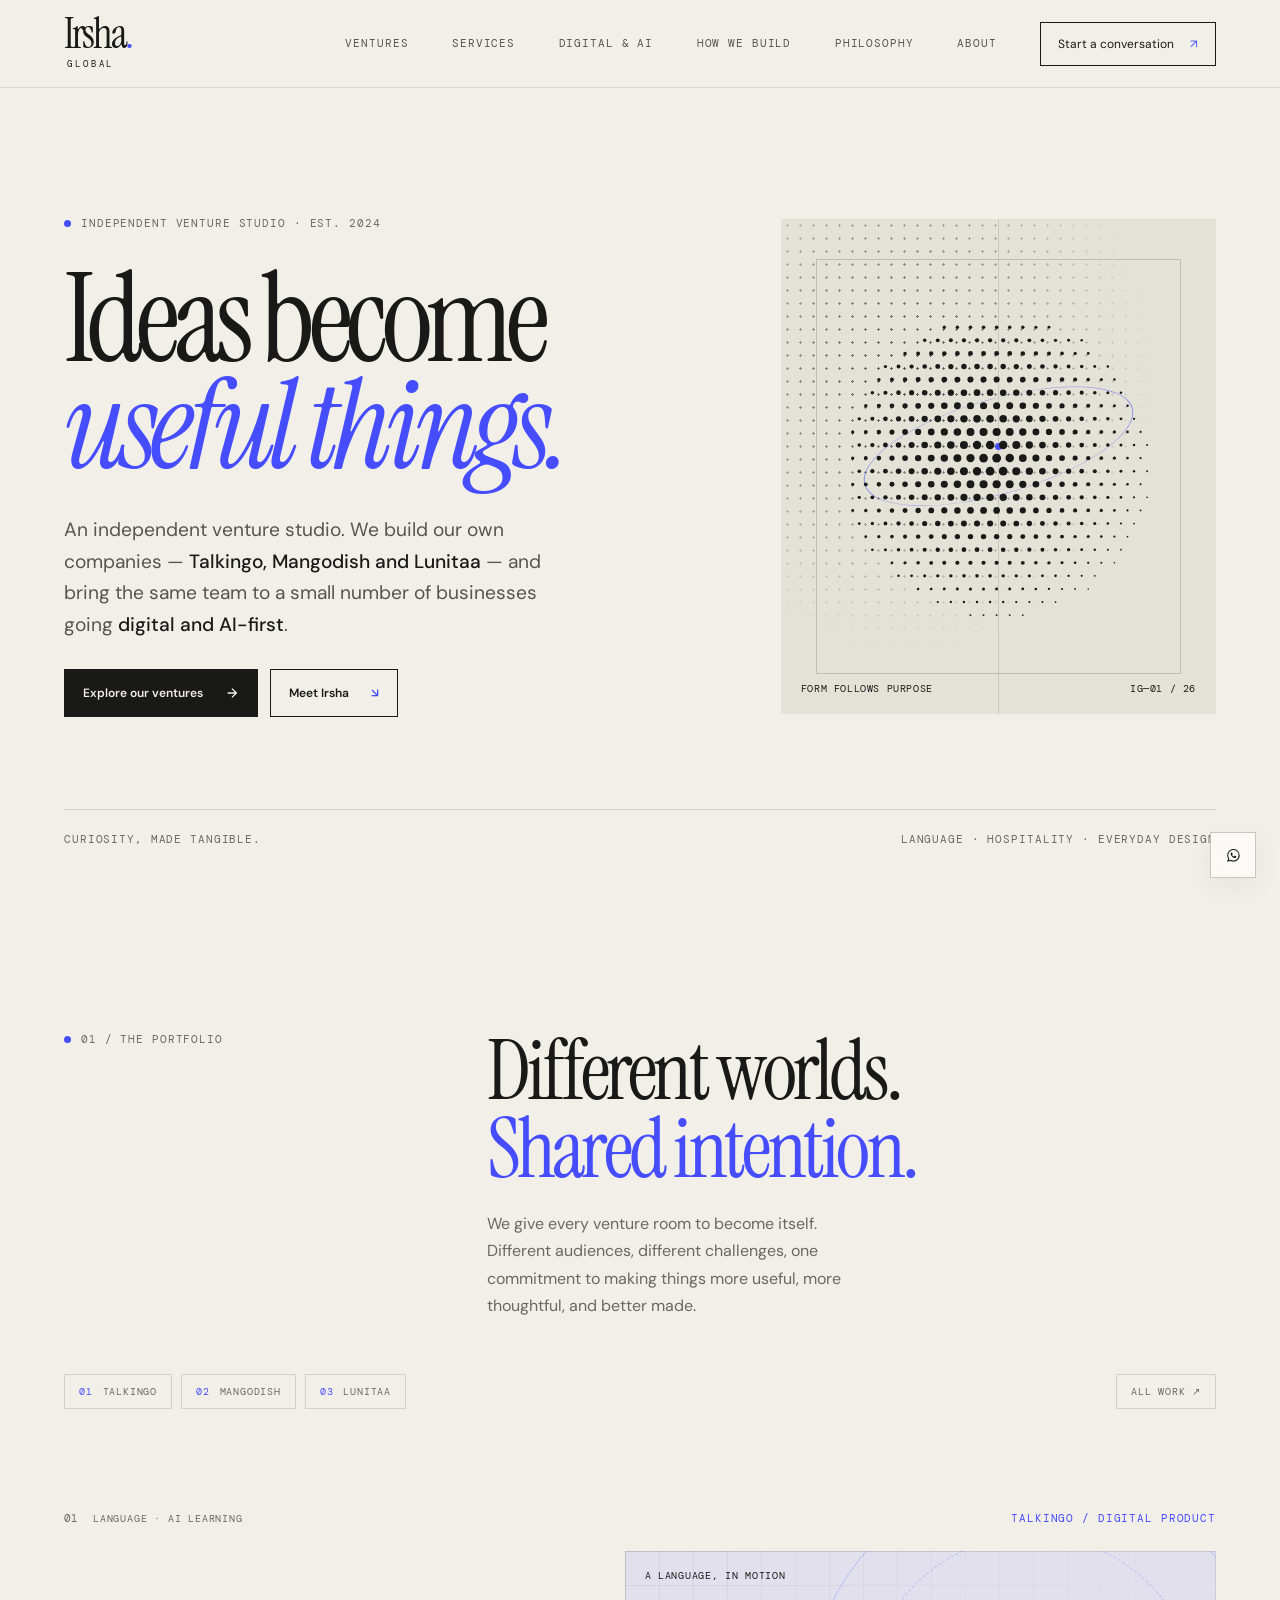
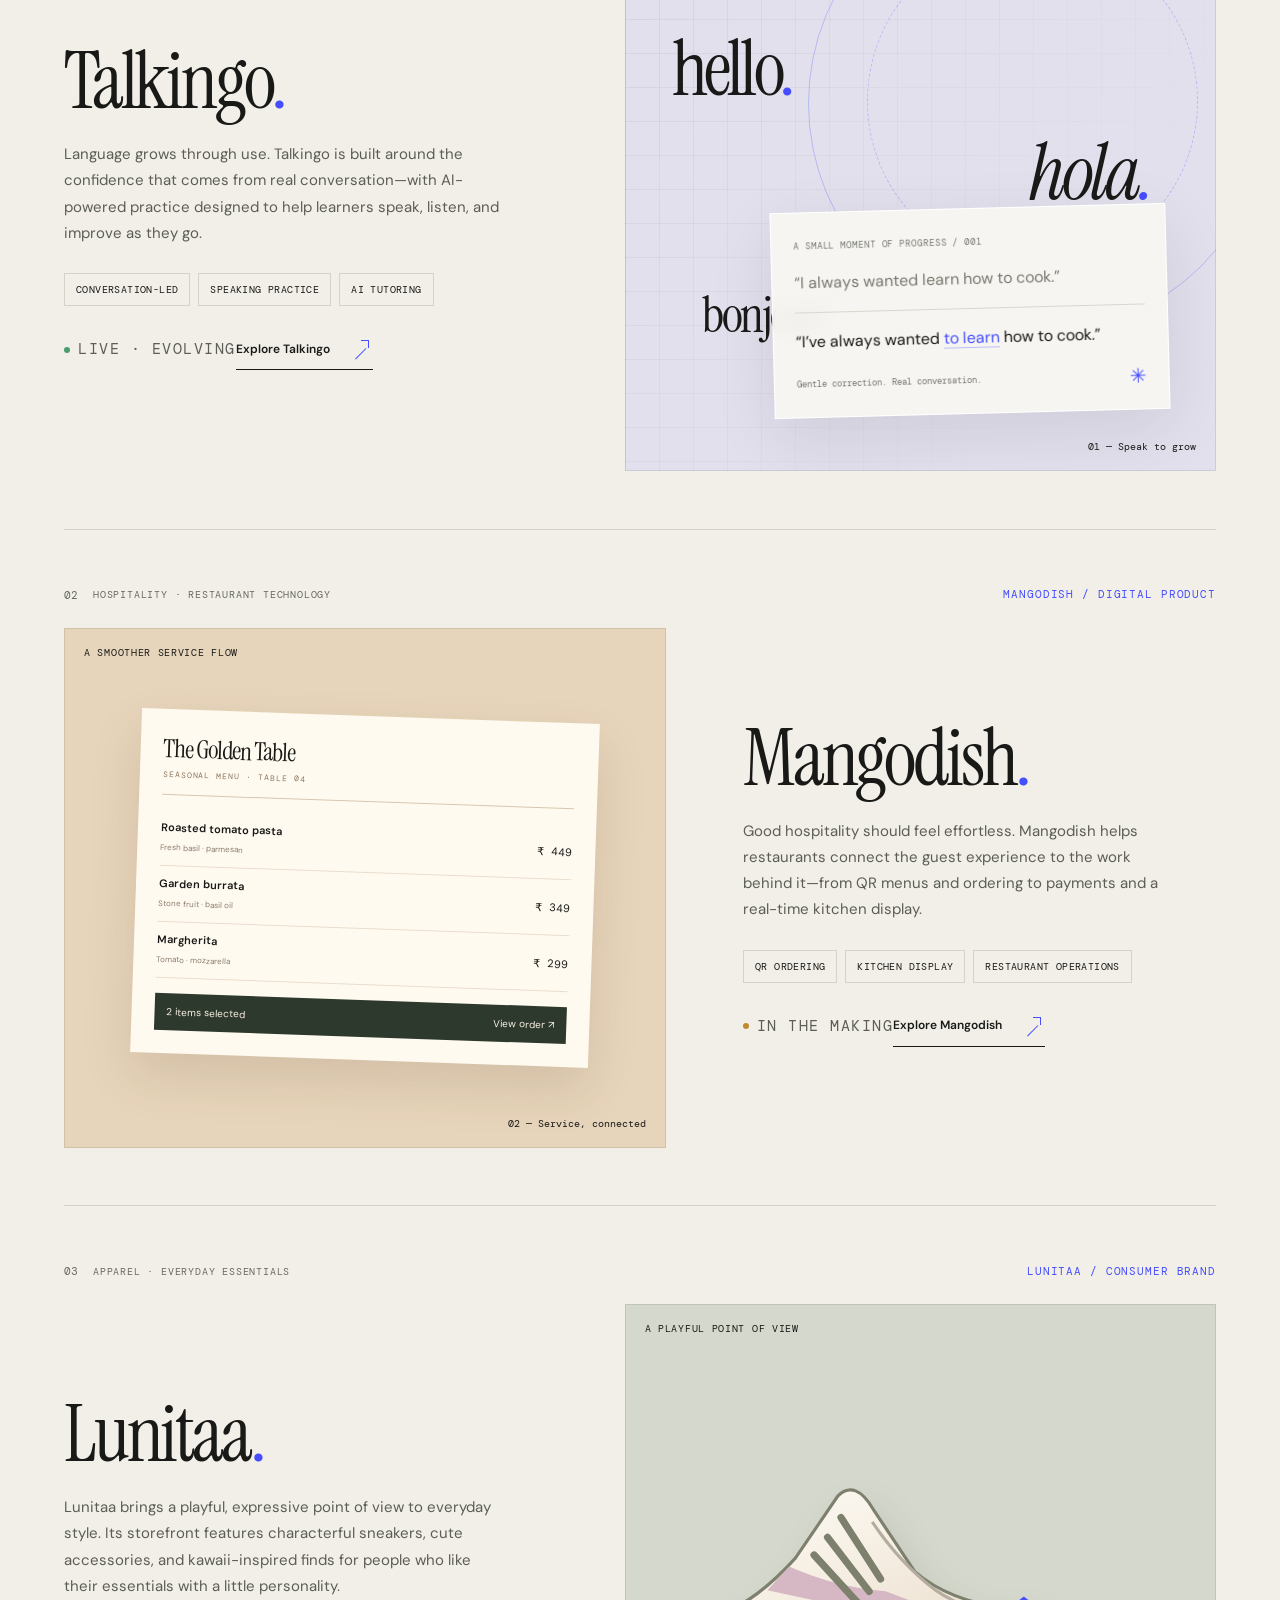
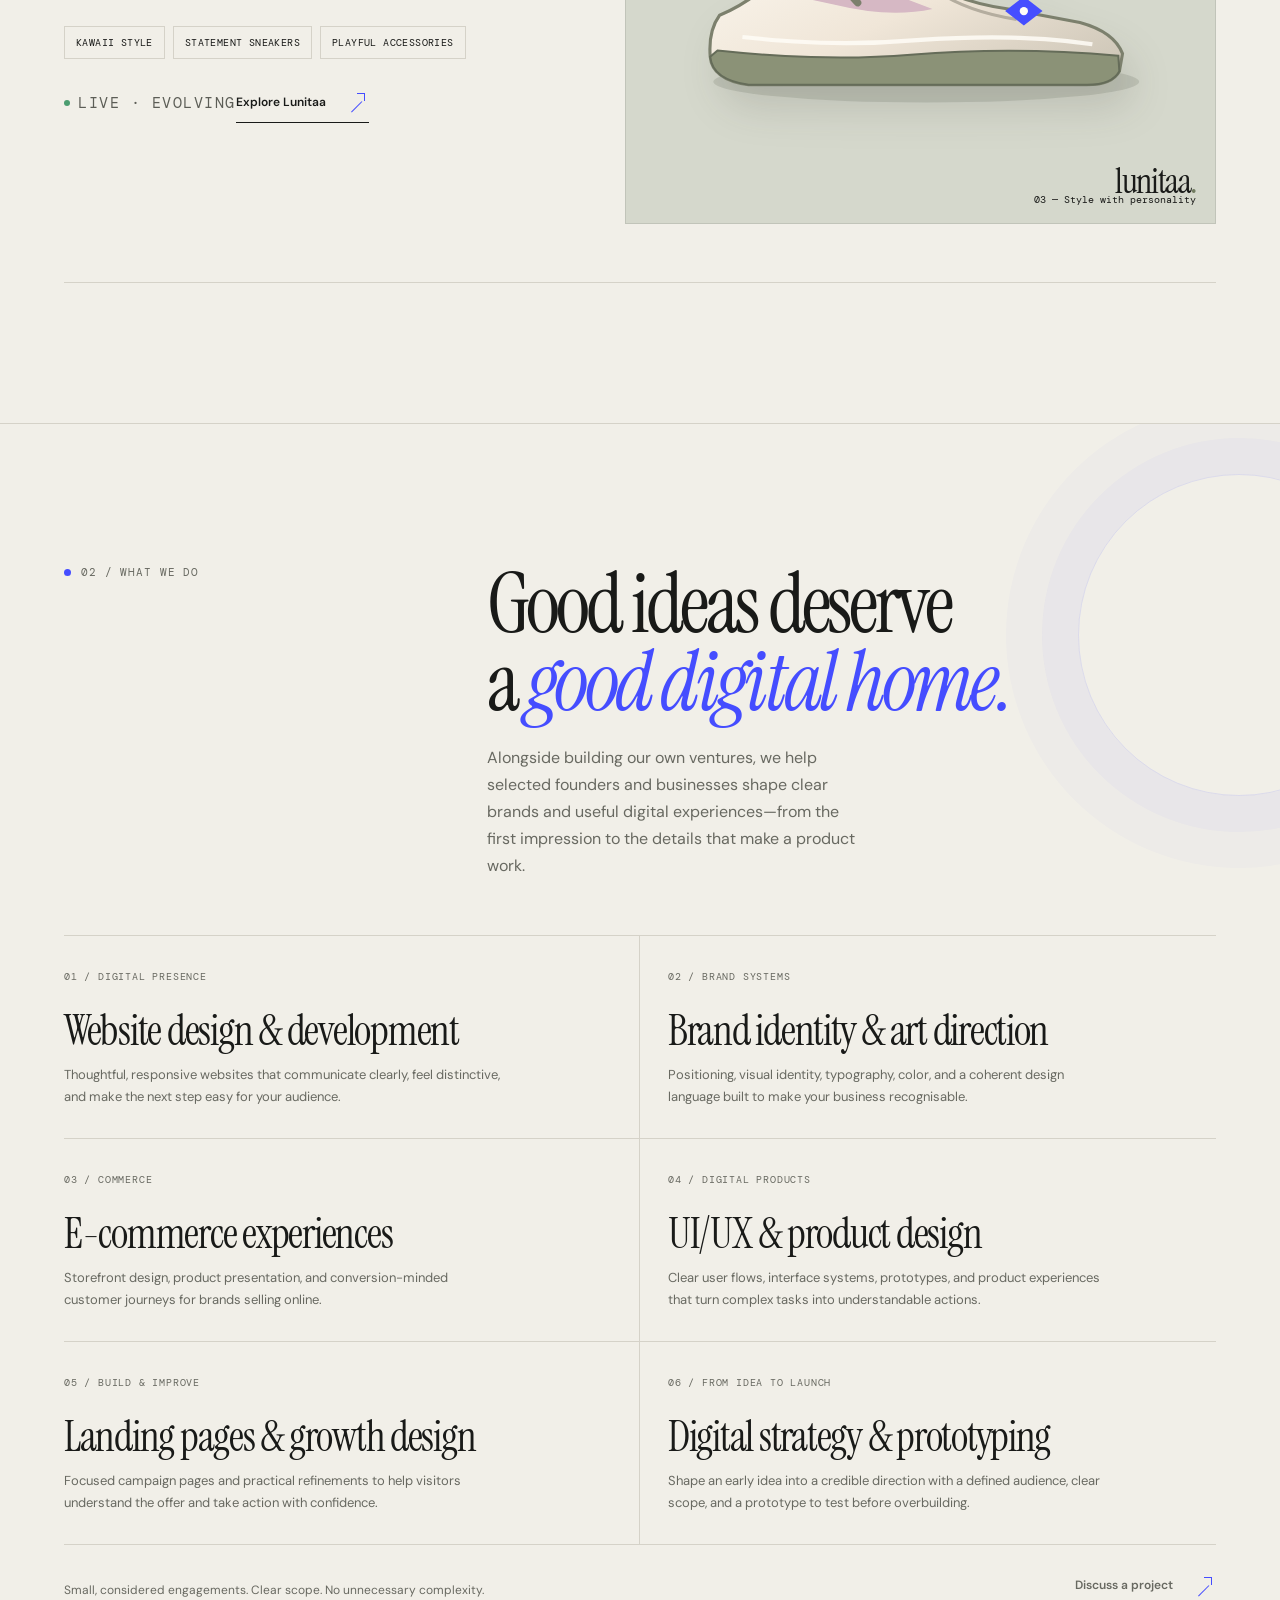
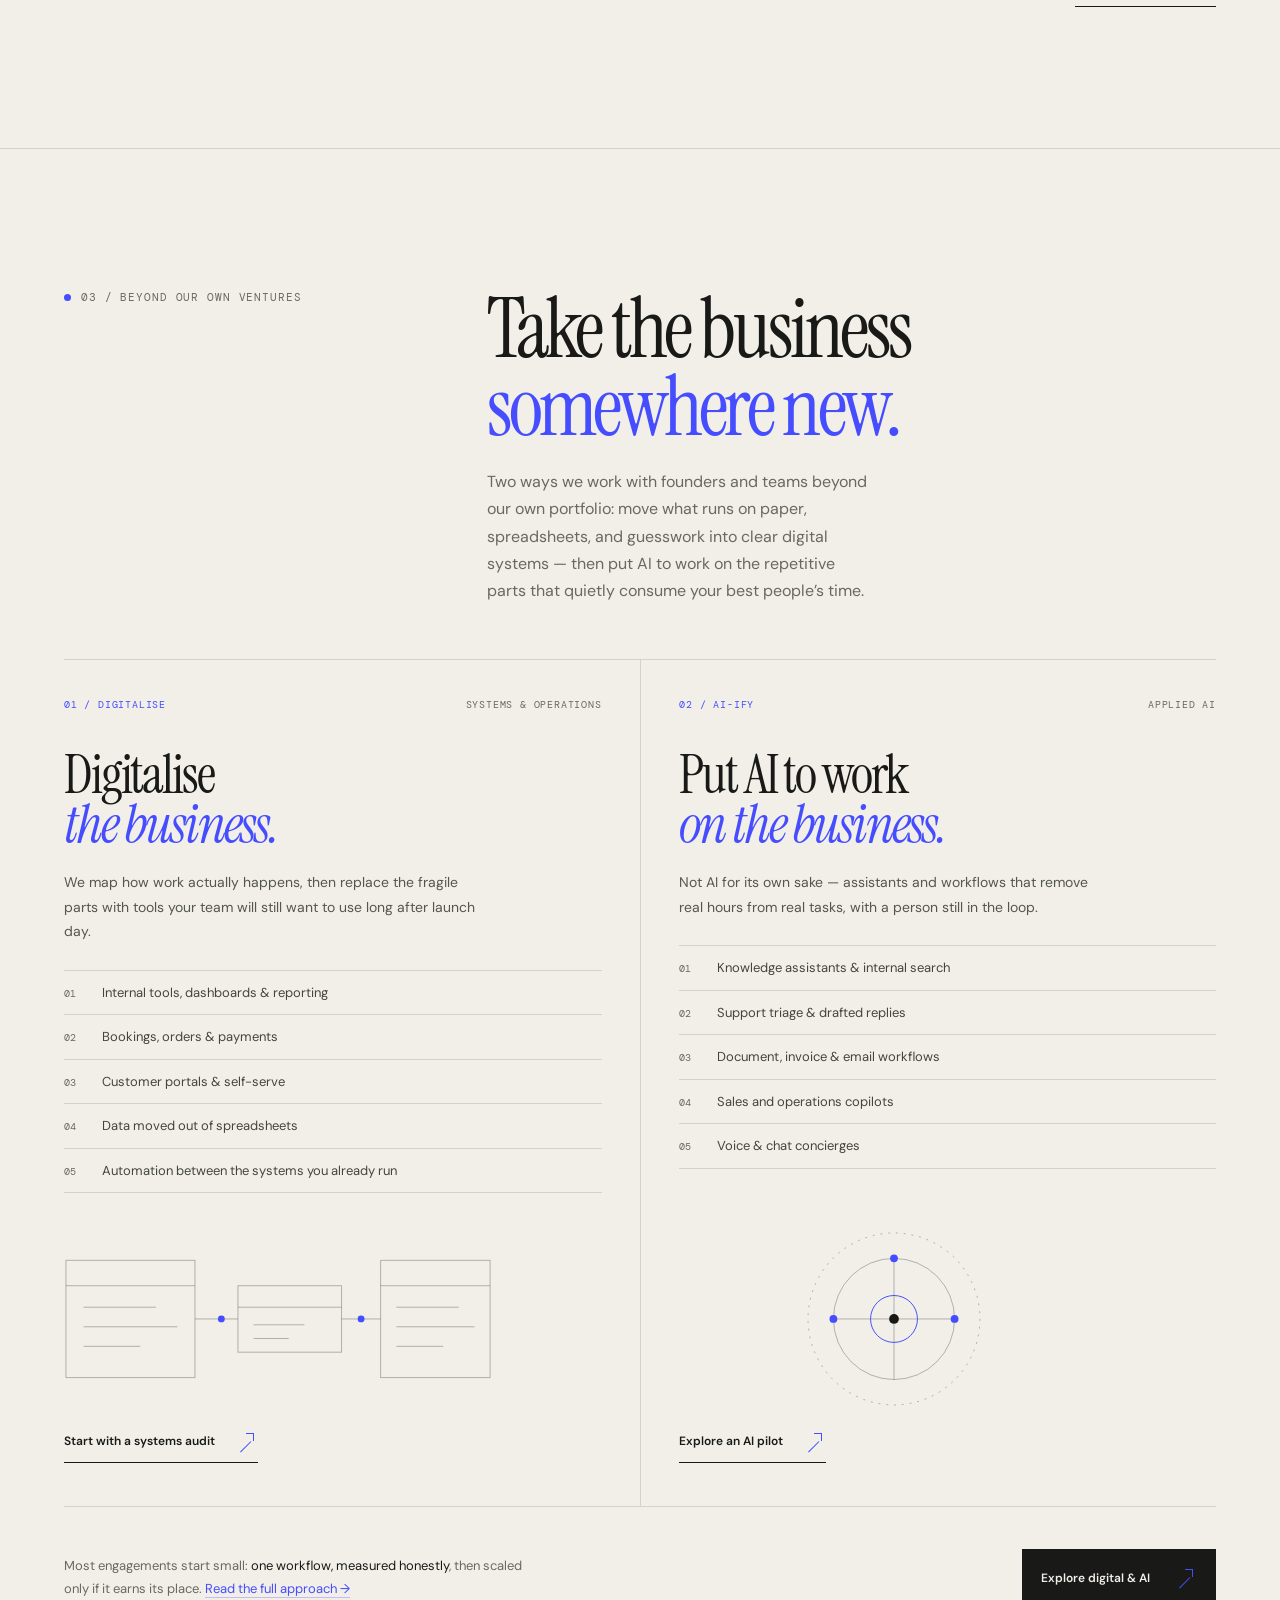
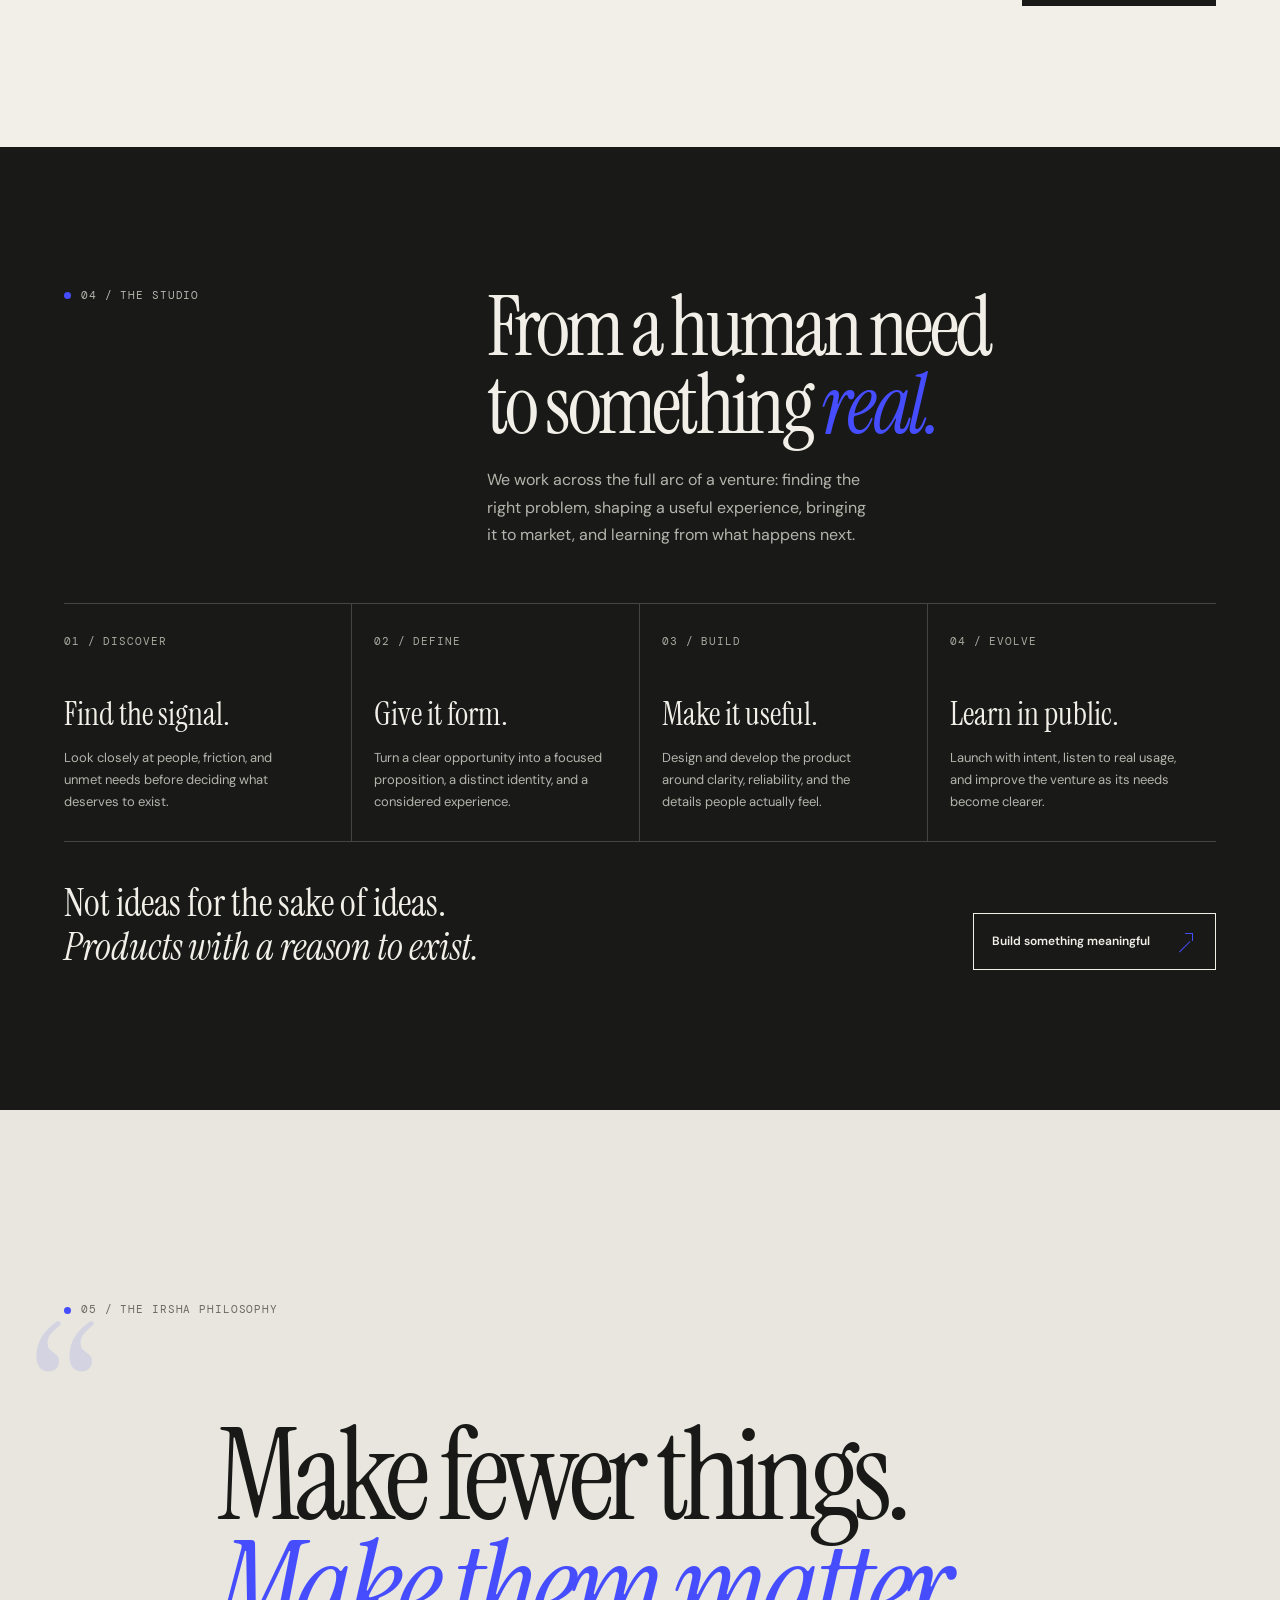
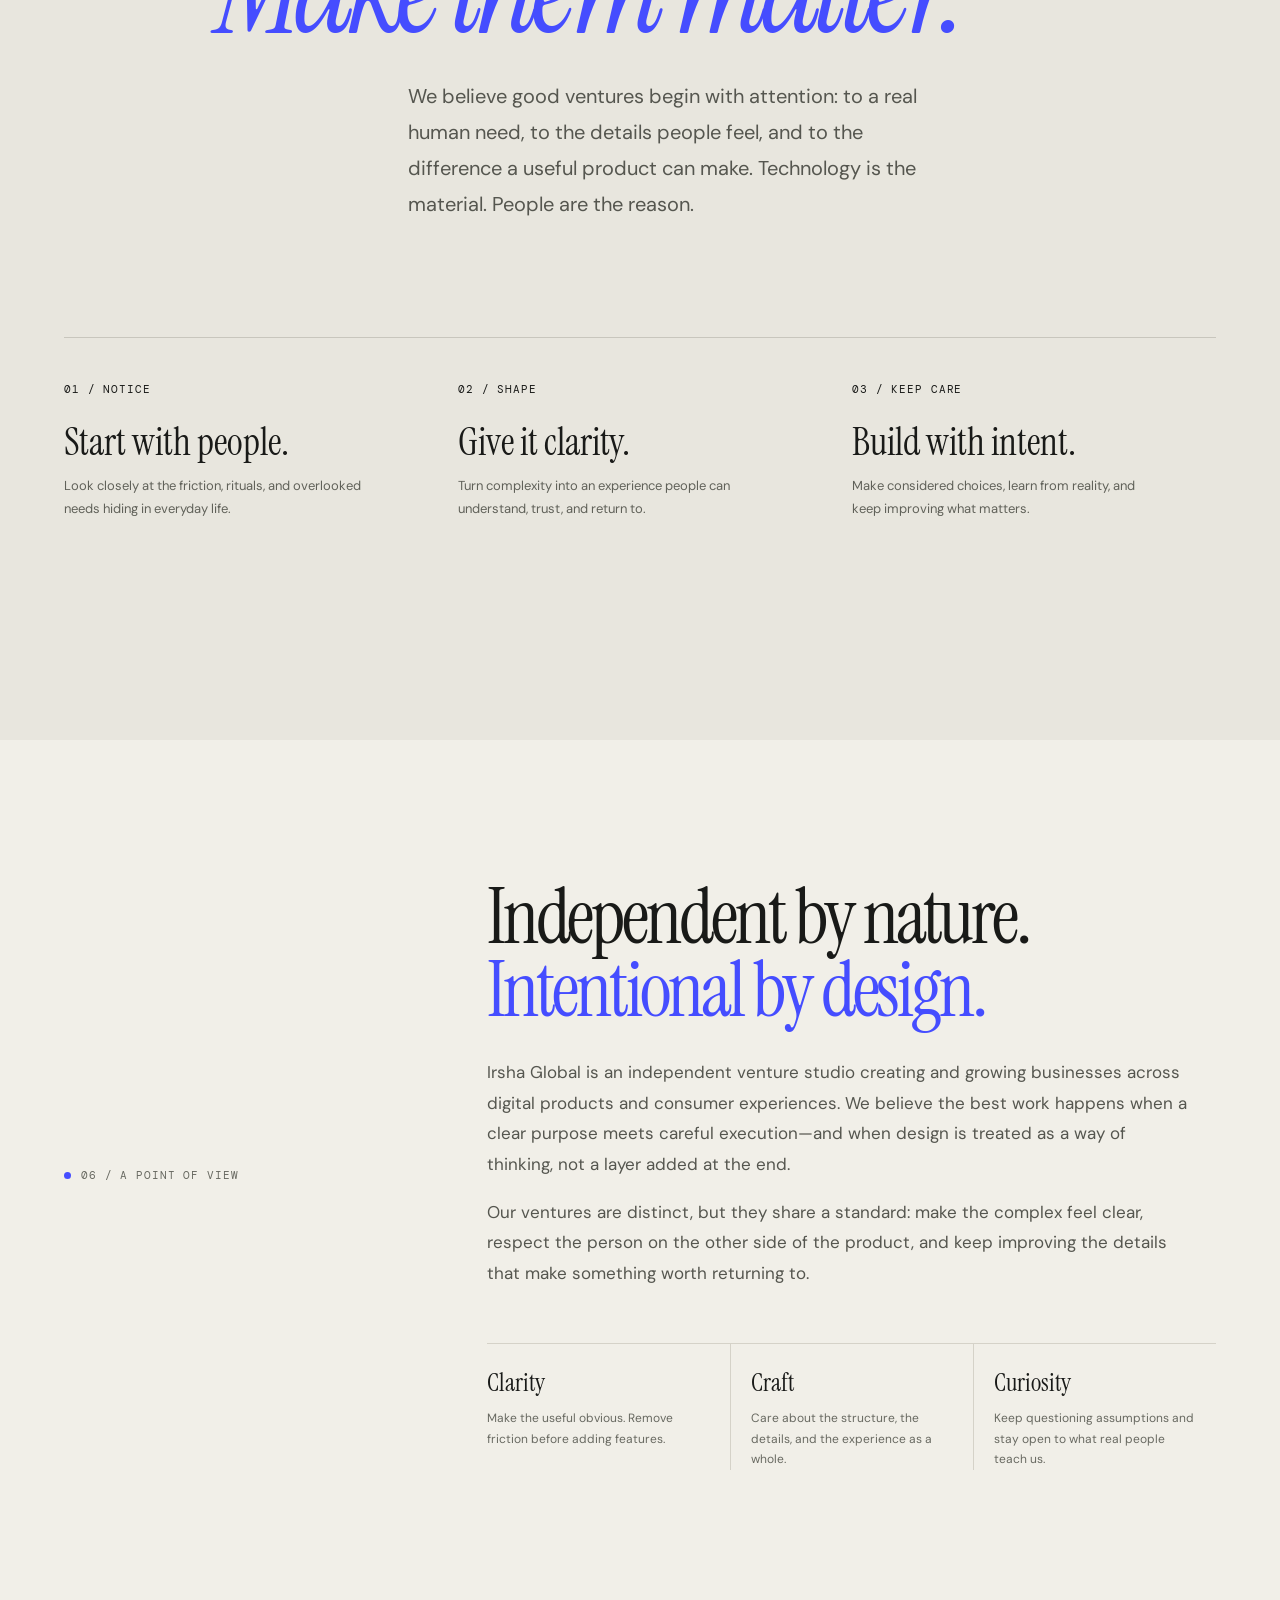
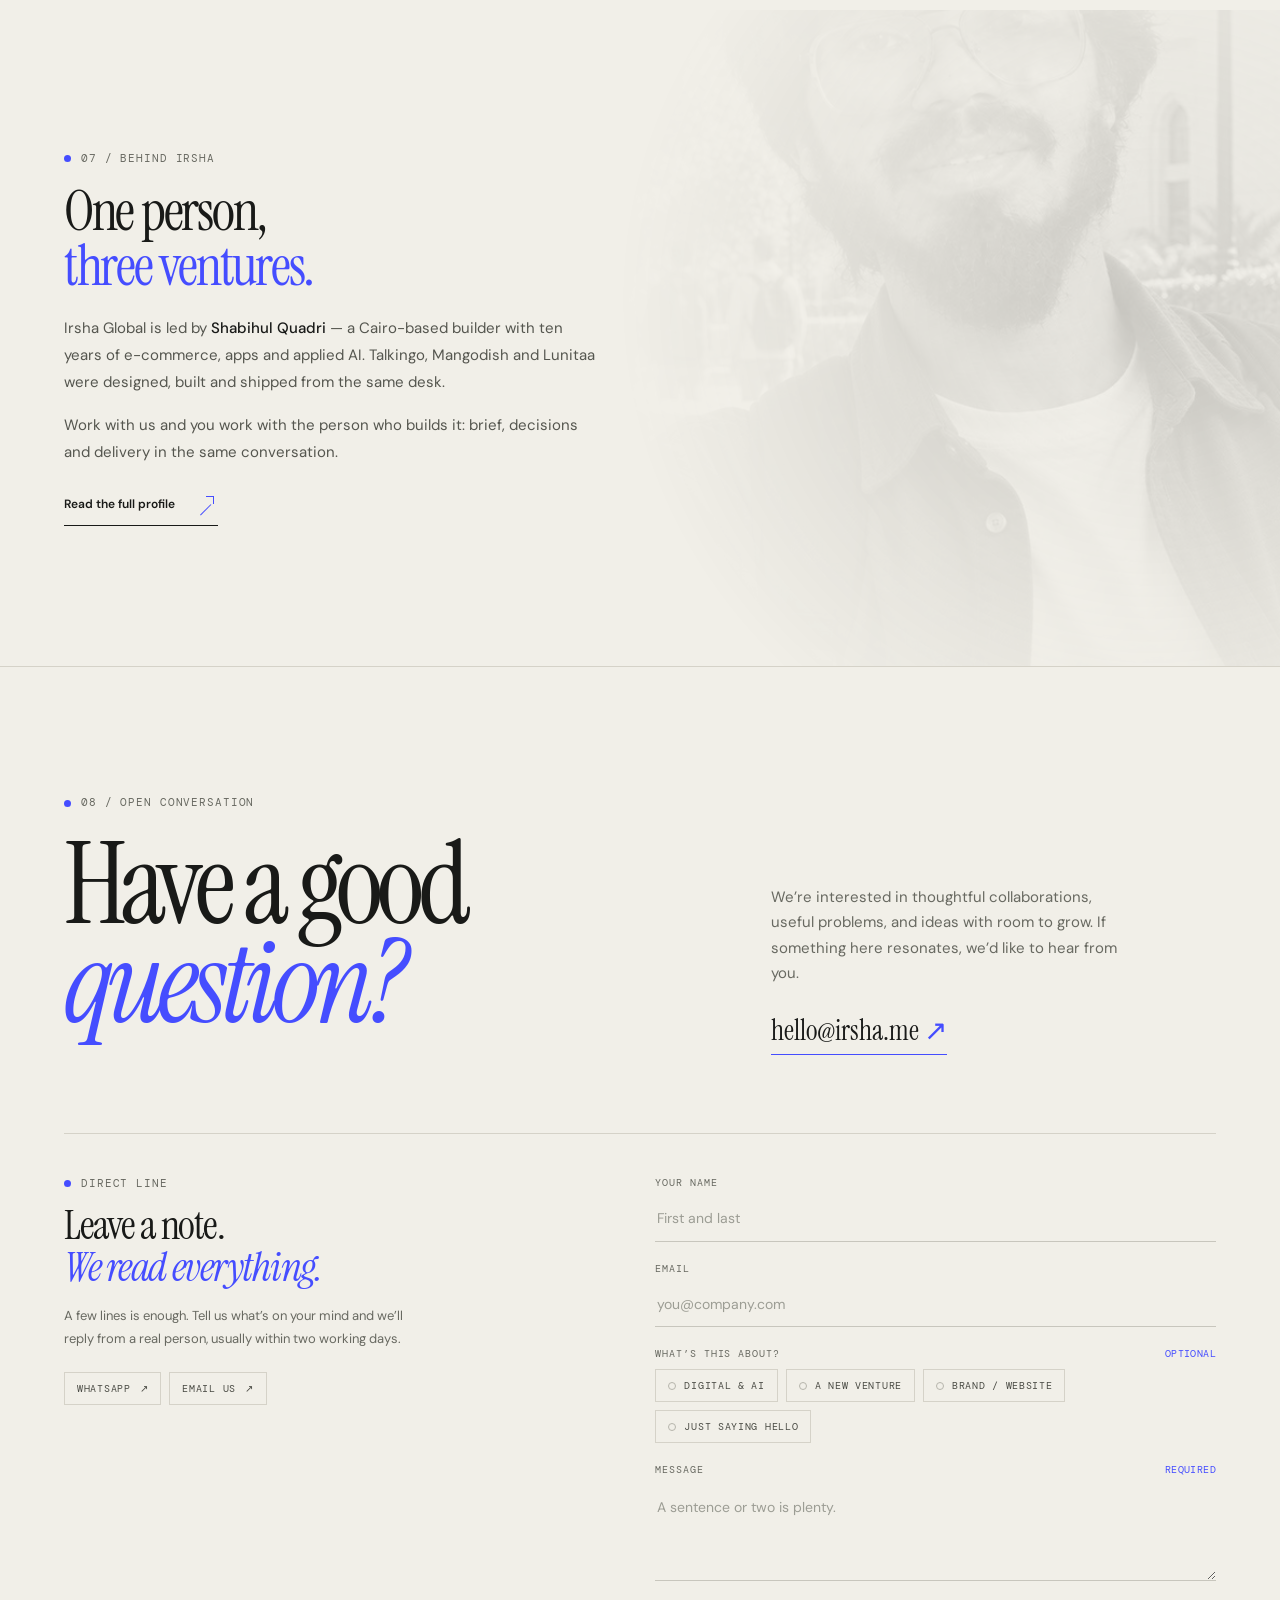
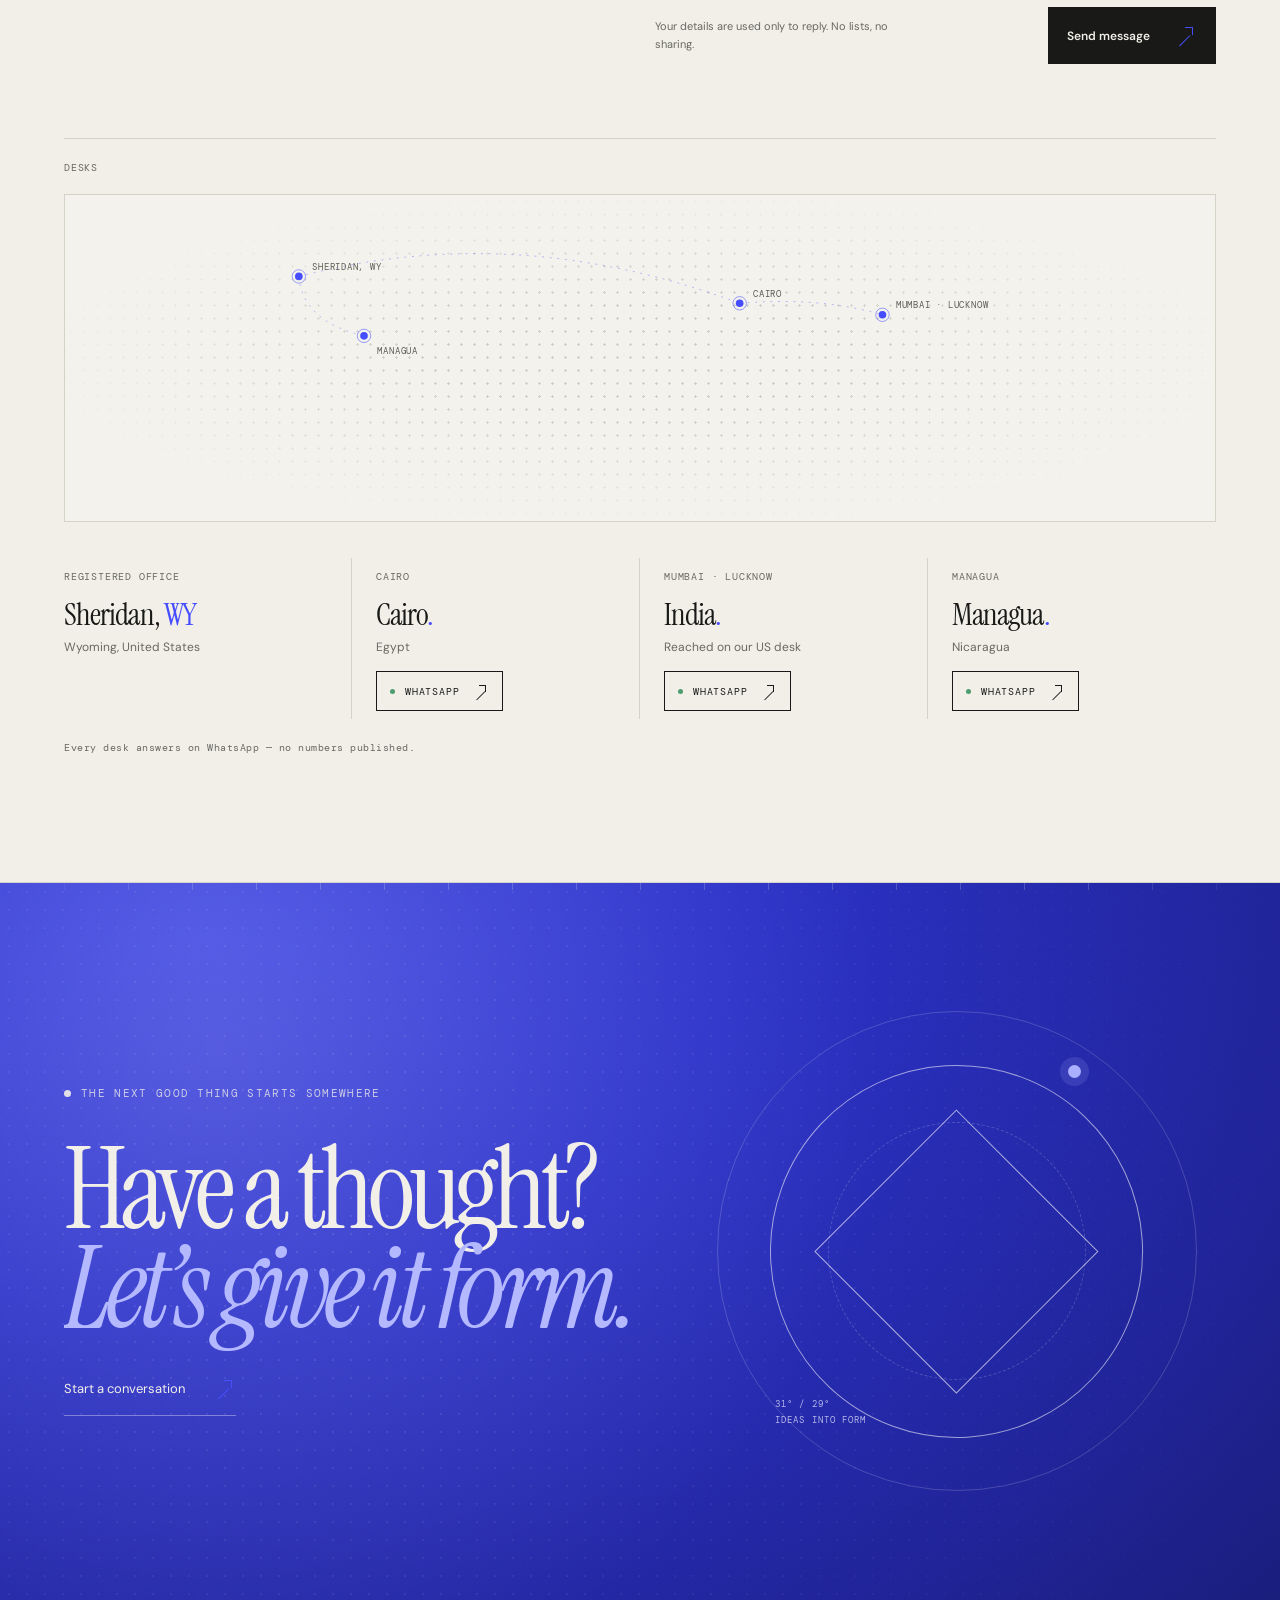
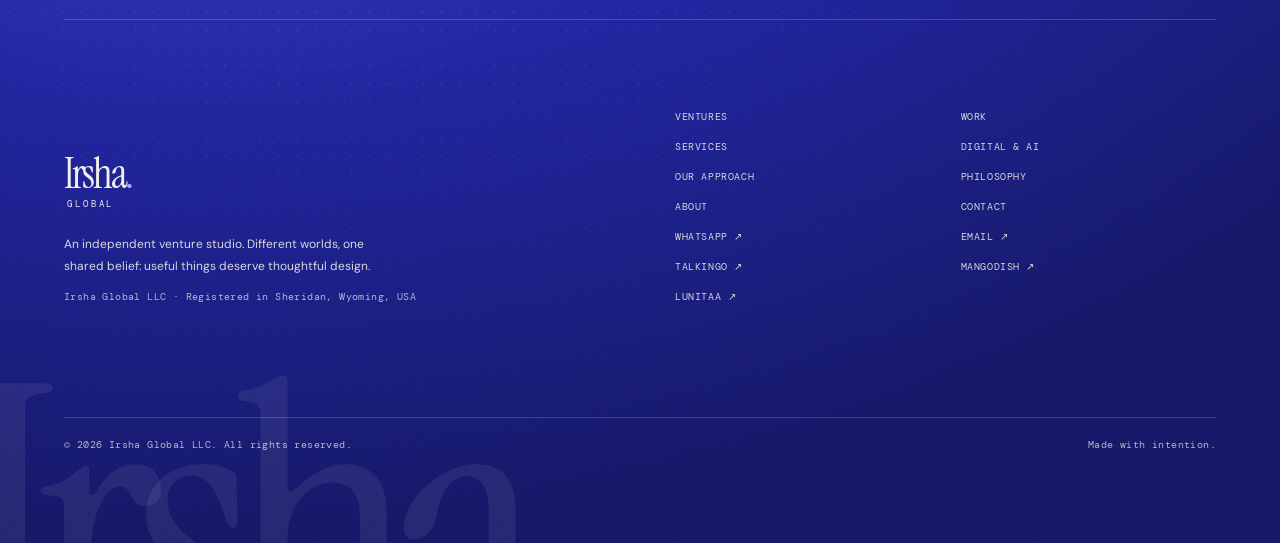
<file: index.html>
<!doctype html>
<html lang="en">
<head>
<meta charset="utf-8"><meta name="viewport" content="width=device-width,initial-scale=1">
<script>try{if(!matchMedia('(prefers-reduced-motion: reduce)').matches&&!sessionStorage.getItem('irshaIntro'))document.documentElement.classList.add('intro-ready')}catch(e){}</script>
<title>Irsha Global — Independent Venture Studio | Digital &amp; AI</title>
<meta name="description" content="Irsha Global is an independent venture studio building Talkingo, Mangodish and Lunitaa — and helping select businesses go digital and AI-first.">
<meta name="theme-color" content="#f1efe8">
<meta name="color-scheme" content="light">
<meta name="robots" content="index,follow,max-image-preview:large">
<meta name="author" content="Irsha Global">
<link rel="canonical" href="https://irsha.me/">
<link rel="icon" type="image/svg+xml" href="assets/favicon.svg">
<meta name="twitter:card" content="summary_large_image">
<meta name="twitter:title" content="Irsha Global — Independent Venture Studio">
<meta name="twitter:description" content="A studio for ideas that deserve to exist. We shape thoughtful ventures across learning, hospitality, and everyday design.">
<meta name="twitter:image" content="https://irsha.me/assets/og-image.png">
<meta name="twitter:image:alt" content="Irsha — independent venture studio. Ideas become useful things.">
<meta property="og:title" content="Irsha Global — Independent Venture Studio"><meta property="og:description" content="Ideas become useful things. Meet the ventures built by Irsha Global."><meta property="og:type" content="website"><meta property="og:url" content="https://irsha.me/"><meta property="og:site_name" content="Irsha Global"><meta property="og:locale" content="en_US"><meta property="og:image" content="https://irsha.me/assets/og-image.png"><meta property="og:image:type" content="image/png"><meta property="og:image:width" content="1200"><meta property="og:image:height" content="630"><meta property="og:image:alt" content="Irsha — independent venture studio. Ideas become useful things.">
<link rel="apple-touch-icon" href="assets/apple-touch-icon.png">
<link rel="preconnect" href="https://fonts.googleapis.com"><link rel="preconnect" href="https://fonts.gstatic.com" crossorigin>
<link href="https://fonts.googleapis.com/css2?family=DM+Mono:wght@400;500&family=DM+Sans:wght@400;500;600;700&family=Instrument+Serif:ital@0;1&display=swap" rel="stylesheet">
<style>
:root{--paper:#f1efe8;--ink:#191a18;--muted:#686961;--line:#d5d2c8;--concrete:#c8c6bd;--blue:#454dff;--white:#fbfaf6;--serif:'Instrument Serif',Georgia,serif;--sans:'DM Sans',Arial,sans-serif;--mono:'DM Mono',monospace;--gutter:clamp(22px,5vw,76px);--max:1440px}
*{box-sizing:border-box}html{scroll-behavior:smooth;scroll-padding-top:90px}body{margin:0;background:var(--paper);color:var(--ink);font-family:var(--sans);-webkit-font-smoothing:antialiased}a{color:inherit;text-decoration:none}button,a{-webkit-tap-highlight-color:transparent}::selection{background:var(--blue);color:white}.wrap{width:min(100%,var(--max));margin:auto;padding-inline:var(--gutter)}.mono,.eyebrow,.index,.nav-link,.meta{font:11px/1.4 var(--mono);letter-spacing:.08em;text-transform:uppercase}.eyebrow{color:var(--muted);display:flex;align-items:center;gap:10px}.eyebrow:before{content:'';width:7px;height:7px;background:var(--blue);display:inline-block;border-radius:50%}.accent{color:var(--blue)}
header{height:88px;position:sticky;top:0;z-index:20;background:rgba(241,239,232,.9);backdrop-filter:blur(16px);border-bottom:1px solid rgba(25,26,24,.12)}.nav{height:100%;display:flex;align-items:center;justify-content:space-between;gap:30px}.wordmark{display:inline-flex;flex-direction:column;line-height:.8}.wordmark-main{font:42px/.78 var(--serif);letter-spacing:-.055em}.wordmark-main .dot{color:var(--blue)}.wordmark-sub{font:9px/1 var(--mono);letter-spacing:.32em;margin:10px 0 0 3px}.nav-links{display:flex;align-items:center;gap:clamp(18px,3.4vw,48px)}.nav-link{color:#55564f;transition:color .2s}.nav-link:hover{color:var(--blue)}.nav-cta{border:1px solid var(--ink);padding:13px 17px;display:flex;gap:16px;align-items:center;font-size:12px;transition:background .2s,color .2s}.nav-cta:hover{background:var(--ink);color:var(--paper)}.menu-toggle{display:none;border:1px solid var(--line);background:transparent;padding:10px;font:11px var(--mono)}
.hero{min-height:calc(90vh - 88px);padding-block:clamp(70px,10vw,150px) 44px;display:grid;grid-template-columns:1.2fr .8fr;align-items:center;gap:5vw;position:relative}.hero-copy{position:relative;z-index:2}.hero-kicker{margin-bottom:35px}.hero h1{font:clamp(64px,9.7vw,148px)/.86 var(--serif);font-weight:400;letter-spacing:-.055em;margin:0;max-width:900px}.hero h1 em{font-weight:400;color:var(--blue)}.hero-lede{font-size:clamp(16px,1.5vw,20px);line-height:1.65;color:#55564f;max-width:510px;margin:34px 0 28px}.hero-lede strong{color:var(--ink);font-weight:500}.actions{display:flex;gap:12px;flex-wrap:wrap}.btn{display:inline-flex;align-items:center;justify-content:center;gap:22px;padding:15px 18px;font-size:12px;font-weight:600;border:1px solid var(--ink);transition:transform .2s,background .2s,color .2s}.btn:hover{transform:translateY(-2px)}.btn-dark{background:var(--ink);color:var(--paper)}.btn-dark:hover{background:var(--blue);border-color:var(--blue)}.btn-quiet:hover{background:var(--white)}.btn svg{width:14px;height:14px}.hero-art{min-height:440px;position:relative;display:flex;align-items:center;justify-content:center;overflow:hidden}.art-field{width:min(100%,490px);aspect-ratio: .88;position:relative;background:#e4e1d7;overflow:hidden}.art-field:before{content:'';position:absolute;inset:8%;border:1px solid rgba(25,26,24,.18);z-index:1;pointer-events:none}.art-field:after{content:'';position:absolute;left:50%;top:0;bottom:0;border-left:1px solid rgba(25,26,24,.13);z-index:1;pointer-events:none}.slab{display:none}.art-field .a-sphere{position:absolute;inset:0;z-index:2;display:grid;place-items:center}.art-field .a-sphere svg{width:82%;height:auto;display:block;transition:transform 1.2s cubic-bezier(.2,.7,.2,1);translate:var(--px,0px) var(--py,0px)}.art-field:hover .a-sphere svg{transform:scale(1.03)}.art-field .a-ring{position:absolute;left:50%;top:46%;width:64%;aspect-ratio:1;margin:-32% 0 0 -32%;border:1px solid #454dff8c;border-radius:50%;z-index:1;transform:rotate(-16deg) scaleY(.34)}.art-field .a-dot{position:absolute;left:50%;top:46%;width:7px;height:7px;margin:-3.5px;border-radius:50%;background:var(--blue);z-index:2;animation:aOrbit 7s ease-in-out infinite}@keyframes aOrbit{0%,100%{transform:translate(96px,-16px)}50%{transform:translate(104px,-24px)}}.orbit{position:absolute;width:76%;aspect-ratio:1;border:1px solid var(--blue);border-radius:50%;left:12%;top:12%;opacity:.85}.orbit:after{content:'';position:absolute;width:8px;height:8px;background:var(--blue);border-radius:50%;top:12%;left:14%}.art-note{position:absolute;bottom:19px;left:20px;right:20px;display:flex;justify-content:space-between;z-index:3}.art-note span{font:10px var(--mono);text-transform:uppercase;letter-spacing:.06em}.hero-foot{grid-column:1/-1;border-top:1px solid var(--line);padding-top:22px;margin-top:28px;display:flex;justify-content:space-between;gap:24px;color:var(--muted)}.hero-foot span:last-child{text-align:right}
.section{padding-block:clamp(82px,11vw,160px)}
.services{border-top:1px solid var(--line);position:relative;overflow:hidden}.services:after{content:"";position:absolute;right:-120px;top:50px;width:320px;height:320px;border:1px solid #454dff20;border-radius:50%;pointer-events:none;box-shadow:0 0 0 36px #454dff08,0 0 0 72px #454dff05}.service-grid{display:grid;grid-template-columns:repeat(2,minmax(0,1fr));border-top:1px solid var(--line);position:relative;z-index:1}.service-item{padding:28px 28px 30px 0;border-bottom:1px solid var(--line);min-height:190px;position:relative}.service-item:nth-child(odd){border-right:1px solid var(--line)}.service-item:nth-child(even){padding-left:28px}.service-item .service-no{font:10px var(--mono);letter-spacing:.08em;color:var(--muted)}.service-item h3{font:clamp(27px,3.4vw,42px)/1 var(--serif);font-weight:400;letter-spacing:-.03em;margin:25px 0 12px}.service-item p{font-size:13px;line-height:1.7;color:var(--muted);max-width:440px;margin:0}.service-foot{display:flex;align-items:center;justify-content:space-between;gap:24px;margin-top:28px;color:var(--muted);font-size:12px;line-height:1.7}.whatsapp-float{position:fixed;right:24px;bottom:22px;z-index:30;display:flex;align-items:center;gap:0;padding:12px;width:46px;height:46px;justify-content:center;overflow:hidden;border:1px solid #c8c6bd;background:rgba(251,250,246,.94);backdrop-filter:blur(12px);color:var(--ink);font-size:11px;letter-spacing:.01em;box-shadow:0 8px 28px #191a180d;transition:transform .2s,border-color .2s,background .2s,width .28s ease,padding .28s ease,gap .2s ease}.whatsapp-float:hover,.whatsapp-float:focus-visible{transform:translateY(-2px);border-color:#454dff;background:#fff;width:auto;padding:11px 15px;gap:10px}.whatsapp-float .wa-label{max-width:0;opacity:0;white-space:nowrap;overflow:hidden;transition:max-width .28s ease,opacity .18s ease}.whatsapp-float:hover .wa-label,.whatsapp-float:focus-visible .wa-label{max-width:120px;opacity:1}.whatsapp-float svg{width:17px;height:17px;flex:none}.whatsapp-float .wa-dot{display:none;width:6px;height:6px;background:#4b9d70;border-radius:50%;margin-left:1px}.whatsapp-float:hover .wa-dot,.whatsapp-float:focus-visible .wa-dot{display:block}
.section-head{display:grid;grid-template-columns:.7fr 1.3fr;gap:30px;align-items:start;margin-bottom:55px}.section-head h2{font:clamp(46px,6.5vw,92px)/.94 var(--serif);font-weight:400;letter-spacing:-.045em;margin:0;max-width:850px}.section-head p{color:var(--muted);line-height:1.7;max-width:380px;margin:22px 0 0}.portfolio{border-top:1px solid var(--line)}.venture{border-bottom:1px solid var(--line);padding-block:32px 40px}.venture-top{display:flex;justify-content:space-between;align-items:center;margin-bottom:25px}.venture-label{display:flex;gap:15px;align-items:center}.venture-index{font:11px var(--mono);color:var(--muted)}.venture-kind{font:10px var(--mono);letter-spacing:.08em;text-transform:uppercase;color:var(--muted)}.venture-content{display:grid;grid-template-columns:.9fr 1.1fr;gap:clamp(25px,6vw,90px);align-items:stretch}.venture-copy{padding:16px 0 12px}.venture h3{font:clamp(48px,6.6vw,90px)/.88 var(--serif);font-weight:400;letter-spacing:-.04em;margin:0 0 24px}.venture-copy p{font-size:15px;line-height:1.75;color:#5c5d56;max-width:440px;margin:0 0 22px}.venture-tags{display:flex;flex-wrap:wrap;gap:8px;margin:27px 0 30px}.tag{font:10px var(--mono);text-transform:uppercase;letter-spacing:.04em;border:1px solid var(--line);padding:9px 11px}.text-link{display:inline-flex;align-items:center;gap:18px;font-size:12px;font-weight:600;border-bottom:1px solid var(--ink);padding-bottom:8px}.text-link span{color:var(--blue);font-size:17px;transition:transform .2s}.text-link:hover span{transform:translate(3px,-3px)}
.visual{position:relative;min-height:400px;overflow:hidden;display:flex;align-items:center;justify-content:center}.visual:before{content:'';position:absolute;inset:0;border:1px solid #191a181a}.talkingo-visual{background:#d9d8e8}.talkingo-visual .circle{position:absolute;border:1px solid #454dff77;border-radius:50%;width:70%;aspect-ratio:1}.talkingo-visual .circle.c2{width:48%;border-color:#454dff;transform:translate(15px,15px)}.talkingo-visual .phone{z-index:2;width:210px;background:#f8f7f2;border:5px solid #23242b;border-radius:30px;padding:18px 13px 14px;box-shadow:0 28px 55px #191a1830;transform:rotate(-4deg);transition:transform .5s}.visual:hover .phone{transform:rotate(0) translateY(-5px)}.phone-top{display:flex;align-items:center;gap:7px;font-size:10px;font-weight:700;margin-bottom:18px}.avatar{width:24px;height:24px;border-radius:50%;background:var(--blue);color:white;display:grid;place-items:center;font-size:10px}.chat-bubble{font-size:9px;line-height:1.45;padding:10px;border-radius:10px;margin:9px 0;max-width:90%}.bubble-ai{background:#e9e7f6}.bubble-user{background:var(--blue);color:white;margin-left:auto}.correction{border:1px solid #c9c6ed;padding:9px;border-radius:9px;font-size:8px;line-height:1.5;margin-top:11px}.correction strong{color:var(--blue)}.phone-input{margin-top:18px;border:1px solid #dedde3;border-radius:18px;padding:8px;font-size:8px;color:#777}.visual-label{position:absolute;left:20px;top:18px;z-index:3;font:10px var(--mono);letter-spacing:.07em;text-transform:uppercase}.visual-number{position:absolute;right:20px;bottom:18px;z-index:3;font:10px var(--mono)}
.mango-visual{background:#e7d5bb}.menu-board{z-index:2;width:76%;max-width:500px;background:#fffaf0;box-shadow:0 22px 50px #56371f24;padding:23px;transform:rotate(2deg);transition:transform .5s}.visual:hover .menu-board{transform:rotate(0) translateY(-5px)}.menu-brand{font:25px var(--serif);letter-spacing:-.04em}.menu-sub{font:8px var(--mono);text-transform:uppercase;letter-spacing:.12em;color:#8b755c;margin-top:4px}.menu-rule{height:1px;background:#d8c7b0;margin:15px 0}.dish{display:grid;grid-template-columns:1fr auto;gap:8px;align-items:center;padding:10px 0;border-bottom:1px solid #e9ddcd}.dish b{display:block;font-size:11px;font-weight:600}.dish small{font-size:8px;color:#897c6c}.dish-price{font:11px var(--mono)}.order-bar{margin-top:15px;background:#2e392d;color:#f9f2e5;padding:12px;display:flex;justify-content:space-between;font-size:10px}
.lunitaa-visual{background:#d5d8cc}.shoe-illustration{width:92%;max-width:540px;z-index:2;filter:drop-shadow(10px 22px 18px #292a2220);transition:transform .5s}.shoe-illustration svg{display:block;width:100%;height:auto}.visual:hover .shoe-illustration{transform:translateY(-5px) rotate(-2deg)}.lunitaa-stamp{position:absolute;right:20px;bottom:20px;font:clamp(22px,3vw,35px) var(--serif);letter-spacing:-.04em}.lunitaa-stamp i{font-style:normal;color:#727c61}
.studio{background:var(--ink);color:var(--paper);position:relative;overflow:hidden}.studio .eyebrow{color:#b6b5ac}.studio .section-head p{color:#b5b4ac}.studio .section-head h2{max-width:760px}.studio-grid{display:grid;grid-template-columns:repeat(4,1fr);border-top:1px solid #ffffff30;border-bottom:1px solid #ffffff30}.studio-step{padding:25px 22px 28px 0;min-height:210px;border-right:1px solid #ffffff30}.studio-step:not(:first-child){padding-left:22px}.studio-step:last-child{border-right:0}.studio-step .index{color:#aaa99f}.studio-step h3{font:32px var(--serif);font-weight:400;margin:43px 0 12px}.studio-step p{font-size:13px;line-height:1.7;color:#b5b4ac;max-width:230px;margin:0}.studio-bottom{display:flex;justify-content:space-between;align-items:flex-end;gap:30px;margin-top:40px}.studio-bottom p{max-width:560px;font:clamp(25px,3vw,38px)/1.15 var(--serif);margin:0}.studio-bottom .btn{border-color:#f1efe8;white-space:nowrap}.studio-bottom .btn:hover{background:var(--paper);color:var(--ink)}
.about-grid{display:grid;grid-template-columns:.7fr 1.3fr;gap:30px}.about-copy{max-width:780px}.about-copy h2{font:clamp(44px,6vw,82px)/.95 var(--serif);font-weight:400;letter-spacing:-.04em;margin:0 0 30px}.about-copy p{font-size:17px;line-height:1.8;color:#55564f;max-width:700px}.principles{display:grid;grid-template-columns:repeat(3,1fr);gap:0;margin-top:55px;border-top:1px solid var(--line)}.principle{padding:22px 20px 0 0}.principle+.principle{border-left:1px solid var(--line);padding-left:20px}.principle h3{font:25px var(--serif);font-weight:400;margin:0 0 9px}.principle p{font-size:12px;line-height:1.7;color:var(--muted);margin:0}
.contact{padding-block:clamp(75px,10vw,130px);border-top:1px solid var(--line)}.contact-inner{display:grid;grid-template-columns:1.2fr .8fr;gap:40px;align-items:end}.contact h2{font:clamp(58px,9vw,126px)/.86 var(--serif);font-weight:400;letter-spacing:-.055em;margin:24px 0 30px}.contact h2 em{font-weight:400;color:var(--blue)}.contact-right{padding-bottom:8px}.contact-right p{color:var(--muted);font-size:15px;line-height:1.7;max-width:360px;margin:0 0 25px}.contact-email{display:inline-block;font:clamp(17px,2.5vw,28px) var(--serif);border-bottom:1px solid var(--blue);padding-bottom:5px}.contact-email:hover{color:var(--blue)}footer{border-top:1px solid var(--line);padding-block:25px 30px}.footer-row{display:flex;justify-content:space-between;align-items:flex-end;gap:20px}.footer-note{font-size:10px;line-height:1.7;color:var(--muted);max-width:420px;margin-top:16px}.footer-links{display:flex;gap:20px;flex-wrap:wrap}.footer-links a{font:10px var(--mono);text-transform:uppercase;letter-spacing:.06em;color:#cbcbc3}.footer-links a:hover{color:var(--blue)}.copyright{font:10px var(--mono);color:var(--muted);text-align:right;margin-top:25px}
.reveal{opacity:0;transform:translateY(20px);transition:opacity .75s ease,transform .75s cubic-bezier(.2,.7,.2,1)}.reveal.visible{opacity:1;transform:none}@media(prefers-reduced-motion:reduce){html{scroll-behavior:auto}*,*:before,*:after{animation:none!important;transition:none!important}.reveal{opacity:1;transform:none}}
@media(max-width:850px){.hero{grid-template-columns:1fr;gap:30px;min-height:auto;padding-top:80px}.hero-art{min-height:360px;grid-row:2}.art-field{width:min(78%,420px);aspect-ratio:1}.hero-foot{grid-row:3}.section-head,.about-grid{grid-template-columns:1fr;gap:20px}.section-head{margin-bottom:35px}.section-head p{margin-top:0}.venture-content{grid-template-columns:1fr}.venture-copy{order:1}.visual{order:0;min-height:380px}.venture h3{font-size:64px}.studio-grid{grid-template-columns:repeat(2,1fr)}.studio-step:nth-child(2){border-right:0}.studio-step:nth-child(n+3){border-top:1px solid #ffffff30;padding-top:25px}.studio-step:nth-child(3){padding-left:0}.studio-bottom{align-items:flex-start;flex-direction:column}.contact-inner{grid-template-columns:1fr}.contact-right{padding:0}.service-foot{align-items:flex-start;flex-direction:column}.nav-links{gap:15px}.nav-link{font-size:10px}}
@media(max-width:560px){header{height:76px}.wordmark-main{font-size:36px}.nav-links{display:none;position:absolute;left:0;right:0;top:75px;padding:24px var(--gutter) 28px;background:var(--paper);border-bottom:1px solid var(--line);align-items:stretch;flex-direction:column;gap:22px}.nav-links.open{display:flex}.nav-links .nav-cta{justify-content:space-between}.menu-toggle{display:block}.hero{padding-top:65px}.hero h1{font-size:clamp(61px,17vw,90px)}.hero-kicker{margin-bottom:26px}.hero-lede{font-size:15px;margin-top:26px}.hero-art{min-height:320px}.hero-foot{font-size:10px;line-height:1.5}.section{padding-block:75px}.section-head h2{font-size:52px}.venture-top{align-items:flex-start;gap:10px}.venture-kind{text-align:right;max-width:150px}.visual{min-height:320px}.venture h3{font-size:57px}.venture-copy p{font-size:14px}.studio-grid{grid-template-columns:1fr}.studio-step,.studio-step:not(:first-child),.studio-step:nth-child(3){border-right:0;border-top:1px solid #ffffff30;padding:20px 0;min-height:auto}.studio-step:first-child{border-top:0}.studio-step h3{margin:20px 0 8px}.studio-step p{max-width:400px}.principles{grid-template-columns:1fr}.principle,.principle+.principle{border-left:0;border-top:1px solid var(--line);padding:18px 0}.principle:first-child{border-top:0}.contact h2{font-size:68px}.service-grid{grid-template-columns:1fr}.service-item,.service-item:nth-child(even){padding:23px 0;min-height:auto;border-right:0}.service-item h3{margin-top:17px}.service-foot{gap:16px}.whatsapp-float,.whatsapp-float:hover,.whatsapp-float:focus-visible{right:14px;bottom:14px;padding:11px;width:46px;height:46px;justify-content:center;gap:0}.whatsapp-float .wa-label,.whatsapp-float .wa-dot{display:none}.footer-row{align-items:flex-start;flex-direction:column}.copyright{text-align:left}.footer-links{gap:15px}.nav-cta{padding:12px}}

/* Signature motion system */
@keyframes irshaPulse{0%,100%{opacity:1;transform:scale(1)}50%{opacity:.48;transform:scale(.82)}}
@keyframes irshaDrift{0%,100%{transform:translate3d(0,0,0)}50%{transform:translate3d(0,-7px,0)}}
@keyframes irshaSweep{from{transform:scaleX(0);transform-origin:left}to{transform:scaleX(1);transform-origin:left}}
.eyebrow:before{animation:irshaPulse 3.4s ease-in-out infinite}
.orbit{animation:irshaDrift 8s ease-in-out infinite}
.text-link span,.btn span{display:inline-block;transition:transform .28s cubic-bezier(.2,.7,.2,1)}
.text-link:hover span,.btn:hover span{transform:translate(4px,-3px)}
.reveal{opacity:0;transform:translateY(18px);transition:opacity .7s ease,transform .7s cubic-bezier(.2,.7,.2,1)}
.reveal.visible{opacity:1;transform:translateY(0)}
.venture{scroll-margin-top:100px}
.venture-top .index{color:var(--blue)}
.service-item{transition:background .3s,padding .3s}
.service-item:hover{background:#454dff08;padding-left:12px}
@media(prefers-reduced-motion:reduce){*,*::before,*::after{animation-duration:.01ms!important;animation-iteration-count:1!important;scroll-behavior:auto!important;transition-duration:.01ms!important}.reveal{opacity:1;transform:none}}

.reading-progress{position:fixed;top:0;left:0;height:2px;width:0;background:var(--blue);z-index:50;pointer-events:none;transition:width .08s linear}

/* Ventures: explicit vertical story. No scroll hijacking — every card is reachable by normal scroll. */
.venture-jump{display:flex;flex-wrap:wrap;gap:9px;margin:0 0 clamp(28px,4vw,44px)}
.venture-jump a{display:inline-flex;align-items:center;gap:10px;border:1px solid var(--line);padding:10px 14px;font:10px var(--mono);letter-spacing:.08em;text-transform:uppercase;color:var(--muted);transition:border-color .2s,color .2s,background .2s}
.venture-jump a:hover,.venture-jump a:focus-visible{border-color:var(--blue);color:var(--blue);background:#454dff08}
.venture-jump a b{font-weight:400;color:var(--blue)}
@media(min-width:1000px){
  .portfolio{border-top:0}
  .venture{padding-block:clamp(38px,4.5vw,58px)}
  .venture .visual{min-height:clamp(400px,42vw,520px)}
  .venture:nth-child(even) .venture-content{grid-template-columns:1.12fr .88fr}
  .venture:nth-child(even) .venture-copy{order:2}
  .venture:nth-child(even) .visual{order:1}
  .venture-content{align-items:center}
  .venture-copy{padding-top:22px}
  .venture h3{font-size:clamp(54px,6.2vw,86px)}
}


/* Irsha signature details: dot constellation, drawn arrow, and venture story affordances */
.art-field{isolation:isolate}
.dot-constellation{position:absolute;inset:0;z-index:0;pointer-events:none;opacity:.7;background-image:radial-gradient(circle,#191a18 1px,transparent 1.3px);background-size:13px 13px;mask-image:radial-gradient(ellipse at 28% 32%,#000 0%,transparent 58%);animation:constellationBreathe 9s ease-in-out infinite}
@keyframes constellationBreathe{0%,100%{opacity:.42;transform:translate3d(0,0,0)}50%{opacity:.78;transform:translate3d(3px,-3px,0)}}
.irsha-arrow{display:inline-flex;align-items:center;justify-content:center;width:25px;height:25px;position:relative;flex:none;color:var(--blue);transition:transform .28s cubic-bezier(.2,.7,.2,1)}
.irsha-arrow:before{content:'';position:absolute;width:15px;height:1px;background:currentColor;left:3px;top:12px;transform:rotate(-45deg);transform-origin:right center}
.irsha-arrow:after{content:'';position:absolute;width:7px;height:7px;border-top:1px solid currentColor;border-right:1px solid currentColor;right:4px;top:4px}
.text-link:hover .irsha-arrow,.btn:hover .irsha-arrow{transform:translate(3px,-3px)}
.venture .visual{transition:transform .55s cubic-bezier(.2,.7,.2,1),box-shadow .55s}
.venture:hover .visual{transform:translateY(-3px)}
.venture .visual:after{transition:opacity .35s}
.venture .venture-tags .tag{transition:border-color .25s,color .25s,background .25s}
.venture .venture-tags .tag:hover{border-color:var(--blue);color:var(--blue);background:#454dff08}



/* Final identity layer */
.philosophy{background:#e8e6de;padding-block:clamp(100px,15vw,210px);overflow:hidden}
.philosophy-inner{position:relative}
.philosophy-statement{max-width:1000px;margin:clamp(45px,8vw,110px) 0 clamp(60px,9vw,120px) auto;position:relative}
.philosophy-mark{position:absolute;left:-.8em;top:-.4em;font:clamp(100px,18vw,220px)/.8 var(--serif);color:#454dff20}
.philosophy-statement h2{font:clamp(58px,10vw,142px)/.88 var(--serif);letter-spacing:-.055em;font-weight:400;margin:0 0 32px;position:relative}
.philosophy-statement h2 em{color:var(--blue);font-weight:400}
.philosophy-statement>p{max-width:520px;font-size:clamp(16px,1.6vw,20px);line-height:1.8;color:#55564f;margin-left:clamp(0px,15vw,200px)}
.philosophy-rail{border-top:1px solid #c8c6bd;display:grid;grid-template-columns:repeat(3,1fr);gap:30px;padding-top:24px}
.philosophy-rail>div{padding:15px 0}
.philosophy-rail h3{font:clamp(25px,3vw,38px)/1 var(--serif);font-weight:400;margin:25px 0 12px}
.philosophy-rail p{font-size:13px;line-height:1.8;color:#606159;max-width:300px}
.footer-hero{min-height:clamp(420px,56vw,690px);display:grid;grid-template-columns:1.1fr .9fr;align-items:center;position:relative;border-bottom:1px solid #ffffff2a;padding-block:clamp(70px,10vw,140px);overflow:hidden}
.footer-hero h2{font:clamp(60px,9vw,124px)/.86 var(--serif);letter-spacing:-.055em;font-weight:400;margin:38px 0}
.footer-hero h2 em{font-weight:400;color:#a8adff}
.footer-big-link{display:inline-flex;align-items:center;gap:26px;border-bottom:1px solid #7778ff;padding:0 0 14px;font-size:13px}
.footer-art{position:relative;aspect-ratio:1;max-width:480px;width:100%;justify-self:center;border:1px solid #ffffff24;border-radius:50%;display:grid;place-items:center}
.footer-orbit{position:absolute;border:1px solid #ffffff30;border-radius:50%;aspect-ratio:1}
.orbit-a{width:78%;transform:rotate(-25deg);border-color:#7778ff88}
.orbit-b{width:54%;border-style:dashed;animation:orbitTurn 36s linear infinite}
.footer-cross{width:42%;height:42%;border:1px solid #7778ff;transform:rotate(45deg);position:absolute}
.footer-blue-point{width:13px;height:13px;background:#7778ff;border-radius:50%;position:absolute;top:11%;right:24%;box-shadow:0 0 0 8px #7778ff1a}
.footer-coordinate{position:absolute;bottom:13%;left:12%;font:9px/1.8 var(--mono);letter-spacing:.12em;color:#b8b8b1}
@keyframes orbitTurn{to{transform:rotate(360deg)}}
footer{background:#191a18;color:#f1efe8;padding:0 0 92px;overflow:hidden}
footer .wrap{max-width:1500px}
.footer-row{padding-block:clamp(50px,7vw,90px);display:grid;grid-template-columns:1fr 1fr;gap:70px}
.footer-note{font-size:12px;line-height:1.8;color:#a9aaa2;max-width:330px;margin-top:25px}
.footer-links{display:grid;grid-template-columns:repeat(2,minmax(0,1fr));align-content:start;gap:17px 30px;font-size:12px;color:#d5d5ce}
.footer-links a{transition:color .2s,transform .2s}
.footer-links a:hover{color:#a8adff;transform:translateX(3px)}
.copyright{border-top:1px solid #ffffff2a;padding-top:20px;display:flex;justify-content:space-between;gap:20px;color:#92938b;font:10px var(--mono);letter-spacing:.04em}
.irsha-cursor{position:fixed;left:-12px;top:-12px;width:24px;height:24px;z-index:1000;pointer-events:none;opacity:0;mix-blend-mode:difference;transition:opacity .2s,width .2s,height .2s}
.irsha-cursor.is-visible{opacity:1}
.irsha-cursor span{display:block;width:100%;height:100%;border:1px solid #fff;border-radius:50%;position:relative;transition:transform .25s,background .25s}
.irsha-cursor span:after{content:'';position:absolute;width:4px;height:4px;background:#fff;border-radius:50%;left:50%;top:50%;transform:translate(-50%,-50%)}
.irsha-cursor.is-hover span{transform:scale(1.55);background:#ffffff1f}
.irsha-cursor.is-down span{transform:scale(.75);background:#ffffff33}
@media(pointer:fine){body{cursor:none}a,button{cursor:none}input,textarea{cursor:text}}
.talkingo-art{background:#e2e0ed!important;overflow:hidden;isolation:isolate}
.talkingo-art-grid{position:absolute;inset:0;background-image:linear-gradient(#191a1810 1px,transparent 1px),linear-gradient(90deg,#191a1810 1px,transparent 1px);background-size:34px 34px;mask-image:linear-gradient(120deg,#000,transparent 80%)}
.talkingo-orbit{position:absolute;border:1px solid #454dff45;border-radius:50%;aspect-ratio:1}
.talkingo-art .orbit-one{width:78%;right:-9%;top:-15%}
.talkingo-art .orbit-two{width:56%;right:3%;top:-3%;border-style:dashed;animation:orbitTurn 50s linear infinite}
.talkingo-word{position:absolute;font:clamp(42px,6vw,80px)/.8 var(--serif);letter-spacing:-.05em;color:#191a18}
.talkingo-word span{color:var(--blue)}
.word-hello{left:8%;top:17%}.word-hola{right:11%;top:37%;font-style:italic}.word-bonjour{left:13%;bottom:26%;font-size:clamp(30px,4vw,56px)}
.talkingo-dialogue{position:absolute;left:25%;right:8%;bottom:11%;padding:20px 22px;background:#f8f7f2ed;backdrop-filter:blur(10px);border:1px solid #ffffff;box-shadow:0 20px 60px #191a1818;transform:rotate(-1.5deg);z-index:2}
.dialogue-label{font:9px var(--mono);letter-spacing:.1em;color:#74756e}
.dialogue-user,.dialogue-corrected{font:clamp(12px,1.3vw,16px)/1.5 var(--sans);margin:17px 0}
.dialogue-user{color:#77786f}
.dialogue-corrected em{font-style:normal;color:var(--blue);text-decoration:underline;text-decoration-color:#454dff55;text-underline-offset:4px}
.dialogue-rule{height:1px;background:#d8d6cd}
.dialogue-foot{display:flex;justify-content:space-between;align-items:center;color:#74756e;font:9px var(--mono);gap:10px}
.dialogue-spark{font-size:20px;color:var(--blue)}
@media(max-width:999px){.philosophy-rail{grid-template-columns:1fr;gap:10px}.philosophy-rail>div{border-bottom:1px solid #c8c6bd}.footer-hero{grid-template-columns:1fr}.footer-art{width:min(78%,350px);margin-top:45px}.footer-row{grid-template-columns:1fr;gap:40px}}
@media(max-width:640px){.footer-hero h2{font-size:clamp(54px,16vw,82px)}.copyright{flex-direction:column}.talkingo-dialogue{left:12%;right:6%;bottom:9%;padding:14px}.word-hello{top:13%}.word-hola{top:31%}.word-bonjour{bottom:30%}}
@media(pointer:coarse), (prefers-reduced-motion:reduce){.irsha-cursor{display:none}body,a,button{cursor:auto}}

/* Navigation state + keyboard focus */
.nav-link{position:relative}
.nav-link.is-active{color:var(--blue)}
.nav-link.is-active:after{content:'';position:absolute;left:0;right:0;bottom:-7px;height:1px;background:var(--blue)}
a:focus-visible,button:focus-visible{outline:2px solid var(--blue);outline-offset:3px}
footer a:focus-visible,.studio a:focus-visible{outline-color:#a8adff}

/* Digital & AI: the business-facing half of the studio */
.transform{position:relative;border-top:1px solid var(--line)}
.tracks{display:grid;grid-template-columns:repeat(2,minmax(0,1fr));border-top:1px solid var(--line);border-bottom:1px solid var(--line)}
.track{display:flex;flex-direction:column;padding:clamp(26px,3vw,38px) clamp(22px,3vw,40px) clamp(30px,3.4vw,44px) 0}
.track+.track{border-left:1px solid var(--line);padding-left:clamp(22px,3vw,40px);padding-right:0}
.track-head{display:flex;align-items:center;justify-content:space-between;gap:14px;margin-bottom:clamp(26px,3.4vw,40px)}
.track-no{font:10px var(--mono);letter-spacing:.08em;color:var(--blue)}
.track-tag{font:10px var(--mono);letter-spacing:.08em;text-transform:uppercase;color:var(--muted);text-align:right}
.track h3{font:clamp(36px,4.2vw,60px)/.92 var(--serif);font-weight:400;letter-spacing:-.04em;margin:0 0 20px}
.track h3 em{font-style:italic;color:var(--blue);font-weight:400}
.track>p{font-size:14px;line-height:1.75;color:#55564f;max-width:430px;margin:0 0 26px}
.track-list{list-style:none;margin:0;padding:0;border-top:1px solid var(--line)}
.track-list li{display:grid;grid-template-columns:30px 1fr;gap:8px;align-items:baseline;padding:12px 0;border-bottom:1px solid var(--line);font-size:13px;line-height:1.5;color:#44453f}
.track-list li span{font:10px var(--mono);color:var(--muted)}
.track-art{margin-top:auto;padding-top:clamp(26px,3.4vw,38px)}
.track-art svg{display:block;width:100%;max-width:430px;height:auto}
.track-link{margin-top:22px;align-self:flex-start}
.track-foot{display:flex;align-items:center;justify-content:space-between;gap:24px;flex-wrap:wrap;margin-top:clamp(28px,3.6vw,42px)}
.track-foot p{font-size:13px;line-height:1.75;color:var(--muted);margin:0;max-width:460px}
.track-foot p em{font-style:normal;color:var(--ink)}
.track-more{color:var(--blue);border-bottom:1px solid #454dff4d;white-space:nowrap;transition:border-color .2s,color .2s}
.track-more:hover{color:var(--ink);border-color:var(--ink)}
@media(max-width:900px){.tracks{grid-template-columns:1fr}.track{padding-right:0}.track+.track{border-left:0;border-top:1px solid var(--line);padding-left:0}.track-art svg{max-width:100%}}

.skip-link{position:absolute;left:-9999px;top:0;z-index:60;background:var(--ink);color:var(--paper);padding:12px 18px;font:11px var(--mono);letter-spacing:.06em;text-transform:uppercase}
.skip-link:focus{left:12px;top:12px}
@media(max-width:560px){footer{padding-bottom:48px}.venture-top{flex-direction:column;align-items:flex-start;gap:12px;margin-bottom:20px}.venture-kind{text-align:left;max-width:none}.venture-top .index{font-size:9px}}

/* Opening ignition: one short beat on first visit, then the page is already there */
.intro{position:fixed;inset:0;z-index:9999;display:none;place-items:center;overflow:hidden;background:var(--paper)}
html.intro-ready .intro{display:grid;animation:introLift .35s cubic-bezier(.4,0,.2,1) .9s forwards}
.intro-burst{position:absolute;left:50%;top:50%;width:36px;height:36px;margin:-18px;border-radius:50%;background:radial-gradient(circle,#454dff55 0%,#454dff1f 45%,transparent 72%);filter:blur(9px);opacity:0;transform:scale(.2);animation:introBurst .8s cubic-bezier(.2,.7,.2,1) .28s forwards}
.intro-ring{position:absolute;left:50%;top:50%;width:92px;height:92px;margin:-46px;border:1px solid #454dff;border-radius:50%;opacity:0;transform:scale(.35);animation:introRing .85s cubic-bezier(.16,.8,.2,1) .3s forwards}
.intro-ring:after{content:'';position:absolute;inset:-34%;border:1px solid #454dff59;border-radius:50%;animation:introRing .95s cubic-bezier(.16,.8,.2,1) .42s forwards}
.intro-word{position:relative;z-index:2;display:inline-flex;align-items:flex-end;font:clamp(54px,10vw,112px)/1 var(--serif);letter-spacing:-.045em;color:var(--ink);animation:introWord .45s cubic-bezier(.2,.7,.2,1) both}
.intro-dot{display:inline-block;width:.16em;height:.16em;margin:0 0 .1em .07em;border-radius:50%;background:var(--blue);transform:scale(0);animation:introDot .45s cubic-bezier(.2,.9,.2,1) .2s forwards}
@keyframes introWord{from{opacity:0;transform:translateY(10px)}to{opacity:1;transform:none}}
@keyframes introDot{0%{transform:scale(0)}55%{transform:scale(1.75)}100%{transform:scale(1)}}
@keyframes introBurst{0%{opacity:0;transform:scale(.2)}30%{opacity:1}100%{opacity:0;transform:scale(30)}}
@keyframes introRing{0%{opacity:0;transform:scale(.35)}18%{opacity:.85}100%{opacity:0;transform:scale(16)}}
@keyframes introLift{to{opacity:0;visibility:hidden}}
@media(prefers-reduced-motion:reduce){html.intro-ready .intro{display:none!important}}

/* Offices & WhatsApp desks */
.offices{margin-top:clamp(46px,6vw,74px);border-top:1px solid var(--line);padding-top:22px}
.offices-lead{font:10px var(--mono);letter-spacing:.08em;text-transform:uppercase;color:var(--muted);margin:0 0 20px}
.offices-grid{display:grid;grid-template-columns:repeat(4,minmax(0,1fr))}
.office{padding:6px 24px 8px 0;border-right:1px solid var(--line)}
.office:not(:first-child){padding-left:24px}
.office:last-child{border-right:0}
.office-label{font:10px var(--mono);letter-spacing:.08em;text-transform:uppercase;color:var(--muted)}
.office h3{font:clamp(23px,2.4vw,32px)/1 var(--serif);font-weight:400;letter-spacing:-.03em;margin:15px 0 7px}
.office h3 i{font-style:normal;color:var(--blue)}
.office p{font-size:12px;line-height:1.6;color:var(--muted);margin:0 0 14px}
.office-wa{display:inline-flex;align-items:center;gap:10px;font:10px var(--mono);letter-spacing:.08em;text-transform:uppercase;padding:9px 13px;border:1px solid var(--ink);color:var(--ink);transition:background .2s,color .2s,border-color .2s}
.office-wa:hover,.office-wa:focus-visible{background:var(--ink);border-color:var(--ink);color:var(--paper)}
.office-wa .irsha-arrow{color:inherit;width:20px;height:20px}
.office-wa .irsha-arrow:before{left:4px;top:10px;width:12px}
.office-wa .irsha-arrow:after{width:6px;height:6px;right:3px;top:4px}
.wa-live{width:5px;height:5px;border-radius:50%;background:#4b9d70;flex:none}
.offices-note{font:10px var(--mono);letter-spacing:.05em;color:var(--muted);margin:22px 0 0}
.footer-note{color:#b0b0a8}
.footer-legal{font:10px var(--mono);letter-spacing:.04em;color:#9d9d95;margin:10px 0 0}
@media(max-width:900px){.offices-grid{grid-template-columns:repeat(2,minmax(0,1fr))}.office{border-right:0;padding:6px 24px 20px 0}.office:not(:first-child){padding-left:0}.office:nth-child(even){padding-left:24px;border-left:1px solid var(--line)}.office:nth-child(n+3){border-top:1px solid var(--line);padding-top:22px}}
@media(max-width:560px){.offices-grid{grid-template-columns:1fr}.office,.office:nth-child(even){padding:0 0 22px;border-left:0}.office+.office{border-top:1px solid var(--line);padding-top:22px}}

/* Dotted atlas: where the desks sit */
.atlas{position:relative;margin:0 0 clamp(24px,3vw,36px);border:1px solid var(--line);overflow:hidden;background:#f4f2ec}
.atlas:before{content:'';position:absolute;inset:0;background-image:radial-gradient(circle,#191a18 1px,transparent 1.2px);background-size:13px 13px;opacity:.16;mask-image:radial-gradient(ellipse at 50% 50%,#000 26%,transparent 76%)}
.atlas svg{position:relative;display:block;width:100%;height:auto}
.atlas-node{fill:var(--blue)}
.atlas-node-ring{fill:none;stroke:var(--blue);stroke-opacity:.55;transform-box:fill-box;transform-origin:center;animation:atlasPulse 3.4s ease-out infinite}
@keyframes atlasPulse{0%{transform:scale(.35);opacity:.95}100%{transform:scale(2.8);opacity:0}}
.atlas-line{fill:none;stroke:var(--blue);stroke-width:1;stroke-opacity:.4;stroke-dasharray:2 6}
.atlas-label{font:9px var(--mono);letter-spacing:.09em;fill:#5d5e56;text-transform:uppercase}
@media(max-width:700px){.atlas-label{font-size:24px;letter-spacing:.02em}.atlas-node{r:9}.atlas-node-ring{r:14}.atlas{background:#f4f2ec}}

/* Footer: deep ink ground, editorial watermark, orbit-derived line work */
footer{position:relative;background:radial-gradient(125% 95% at 16% 4%,#3d44e2 0%,#2b31c9 32%,#1e2296 70%,#151867 100%);color:var(--paper)}
footer:before{content:'';position:absolute;inset:0;z-index:0;pointer-events:none;background-image:radial-gradient(circle,#fff 1px,transparent 1.1px);background-size:18px 18px;opacity:.1;mask-image:radial-gradient(ellipse at 28% 26%,#000 0%,transparent 76%);-webkit-mask-image:radial-gradient(ellipse at 28% 26%,#000 0%,transparent 76%)}
footer:after{content:'';position:absolute;inset:0;z-index:3;pointer-events:none;opacity:.22;mix-blend-mode:soft-light;background-image:url("data:image/svg+xml,%3Csvg xmlns='http://www.w3.org/2000/svg' width='180' height='180'%3E%3Cfilter id='n'%3E%3CfeTurbulence type='fractalNoise' baseFrequency='.9' numOctaves='3' stitchTiles='stitch'/%3E%3C/filter%3E%3Crect width='180' height='180' filter='url(%23n)' opacity='.6'/%3E%3C/svg%3E")}
footer>.wrap{position:relative;z-index:2}
.fglow{position:absolute;left:0;top:0;width:min(78%,980px);height:74%;z-index:0;pointer-events:none;background:radial-gradient(circle at 22% 18%,#ffffff24 0%,transparent 62%)}
.fmeasure{position:absolute;left:0;right:0;top:0;height:7px;z-index:1;pointer-events:none;background-image:repeating-linear-gradient(90deg,#ffffff30 0 1px,transparent 1px 5vw);mask-image:linear-gradient(90deg,transparent,#000 16%,#000 84%,transparent);-webkit-mask-image:linear-gradient(90deg,transparent,#000 16%,#000 84%,transparent)}
.fwm{position:absolute;left:-3vw;bottom:-.36em;z-index:1;font:clamp(140px,31vw,460px)/.76 var(--serif);letter-spacing:-.065em;white-space:nowrap;pointer-events:none;user-select:none;color:rgba(241,239,232,.07)}
.fwm b{font-weight:400;color:rgba(154,160,255,.6)}
.footer-ticks{position:absolute;inset:-88%;border-radius:50%;pointer-events:none;background-image:repeating-conic-gradient(from 0deg,#ffffff30 0deg .18deg,transparent .18deg 2.5deg);mask-image:radial-gradient(circle,transparent 0 96.2%,#000 96.8%,#000 99%,transparent 99.6%);-webkit-mask-image:radial-gradient(circle,transparent 0 96.2%,#000 96.8%,#000 99%,transparent 99.6%)}
.footer-orbit-run{position:absolute;inset:-88%;border-radius:50%;animation:orbitSpin 54s linear infinite}
.footer-orbit-run i{position:absolute;top:-3px;left:50%;width:6px;height:6px;margin-left:-3px;border-radius:50%;background:#a9aeff;box-shadow:0 0 0 6px #a9aeff1f}
@keyframes orbitSpin{to{transform:rotate(360deg)}}
footer .eyebrow{color:#f1efe8c4;letter-spacing:.12em}
footer .eyebrow:before{background:var(--paper);opacity:.9}
footer .wordmark-main .dot{color:#a9aeff}
.footer-hero{border-bottom-color:#ffffff2b}
.footer-hero h2 em{color:#b3b8ff}
.footer-big-link{border-bottom-color:#ffffff5c}
.footer-art{border-color:#ffffff2b}
.footer-orbit{border-color:#ffffff30}
.orbit-a{border-color:#ffffff8f}
.footer-cross{border-color:#ffffff9e}
.footer-blue-point{background:#a9aeff;box-shadow:0 0 0 8px #a9aeff26}
.footer-coordinate{color:#eaebffb8}
.footer-note{color:#f1efe8e0}
.footer-legal{color:#f1efe8b8}
.footer-links a{color:#f1efe8de}
.footer-links a:hover{color:#fff}
.copyright{color:#f1efe8b8;border-top-color:#ffffff2b}
footer a:focus-visible{outline-color:#fff}
@media(prefers-reduced-motion:reduce){.footer-orbit-run{animation:none}}
/* Contact form */
.cform{margin-top:clamp(44px,5.5vw,70px);border-top:1px solid var(--line);padding-top:clamp(28px,3.4vw,42px);display:grid;grid-template-columns:1fr 1.05fr;gap:clamp(28px,4.5vw,70px);align-items:start}
.cform-intro h3{font:clamp(28px,3.2vw,44px)/1.02 var(--serif);font-weight:400;letter-spacing:-.035em;margin:14px 0 16px}
.cform-intro h3 em{font-style:italic;color:var(--blue)}
.cform-intro>p{font-size:13px;line-height:1.75;color:var(--muted);margin:0 0 22px;max-width:340px}
.cform-alt{display:flex;flex-wrap:wrap;gap:8px}
.cform-alt a{display:inline-flex;align-items:center;gap:9px;border:1px solid var(--line);padding:9px 12px;font:10px var(--mono);letter-spacing:.07em;text-transform:uppercase;color:#4a4b44;transition:border-color .2s,color .2s,background .2s}
.cform-alt a:hover,.cform-alt a:focus-visible{border-color:var(--blue);color:var(--blue);background:#454dff08}
.fields{display:grid;gap:20px}
.fld{position:relative;display:grid;gap:9px}
.fld label{font:10px var(--mono);letter-spacing:.09em;text-transform:uppercase;color:var(--muted);display:flex;justify-content:space-between;gap:12px}
.fld label i{font-style:normal;color:var(--blue);letter-spacing:.04em}
.fld input,.fld textarea,.fld select{width:100%;font:14px/1.55 var(--sans);color:var(--ink);background:transparent;border:0;border-bottom:1px solid var(--concrete);padding:10px 2px 11px;border-radius:0;transition:border-color .2s,background .2s;appearance:none}
.fld textarea{resize:vertical;min-height:96px;padding-top:12px}
.fld input::placeholder,.fld textarea::placeholder{color:#9c9d94}
.fld input:focus,.fld textarea:focus{outline:none;border-bottom-color:var(--blue);background:#454dff06}
.fld input:focus-visible,.fld textarea:focus-visible{outline:none}
.fld:focus-within label{color:var(--ink)}
.chips{display:flex;flex-wrap:wrap;gap:8px}
.chip input{position:absolute;opacity:0;width:1px;height:1px;pointer-events:none}
.chip span{display:inline-flex;align-items:center;gap:8px;border:1px solid var(--line);padding:9px 12px;font:10px var(--mono);letter-spacing:.07em;text-transform:uppercase;color:#4a4b44;cursor:pointer;transition:border-color .2s,color .2s,background .2s}
.chip span:before{content:'';width:6px;height:6px;border:1px solid #b6b5ac;border-radius:50%;transition:background .2s,border-color .2s}
.chip input:checked+span{border-color:var(--ink);color:var(--ink);background:#191a1808}
.chip input:checked+span:before{background:var(--blue);border-color:var(--blue)}
.chip input:focus-visible+span{outline:2px solid var(--blue);outline-offset:2px}
.cform-bottom{display:flex;align-items:center;justify-content:space-between;gap:20px;flex-wrap:wrap;margin-top:6px}
.cform-bottom small{font-size:11px;line-height:1.6;color:var(--muted);max-width:260px}
.cform .btn{border-color:var(--ink);background:var(--ink);color:var(--paper);cursor:pointer;font-family:inherit;transition:background .2s,border-color .2s,transform .2s}
.cform .btn:hover{background:var(--blue);border-color:var(--blue);transform:translateY(-2px)}
.cform .btn[aria-busy="true"]{opacity:.6;pointer-events:none}
.hp{position:absolute!important;left:-9999px!important;width:1px;height:1px;overflow:hidden}
.form-status{grid-column:1/-1;display:none;margin-top:4px;padding:16px 18px;border:1px solid var(--line);font-size:13px;line-height:1.6}
.form-status.is-ok{display:block;border-color:#454dff;background:#454dff08;color:var(--ink)}
.form-status.is-err{display:block;border-color:#c4483f;background:#c4483f0d;color:#8e2f28}
.form-status b{font-weight:600}
@media(max-width:900px){.cform{grid-template-columns:1fr}}
/* Behind Irsha */
.behind{position:relative;overflow:hidden;isolation:isolate}
.behind-bg{position:absolute;right:-8%;bottom:-22%;z-index:0;width:min(60%,760px);height:150%;pointer-events:none;opacity:.17;display:block;-webkit-mask-image:radial-gradient(ellipse at 70% 48%,#000 4%,transparent 72%);mask-image:radial-gradient(ellipse at 70% 48%,#000 4%,transparent 72%)}
.behind-bg img{width:100%;height:100%;object-fit:cover;object-position:50% 20%;display:block;filter:grayscale(1) contrast(1.06)}
.behind-inner{position:relative;z-index:1;max-width:640px}
.behind h2{font:clamp(34px,4.4vw,62px)/.96 var(--serif);font-weight:400;letter-spacing:-.04em;margin:18px 0 22px}
.behind p{font-size:15px;line-height:1.8;color:#55564f;max-width:540px;margin:0 0 16px}
.behind p strong{color:var(--ink);font-weight:500}
.behind .text-link{margin-top:10px}
@media(max-width:850px){.behind-bg{right:-22%;bottom:-8%;width:88%;height:120%;opacity:.14}.behind-inner{max-width:none}}

.venture-status{display:inline-flex;align-items:center;gap:8px;font:10px var(--mono);letter-spacing:.1em;text-transform:uppercase;color:var(--muted);margin:18px 0 0}
.venture-status:before{content:'';width:6px;height:6px;border-radius:50%;background:#c08a2e;animation:statusBeat 2.4s ease-out infinite}
.venture-status.is-live:before{background:#4b9d70}
@keyframes statusBeat{0%{box-shadow:0 0 0 0 #4b9d7059}70%{box-shadow:0 0 0 6px transparent}100%{box-shadow:0 0 0 0 transparent}}
.jump-more{display:inline-flex;align-items:center;gap:10px;font:10px var(--mono);letter-spacing:.08em;text-transform:uppercase;color:var(--blue);border-bottom:1px solid #454dff4d;padding-bottom:6px;margin-left:auto}
.jump-more:hover{color:var(--ink);border-color:var(--ink)}</style>
<script type="application/ld+json">{"@context":"https://schema.org","@type":"Organization","@id":"https://irsha.me/#organization","name":"Irsha Global","legalName":"Irsha Global LLC","url":"https://irsha.me/","description":"Independent venture studio building thoughtful digital products across language learning, hospitality technology, and everyday design.","email":"hello@irsha.me","foundingDate":"2024","logo":"https://irsha.me/assets/apple-touch-icon.png","image":"https://irsha.me/assets/og-image.png","address":{"@type":"PostalAddress","addressLocality":"Sheridan","addressRegion":"WY","addressCountry":"US"},"contactPoint":[{"@type":"ContactPoint","contactType":"customer support","areaServed":["US","IN"],"url":"https://irsha.me/#contact"},{"@type":"ContactPoint","contactType":"customer support","areaServed":"EG","availableLanguage":["en","ar"],"url":"https://irsha.me/#contact"},{"@type":"ContactPoint","contactType":"customer support","areaServed":"NI","availableLanguage":["en","es"],"url":"https://irsha.me/#contact"}],"makesOffer":[{"@type":"Offer","itemOffered":{"@type":"Service","name":"Business digitalisation","description":"Internal tools, dashboards, bookings, payments and automation that replace manual, spreadsheet-driven work.","url":"https://irsha.me/#transform","provider":{"@id":"https://irsha.me/#organization"}}},{"@type":"Offer","itemOffered":{"@type":"Service","name":"Applied AI","description":"Knowledge assistants, support triage, document workflows and operations copilots with a human in the loop.","url":"https://irsha.me/#transform","provider":{"@id":"https://irsha.me/#organization"}}}],"sameAs":["https://talkingo.ai","https://mangodish.com","https://lunitaa.com"],"knowsAbout":["Venture building","Website design and development","Brand identity","Digital product design","E-commerce experiences"]}</script>
<script type="application/ld+json">{"@context":"https://schema.org","@type":"WebSite","@id":"https://irsha.me/#website","name":"Irsha Global","url":"https://irsha.me/","inLanguage":"en","publisher":{"@id":"https://irsha.me/#organization"}}</script>
</head>
<body>
<div class="intro" id="intro" aria-hidden="true"><span class="intro-burst"></span><span class="intro-ring"></span><span class="intro-word">Irsha<span class="intro-dot"></span></span></div>
<script>(function(){try{var el=document.getElementById('intro');if(document.documentElement.classList.contains('intro-ready')){sessionStorage.setItem('irshaIntro','1');setTimeout(function(){if(el)el.remove();document.documentElement.classList.remove('intro-ready')},1500)}else if(el){el.remove()}}catch(e){}})();</script>
<a class="skip-link" href="#top">Skip to content</a>
<div class="reading-progress" aria-hidden="true"></div>
<header><div class="wrap nav"><a class="wordmark" href="#top" aria-label="Irsha Global home"><span class="wordmark-main">Irsha<span class="dot">.</span></span><span class="wordmark-sub">GLOBAL</span></a><nav class="nav-links" id="navLinks" aria-label="Main navigation"><a class="nav-link" href="#ventures">Ventures</a><a class="nav-link" href="#services">Services</a><a class="nav-link" href="#transform">Digital &amp; AI</a><a class="nav-link" href="#studio">How we build</a><a class="nav-link" href="#philosophy">Philosophy</a><a class="nav-link" href="#about">About</a><a class="nav-cta" href="#contact">Start a conversation <span class="accent">↗</span></a></nav><button class="menu-toggle" id="menuToggle" aria-expanded="false" aria-controls="navLinks">MENU +</button></div></header>
<main id="top">
<section class="wrap hero"><div class="hero-copy"><div class="eyebrow hero-kicker">Independent venture studio · Est. 2024</div><h1>Ideas become<br><em>useful things.</em></h1><p class="hero-lede">An independent venture studio. We build our own companies — <strong>Talkingo, Mangodish and Lunitaa</strong> — and bring the same team to a small number of businesses going <strong>digital and AI-first</strong>.</p><div class="actions"><a class="btn btn-dark" href="#ventures">Explore our ventures <svg viewBox="0 0 16 16" fill="none" stroke="currentColor" stroke-width="1.5"><path d="M3 8h10M8 3l5 5-5 5"/></svg></a><a class="btn btn-quiet" href="#about">Meet Irsha <span class="accent">↘</span></a></div></div><div class="hero-art" aria-hidden="true"><div class="art-field"><div class="dot-constellation" aria-hidden="true"></div><span class="a-ring" aria-hidden="true"></span><span class="a-dot" aria-hidden="true"></span><div class="a-sphere" aria-hidden="true"><svg viewBox="0 0 300 300" role="presentation"><g id="halftone" fill="#191a18"></g></svg></div><div class="art-note"><span>Form follows purpose</span><span>IG—01 / 26</span></div></div></div><div class="hero-foot mono"><span>Curiosity, made tangible.</span><span>Language · Hospitality · Everyday design</span></div></section>
<section class="wrap section" id="ventures"><div class="section-head reveal"><div><div class="eyebrow">01 / The portfolio</div></div><div><h2>Different worlds.<br><span class="accent">Shared intention.</span></h2><p>We give every venture room to become itself. Different audiences, different challenges, one commitment to making things more useful, more thoughtful, and better made.</p></div></div>
<nav class="venture-jump reveal" aria-label="Jump to a venture"><a href="#talkingo"><b>01</b>Talkingo</a><a href="#mangodish"><b>02</b>Mangodish</a><a href="#lunitaa"><b>03</b>Lunitaa</a><a class="jump-more" href="work.html">All work &#8599;</a></nav>
<div class="portfolio">
<article class="venture reveal" id="talkingo"><div class="venture-top"><div class="venture-label"><span class="venture-index">01</span><span class="venture-kind">Language · AI learning</span></div><span class="index">Talkingo / Digital product</span></div><div class="venture-content"><div class="venture-copy"><h3>Talkingo<span class="accent">.</span></h3><p>Language grows through use. Talkingo is built around the confidence that comes from real conversation—with AI-powered practice designed to help learners speak, listen, and improve as they go.</p><div class="venture-tags"><span class="tag">Conversation-led</span><span class="tag">Speaking practice</span><span class="tag">AI tutoring</span></div><p class="venture-status is-live">Live &middot; evolving</p><a class="text-link" href="https://talkingo.ai" target="_blank" rel="noopener noreferrer">Explore Talkingo <span class="irsha-arrow" aria-hidden="true"></span></a></div><div class="visual talkingo-visual talkingo-art"><span class="visual-label">A language, in motion</span><div class="talkingo-art-grid" aria-hidden="true"></div><div class="talkingo-orbit orbit-one"></div><div class="talkingo-orbit orbit-two"></div><div class="talkingo-word word-hello">hello<span>.</span></div><div class="talkingo-word word-hola">hola<span>.</span></div><div class="talkingo-word word-bonjour">bonjour<span>.</span></div><div class="talkingo-dialogue"><span class="dialogue-label">A SMALL MOMENT OF PROGRESS / 001</span><p class="dialogue-user">“I always wanted learn how to cook.”</p><div class="dialogue-rule"></div><p class="dialogue-corrected">“I’ve always wanted <em>to learn</em> how to cook.”</p><div class="dialogue-foot"><span>Gentle correction. Real conversation.</span><span class="dialogue-spark">✳</span></div></div><span class="visual-number">01 — Speak to grow</span></div></div></article>
<article class="venture reveal" id="mangodish"><div class="venture-top"><div class="venture-label"><span class="venture-index">02</span><span class="venture-kind">Hospitality · Restaurant technology</span></div><span class="index">Mangodish / Digital product</span></div><div class="venture-content"><div class="venture-copy"><h3>Mangodish<span class="accent">.</span></h3><p>Good hospitality should feel effortless. Mangodish helps restaurants connect the guest experience to the work behind it—from QR menus and ordering to payments and a real-time kitchen display.</p><div class="venture-tags"><span class="tag">QR ordering</span><span class="tag">Kitchen display</span><span class="tag">Restaurant operations</span></div><p class="venture-status">In the making</p><a class="text-link" href="https://mangodish.com" target="_blank" rel="noopener noreferrer">Explore Mangodish <span class="irsha-arrow" aria-hidden="true"></span></a></div><div class="visual mango-visual"><span class="visual-label">A smoother service flow</span><div class="menu-board"><div class="menu-brand">The Golden Table</div><div class="menu-sub">Seasonal menu · Table 04</div><div class="menu-rule"></div><div class="dish"><div><b>Roasted tomato pasta</b><small>Fresh basil · parmesan</small></div><span class="dish-price">₹ 449</span></div><div class="dish"><div><b>Garden burrata</b><small>Stone fruit · basil oil</small></div><span class="dish-price">₹ 349</span></div><div class="dish"><div><b>Margherita</b><small>Tomato · mozzarella</small></div><span class="dish-price">₹ 299</span></div><div class="order-bar"><span>2 items selected</span><span>View order ↗</span></div></div><span class="visual-number">02 — Service, connected</span></div></div></article>
<article class="venture reveal" id="lunitaa"><div class="venture-top"><div class="venture-label"><span class="venture-index">03</span><span class="venture-kind">Apparel · Everyday essentials</span></div><span class="index">Lunitaa / Consumer brand</span></div><div class="venture-content"><div class="venture-copy"><h3>Lunitaa<span class="accent">.</span></h3><p>Lunitaa brings a playful, expressive point of view to everyday style. Its storefront features characterful sneakers, cute accessories, and kawaii-inspired finds for people who like their essentials with a little personality.</p><div class="venture-tags"><span class="tag">Kawaii style</span><span class="tag">Statement sneakers</span><span class="tag">Playful accessories</span></div><p class="venture-status is-live">Live &middot; evolving</p><a class="text-link" href="https://lunitaa.com" target="_blank" rel="noopener noreferrer">Explore Lunitaa <span class="irsha-arrow" aria-hidden="true"></span></a></div><div class="visual lunitaa-visual"><span class="visual-label">A playful point of view</span><div class="shoe-illustration"><svg viewBox="0 0 520 330" role="img" aria-label="Stylized sneaker illustration"><defs><linearGradient id="shoeBody" x1="0" y1="0" x2="1" y2="1"><stop offset="0" stop-color="#fffdf7"/><stop offset=".55" stop-color="#f0e6d8"/><stop offset="1" stop-color="#c8c1b2"/></linearGradient></defs><ellipse cx="266" cy="278" rx="205" ry="20" fill="#31362b" opacity=".13"/><path d="M67 214 Q104 199 140 159 L181 99 Q198 83 215 112 L255 172 Q287 200 345 208 L414 221 Q447 230 455 251 L452 268 Q445 281 421 281 L95 281 Q60 276 58 254 Q56 229 67 214Z" fill="url(#shoeBody)" stroke="#7c806d" stroke-width="3"/><path d="M65 248 Q168 259 251 252 Q352 244 451 253 L452 268 Q445 281 421 281 L95 281 Q60 276 58 254Z" fill="#8b9277" stroke="#656c59" stroke-width="2"/><path d="M134 167 Q179 187 227 191 L272 208 Q231 217 178 204 L113 190Z" fill="#d6b8c4"/><path d="M184 120 L222 179 M171 139 L211 191 M158 156 L200 202" stroke="#7c806d" stroke-width="7" stroke-linecap="round"/><path d="M214 124 Q240 163 275 190 Q306 211 353 218" fill="none" stroke="#b4ad9f" stroke-width="3"/><path d="M89 235 Q175 245 257 238 Q356 231 426 242" fill="none" stroke="#fffdf7" stroke-width="4" opacity=".85"/><path d="M342 210 l18 -14 l18 14 l-18 14Z" fill="#454dff"/><circle cx="360" cy="210" r="4" fill="#fffdf7"/></svg></div><div class="lunitaa-stamp">lunitaa<i>.</i></div><span class="visual-number">03 — Style with personality</span></div></div></article>
</div></section>
<section class="services section" id="services"><div class="wrap"><div class="section-head reveal"><div><div class="eyebrow">02 / What we do</div></div><div><h2>Good ideas deserve<br>a <em class="accent">good digital home.</em></h2><p>Alongside building our own ventures, we help selected founders and businesses shape clear brands and useful digital experiences—from the first impression to the details that make a product work.</p></div></div><div class="service-grid reveal"><article class="service-item"><span class="service-no">01 / DIGITAL PRESENCE</span><h3>Website design & development</h3><p>Thoughtful, responsive websites that communicate clearly, feel distinctive, and make the next step easy for your audience.</p></article><article class="service-item"><span class="service-no">02 / BRAND SYSTEMS</span><h3>Brand identity & art direction</h3><p>Positioning, visual identity, typography, color, and a coherent design language built to make your business recognisable.</p></article><article class="service-item"><span class="service-no">03 / COMMERCE</span><h3>E-commerce experiences</h3><p>Storefront design, product presentation, and conversion-minded customer journeys for brands selling online.</p></article><article class="service-item"><span class="service-no">04 / DIGITAL PRODUCTS</span><h3>UI/UX & product design</h3><p>Clear user flows, interface systems, prototypes, and product experiences that turn complex tasks into understandable actions.</p></article><article class="service-item"><span class="service-no">05 / BUILD & IMPROVE</span><h3>Landing pages & growth design</h3><p>Focused campaign pages and practical refinements to help visitors understand the offer and take action with confidence.</p></article><article class="service-item"><span class="service-no">06 / FROM IDEA TO LAUNCH</span><h3>Digital strategy & prototyping</h3><p>Shape an early idea into a credible direction with a defined audience, clear scope, and a prototype to test before overbuilding.</p></article></div><div class="service-foot reveal"><span>Small, considered engagements. Clear scope. No unnecessary complexity.</span><a class="text-link" href="#contact">Discuss a project <span class="irsha-arrow" aria-hidden="true"></span></a></div></div></section>
<section class="wrap section transform" id="transform"><div class="section-head reveal"><div><div class="eyebrow">03 / Beyond our own ventures</div></div><div><h2>Take the business<br><span class="accent">somewhere new.</span></h2><p>Two ways we work with founders and teams beyond our own portfolio: move what runs on paper, spreadsheets, and guesswork into clear digital systems — then put AI to work on the repetitive parts that quietly consume your best people’s time.</p></div></div>
<div class="tracks reveal">
<article class="track"><div class="track-head"><span class="track-no">01 / DIGITALISE</span><span class="track-tag">Systems &amp; operations</span></div><h3>Digitalise<br><em>the business.</em></h3><p>We map how work actually happens, then replace the fragile parts with tools your team will still want to use long after launch day.</p><ul class="track-list"><li><span>01</span>Internal tools, dashboards &amp; reporting</li><li><span>02</span>Bookings, orders &amp; payments</li><li><span>03</span>Customer portals &amp; self-serve</li><li><span>04</span>Data moved out of spreadsheets</li><li><span>05</span>Automation between the systems you already run</li></ul><div class="track-art"><svg viewBox="0 0 440 180" role="img" aria-label="Line drawing of three connected business systems"><g fill="none" stroke="#191a18" stroke-opacity=".3" stroke-width="1"><rect x="2" y="30" width="132" height="120"/><path d="M2 56h132"/><path d="M20 78h74M20 98h96M20 118h58"/><path d="M134 90h44"/><rect x="178" y="56" width="106" height="68"/><path d="M178 78h106"/><path d="M194 96h52M194 110h36"/><path d="M284 90h40"/><rect x="324" y="30" width="112" height="120"/><path d="M324 56h112"/><path d="M340 78h64M340 98h80M340 118h48"/></g><g fill="#454dff"><circle cx="161" cy="90" r="3.5"/><circle cx="304" cy="90" r="3.5"/></g></svg></div><a class="text-link track-link" href="#contact">Start with a systems audit <span class="irsha-arrow" aria-hidden="true"></span></a></article>
<article class="track"><div class="track-head"><span class="track-no">02 / AI-IFY</span><span class="track-tag">Applied AI</span></div><h3>Put AI to work<br><em>on the business.</em></h3><p>Not AI for its own sake — assistants and workflows that remove real hours from real tasks, with a person still in the loop.</p><ul class="track-list"><li><span>01</span>Knowledge assistants &amp; internal search</li><li><span>02</span>Support triage &amp; drafted replies</li><li><span>03</span>Document, invoice &amp; email workflows</li><li><span>04</span>Sales and operations copilots</li><li><span>05</span>Voice &amp; chat concierges</li></ul><div class="track-art"><svg viewBox="0 0 440 180" role="img" aria-label="Line drawing of an AI orbit with connected nodes"><g fill="none" stroke="#191a18" stroke-opacity=".3" stroke-width="1"><circle cx="220" cy="90" r="62"/><circle cx="220" cy="90" r="88" stroke-dasharray="2 6"/><path d="M158 90h124M220 28v124"/></g><g fill="none" stroke="#454dff" stroke-width="1"><circle cx="220" cy="90" r="24"/></g><g fill="#454dff"><circle cx="282" cy="90" r="4"/><circle cx="220" cy="28" r="4"/><circle cx="158" cy="90" r="4"/></g><circle cx="220" cy="90" r="5" fill="#191a18"/></svg></div><a class="text-link track-link" href="#contact">Explore an AI pilot <span class="irsha-arrow" aria-hidden="true"></span></a></article>
</div>
<div class="track-foot reveal"><p>Most engagements start small: <em>one workflow, measured honestly</em>, then scaled only if it earns its place. <a class="track-more" href="digital.html">Read the full approach →</a></p><a class="btn btn-dark" href="digital.html">Explore digital &amp; AI <span class="irsha-arrow" aria-hidden="true"></span></a></div>
</section>
<section class="studio section" id="studio"><div class="wrap"><div class="section-head reveal"><div><div class="eyebrow">04 / The studio</div></div><div><h2>From a human need<br>to something <em class="accent">real.</em></h2><p>We work across the full arc of a venture: finding the right problem, shaping a useful experience, bringing it to market, and learning from what happens next.</p></div></div><div class="studio-grid reveal"><div class="studio-step"><span class="index">01 / Discover</span><h3>Find the signal.</h3><p>Look closely at people, friction, and unmet needs before deciding what deserves to exist.</p></div><div class="studio-step"><span class="index">02 / Define</span><h3>Give it form.</h3><p>Turn a clear opportunity into a focused proposition, a distinct identity, and a considered experience.</p></div><div class="studio-step"><span class="index">03 / Build</span><h3>Make it useful.</h3><p>Design and develop the product around clarity, reliability, and the details people actually feel.</p></div><div class="studio-step"><span class="index">04 / Evolve</span><h3>Learn in public.</h3><p>Launch with intent, listen to real usage, and improve the venture as its needs become clearer.</p></div></div><div class="studio-bottom reveal"><p>Not ideas for the sake of ideas.<br><em>Products with a reason to exist.</em></p><a class="btn" href="#contact">Build something meaningful <span class="irsha-arrow" aria-hidden="true"></span></a></div></div></section>
<section class="philosophy section" id="philosophy"><div class="wrap philosophy-inner"><div class="eyebrow reveal">05 / The Irsha philosophy</div><div class="philosophy-statement reveal"><span class="philosophy-mark" aria-hidden="true">“</span><h2>Make fewer things.<br><em>Make them matter.</em></h2><p>We believe good ventures begin with attention: to a real human need, to the details people feel, and to the difference a useful product can make. Technology is the material. People are the reason.</p></div><div class="philosophy-rail reveal"><div><span class="index">01 / Notice</span><h3>Start with people.</h3><p>Look closely at the friction, rituals, and overlooked needs hiding in everyday life.</p></div><div><span class="index">02 / Shape</span><h3>Give it clarity.</h3><p>Turn complexity into an experience people can understand, trust, and return to.</p></div><div><span class="index">03 / Keep care</span><h3>Build with intent.</h3><p>Make considered choices, learn from reality, and keep improving what matters.</p></div></div></div></section>
<section class="wrap section" id="about"><div class="about-grid"><div class="eyebrow reveal">06 / A point of view</div><div class="about-copy reveal"><h2>Independent by nature.<br><span class="accent">Intentional by design.</span></h2><p>Irsha Global is an independent venture studio creating and growing businesses across digital products and consumer experiences. We believe the best work happens when a clear purpose meets careful execution—and when design is treated as a way of thinking, not a layer added at the end.</p><p>Our ventures are distinct, but they share a standard: make the complex feel clear, respect the person on the other side of the product, and keep improving the details that make something worth returning to.</p><div class="principles"><div class="principle"><h3>Clarity</h3><p>Make the useful obvious. Remove friction before adding features.</p></div><div class="principle"><h3>Craft</h3><p>Care about the structure, the details, and the experience as a whole.</p></div><div class="principle"><h3>Curiosity</h3><p>Keep questioning assumptions and stay open to what real people teach us.</p></div></div></div></div></section>
<section class="wrap section behind" id="behind"><span class="behind-bg" aria-hidden="true"><img src="assets/portrait.jpg" alt="" loading="lazy" decoding="async" width="900" height="913"></span><div class="behind-inner reveal"><div class="eyebrow">07 / Behind Irsha</div><h2>One person,<br><span class="accent">three ventures.</span></h2><p>Irsha Global is led by <strong>Shabihul Quadri</strong> — a Cairo-based builder with ten years of e-commerce, apps and applied AI. Talkingo, Mangodish and Lunitaa were designed, built and shipped from the same desk.</p><p>Work with us and you work with the person who builds it: brief, decisions and delivery in the same conversation.</p><a class="text-link" href="qadri.html">Read the full profile <span class="irsha-arrow" aria-hidden="true"></span></a></div></section>
<section class="wrap contact" id="contact"><div class="contact-inner"><div class="reveal"><div class="eyebrow">08 / Open conversation</div><h2>Have a good<br><em>question?</em></h2></div><div class="contact-right reveal"><p>We’re interested in thoughtful collaborations, useful problems, and ideas with room to grow. If something here resonates, we’d like to hear from you.</p><a class="contact-email" href="mailto:hello@irsha.me">hello@irsha.me <span class="accent">↗</span></a></div></div>
<div class="cform reveal">
  <div class="cform-intro">
    <div class="eyebrow">Direct line</div>
    <h3>Leave a note.<br><em>We read everything.</em></h3>
    <p>A few lines is enough. Tell us what’s on your mind and we’ll reply from a real person, usually within two working days.</p>
    <div class="cform-alt">
      <a href="https://wa.me/19294774034" target="_blank" rel="noopener noreferrer">WhatsApp <span aria-hidden="true">↗</span></a>
      <a href="mailto:hello@irsha.me">Email us <span aria-hidden="true">↗</span></a>
    </div>
  </div>
  <form class="fields" id="contactForm" action="https://api.web3forms.com/submit" method="POST" novalidate>
    <input type="hidden" name="access_key" value="1a0767e9-64cb-4a24-849b-eae12df3d3dc">
    <input type="hidden" name="subject" value="New message from irsha.me">
    <input type="hidden" name="from_name" value="Irsha Global website">
    <input type="checkbox" name="botcheck" class="hp" tabindex="-1" autocomplete="off" aria-hidden="true">
    <div class="fld">
      <label for="cf-name">Your name</label>
      <input id="cf-name" name="name" type="text" autocomplete="name" placeholder="First and last" required>
    </div>
    <div class="fld">
      <label for="cf-email">Email</label>
      <input id="cf-email" name="email" type="email" autocomplete="email" inputmode="email" placeholder="you@company.com" required>
    </div>
    <div class="fld">
      <label id="cf-topic-label">What’s this about? <i>optional</i></label>
      <div class="chips" role="radiogroup" aria-labelledby="cf-topic-label">
        <label class="chip"><input type="radio" name="topic" value="Digital & AI"><span>Digital &amp; AI</span></label>
        <label class="chip"><input type="radio" name="topic" value="A new venture"><span>A new venture</span></label>
        <label class="chip"><input type="radio" name="topic" value="Brand / website"><span>Brand / website</span></label>
        <label class="chip"><input type="radio" name="topic" value="Just saying hello"><span>Just saying hello</span></label>
      </div>
    </div>
    <div class="fld">
      <label for="cf-message">Message <i>required</i></label>
      <textarea id="cf-message" name="message" placeholder="A sentence or two is plenty." required></textarea>
    </div>
    <div class="cform-bottom">
      <small>Your details are used only to reply. No lists, no sharing.</small>
      <button class="btn" type="submit" id="cf-submit">Send message <span class="irsha-arrow" aria-hidden="true"></span></button>
    </div>
    <div class="form-status" id="cf-status" role="status" aria-live="polite"></div>
  </form>
</div><div class="offices reveal"><p class="offices-lead">Desks</p>
<div class="atlas" aria-hidden="true"><svg viewBox="0 0 1200 340" role="presentation"><g><path class="atlas-line" d="M244 85Q470 26 704 113"/><path class="atlas-line" d="M704 113Q788 106 853 125"/><path class="atlas-line" d="M244 85Q248 132 312 147"/></g><g><circle class="atlas-node-ring" cx="244" cy="85" r="7"/><circle class="atlas-node" cx="244" cy="85" r="4"/><circle class="atlas-node-ring" cx="704" cy="113" r="7" style="animation-delay:.7s"/><circle class="atlas-node" cx="704" cy="113" r="4"/><circle class="atlas-node-ring" cx="853" cy="125" r="7" style="animation-delay:1.4s"/><circle class="atlas-node" cx="853" cy="125" r="4"/><circle class="atlas-node-ring" cx="312" cy="147" r="7" style="animation-delay:2.1s"/><circle class="atlas-node" cx="312" cy="147" r="4"/></g><g><text class="atlas-label" x="258" y="78">Sheridan, WY</text><text class="atlas-label" x="718" y="106">Cairo</text><text class="atlas-label" x="867" y="118">Mumbai &middot; Lucknow</text><text class="atlas-label" x="326" y="166">Managua</text></g></svg></div>
<div class="offices-grid">
<div class="office"><span class="office-label">Registered office</span><h3>Sheridan, <i>WY</i></h3><p>Wyoming, United States</p></div>
<div class="office"><span class="office-label">Cairo</span><h3>Cairo<i>.</i></h3><p>Egypt</p><a class="office-wa" href="https://wa.me/201032154805" target="_blank" rel="noopener noreferrer" aria-label="Chat with the Cairo desk on WhatsApp"><span class="wa-live"></span>WhatsApp<span class="irsha-arrow" aria-hidden="true"></span></a></div>
<div class="office"><span class="office-label">Mumbai &middot; Lucknow</span><h3>India<i>.</i></h3><p>Reached on our US desk</p><a class="office-wa" href="https://wa.me/19294774034" target="_blank" rel="noopener noreferrer" aria-label="Chat with the India desk on WhatsApp"><span class="wa-live"></span>WhatsApp<span class="irsha-arrow" aria-hidden="true"></span></a></div>
<div class="office"><span class="office-label">Managua</span><h3>Managua<i>.</i></h3><p>Nicaragua</p><a class="office-wa" href="https://wa.me/50586960346" target="_blank" rel="noopener noreferrer" aria-label="Chat with the Managua desk on WhatsApp"><span class="wa-live"></span>WhatsApp<span class="irsha-arrow" aria-hidden="true"></span></a></div>
</div><p class="offices-note">Every desk answers on WhatsApp &mdash; no numbers published.</p></div>
</section>
</main>
<footer><span class="fglow" aria-hidden="true"></span><span class="fmeasure" aria-hidden="true"></span><span class="fwm" aria-hidden="true">Irsha<b>.</b></span><div class="wrap"><div class="footer-hero"><div class="footer-hero-copy"><div class="eyebrow">The next good thing starts somewhere</div><h2>Have a thought?<br><em>Let’s give it form.</em></h2><a class="footer-big-link" href="#contact">Start a conversation <span class="irsha-arrow" aria-hidden="true"></span></a></div><div class="footer-art" aria-hidden="true"><span class="footer-ticks"></span><span class="footer-orbit-run"><i></i></span><div class="footer-orbit orbit-a"></div><div class="footer-orbit orbit-b"></div><div class="footer-cross"></div><div class="footer-blue-point"></div><span class="footer-coordinate">31° / 29°<br>IDEAS INTO FORM</span></div></div><div class="footer-row"><div><a class="wordmark" href="#top"><span class="wordmark-main">Irsha<span class="dot">.</span></span><span class="wordmark-sub">GLOBAL</span></a><p class="footer-note">An independent venture studio. Different worlds, one shared belief: useful things deserve thoughtful design.</p><p class="footer-legal">Irsha Global LLC &middot; Registered in Sheridan, Wyoming, USA</p></div><div class="footer-links"><a href="#ventures">Ventures</a><a href="work.html">Work</a><a href="#services">Services</a><a href="#transform">Digital &amp; AI</a><a href="#studio">Our approach</a><a href="#philosophy">Philosophy</a><a href="#about">About</a><a href="#contact">Contact</a><a href="https://wa.me/19294774034" target="_blank" rel="noopener">WhatsApp ↗</a><a href="mailto:hello@irsha.me">Email ↗</a><a href="https://talkingo.ai" target="_blank" rel="noopener">Talkingo ↗</a><a href="https://mangodish.com" target="_blank" rel="noopener">Mangodish ↗</a><a href="https://lunitaa.com" target="_blank" rel="noopener">Lunitaa ↗</a></div></div><div class="copyright"><span>© <span id="year">2026</span> Irsha Global LLC. All rights reserved.</span><span>Made with intention.</span></div></div></footer>
<a class="whatsapp-float" href="https://wa.me/19294774034" target="_blank" rel="noopener noreferrer" aria-label="Chat with Irsha Global on WhatsApp"><svg viewBox="0 0 24 24" fill="none" aria-hidden="true"><path d="M20 11.7a8.1 8.1 0 0 1-12 7.1L4 20l1.2-3.8A8.1 8.1 0 1 1 20 11.7Z" stroke="currentColor" stroke-width="1.5" stroke-linejoin="round"/><path d="M8.6 8.2c.2-.4.4-.4.7-.4h.4c.2 0 .3.1.4.4l.7 1.6c.1.2.1.4-.1.6l-.5.6c-.2.2-.2.3 0 .6.5.8 1.2 1.4 2 1.8.2.1.4.1.6-.1l.7-.8c.2-.2.4-.2.6-.1l1.5.7c.3.1.4.3.3.6-.1.5-.4 1-.8 1.3-.4.3-.9.5-1.5.4-1-.1-2.3-.7-3.5-1.8-1.2-1.1-2-2.5-2.1-3.5-.1-.7.2-1.4.6-1.9Z" fill="currentColor"/></svg><span class="wa-label">Let’s talk</span><span class="wa-dot"></span></a>
<script>
const toggle=document.getElementById('menuToggle'),nav=document.getElementById('navLinks');toggle.addEventListener('click',()=>{const open=nav.classList.toggle('open');toggle.setAttribute('aria-expanded',String(open));toggle.textContent=open?'CLOSE −':'MENU +'});nav.querySelectorAll('a').forEach(a=>a.addEventListener('click',()=>{nav.classList.remove('open');toggle.setAttribute('aria-expanded','false');toggle.textContent='MENU +'}));document.getElementById('year').textContent=new Date().getFullYear();
(function(){const g=document.getElementById('halftone');if(!g)return;const cx=150,cy=150,R=128,step=11;let out='';for(let y=-R;y<=R;y+=step){const row=Math.round((y+R)/step);for(let x=-R;x<=R;x+=step){const px=x+(row%2?step/2:0);if(Math.hypot(px,y)>R)continue;const d=Math.hypot(px,y)/R;const light=(px/R)*.5+(y/R)*.5;const r=(0.9+(1-d)*2.6)*(0.55+(1-light)*.55);if(r<.55)continue;out+='<circle cx="'+(cx+px).toFixed(1)+'" cy="'+(cy+y).toFixed(1)+'" r="'+r.toFixed(2)+'"/>';}}g.innerHTML=out;})();
(function(){
  const form=document.getElementById('contactForm');
  if(!form)return;
  const status=document.getElementById('cf-status');
  const btn=document.getElementById('cf-submit');
  const label=btn.innerHTML;
  const show=(kind,html)=>{status.className='form-status is-'+kind;status.innerHTML=html;};
  const mark=(el,bad)=>el.style.borderBottomColor=bad?'#c4483f':'';
  form.addEventListener('submit',async e=>{
    e.preventDefault();
    const name=form.name, email=form.email, message=form.message;
    [name,email,message].forEach(el=>mark(el,false));
    if(!name.value.trim()){mark(name,true);name.focus();show('err','<b>Almost there.</b> We just need a name to reply to.');return;}
    if(!/^[^\s@]+@[^\s@]+\.[^\s@]{2,}$/.test(email.value.trim())){mark(email,true);email.focus();show('err','<b>That email looks incomplete.</b> Mind checking it?');return;}
    if(message.value.trim().length<10){mark(message,true);message.focus();show('err','<b>A little more detail helps.</b> Even one sentence is fine.');return;}
    btn.setAttribute('aria-busy','true');
    btn.innerHTML='Sending…';
    status.className='form-status';
    try{
      const res=await fetch(form.action,{method:'POST',body:new FormData(form),headers:{Accept:'application/json'}});
      const data=await res.json().catch(()=>({}));
      if(res.ok&&data.success){
        form.reset();
        show('ok','<b>Message received.</b> Thank you — we’ll be in touch within two working days.');
        status.scrollIntoView({block:'nearest',behavior:'smooth'});
      }else{
        show('err','<b>That didn’t send.</b> Please try again, or email <a href="mailto:hello@irsha.me">hello@irsha.me</a>.');
      }
    }catch(err){
      show('err','<b>Connection problem.</b> Please try again, or email <a href="mailto:hello@irsha.me">hello@irsha.me</a>.');
    }finally{
      btn.removeAttribute('aria-busy');
      btn.innerHTML=label;
    }
  });
})();const observer=new IntersectionObserver(entries=>entries.forEach(e=>{if(e.isIntersecting){e.target.classList.add('visible');observer.unobserve(e.target)}}),{threshold:.12});
document.querySelectorAll('.reveal').forEach(el=>observer.observe(el));
const progress=document.querySelector('.reading-progress');
const updateProgress=()=>{const max=document.documentElement.scrollHeight-window.innerHeight;progress.style.width=(max>0?(window.scrollY/max)*100:0)+'%'};
window.addEventListener('scroll',updateProgress,{passive:true});updateProgress();
const navLinks=[...document.querySelectorAll('.nav-link')].filter(a=>a.hash.length>1);
const navSections=navLinks.map(a=>document.querySelector(a.hash)).filter(Boolean);
if(navSections.length){
  const setActive=()=>{
    const line=window.scrollY+window.innerHeight*.35;
    let current=null;
    navSections.forEach(s=>{if(s.getBoundingClientRect().top+window.scrollY<=line)current=s;});
    navLinks.forEach(a=>a.classList.toggle('is-active',!!current&&a.hash==='#'+current.id));
  };
  window.addEventListener('scroll',setActive,{passive:true});
  window.addEventListener('resize',setActive,{passive:true});
  setActive();
}
const finePointer=window.matchMedia('(pointer:fine)').matches&&!window.matchMedia('(prefers-reduced-motion: reduce)').matches;
if(finePointer){
 const cursor=document.createElement('div');cursor.className='irsha-cursor';cursor.setAttribute('aria-hidden','true');cursor.innerHTML='<span></span>';document.body.appendChild(cursor);
 let cx=0,cy=0,visible=false;
 window.addEventListener('pointermove',e=>{cx=e.clientX;cy=e.clientY;cursor.style.transform=`translate3d(${cx}px,${cy}px,0)`;if(!visible){cursor.classList.add('is-visible');visible=true;}},{passive:true});
 window.addEventListener('pointerdown',()=>cursor.classList.add('is-down'));
 window.addEventListener('pointerup',()=>cursor.classList.remove('is-down'));
 document.querySelectorAll('a,button,[role="button"]').forEach(el=>{el.addEventListener('pointerenter',()=>cursor.classList.add('is-hover'));el.addEventListener('pointerleave',()=>cursor.classList.remove('is-hover'));});
}
const art=document.querySelector('.hero-art');
if(art && window.matchMedia('(pointer:fine)').matches && !window.matchMedia('(prefers-reduced-motion: reduce)').matches){
  art.addEventListener('pointermove',e=>{const r=art.getBoundingClientRect(),x=(e.clientX-r.left)/r.width-.5,y=(e.clientY-r.top)/r.height-.5;art.style.setProperty('--px',(x*8)+'px');art.style.setProperty('--py',(y*8)+'px')});
  art.addEventListener('pointerleave',()=>{art.style.setProperty('--px','0px');art.style.setProperty('--py','0px')});
}

</script>
</body></html>
</file>
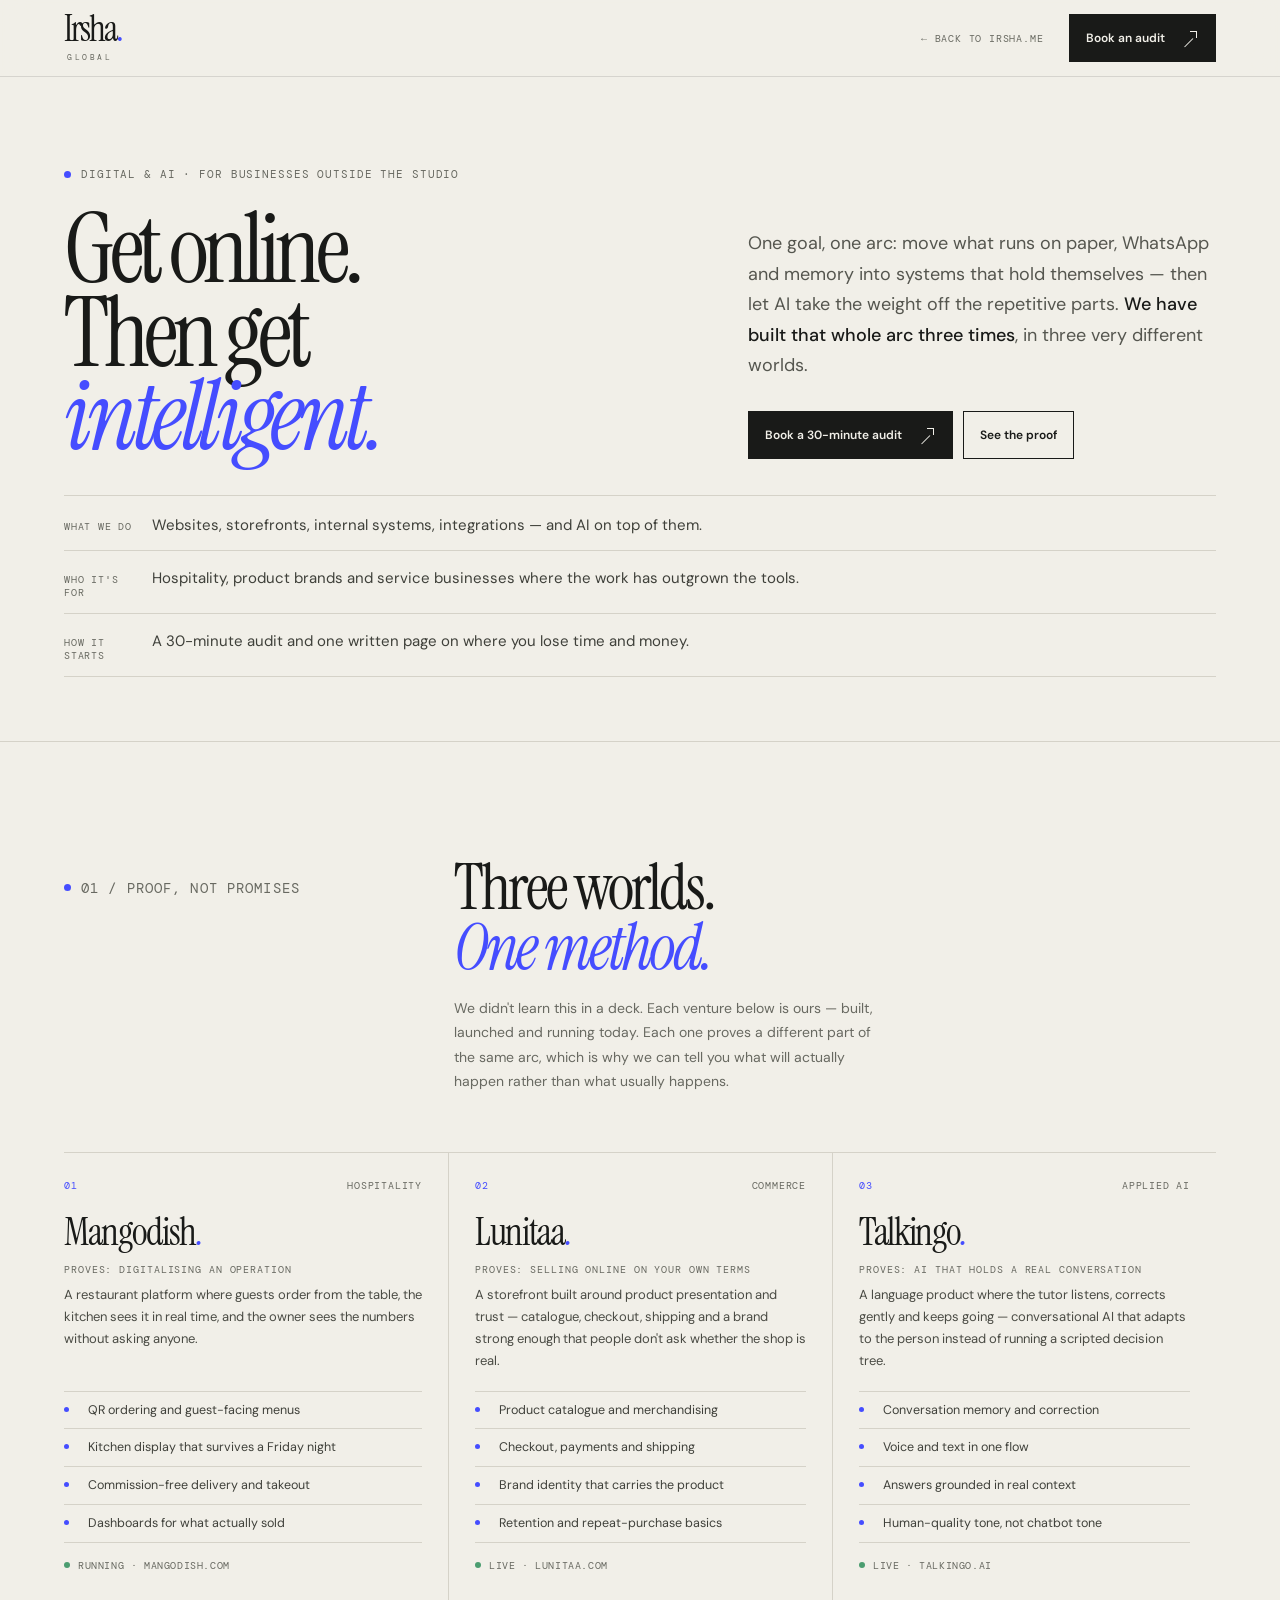
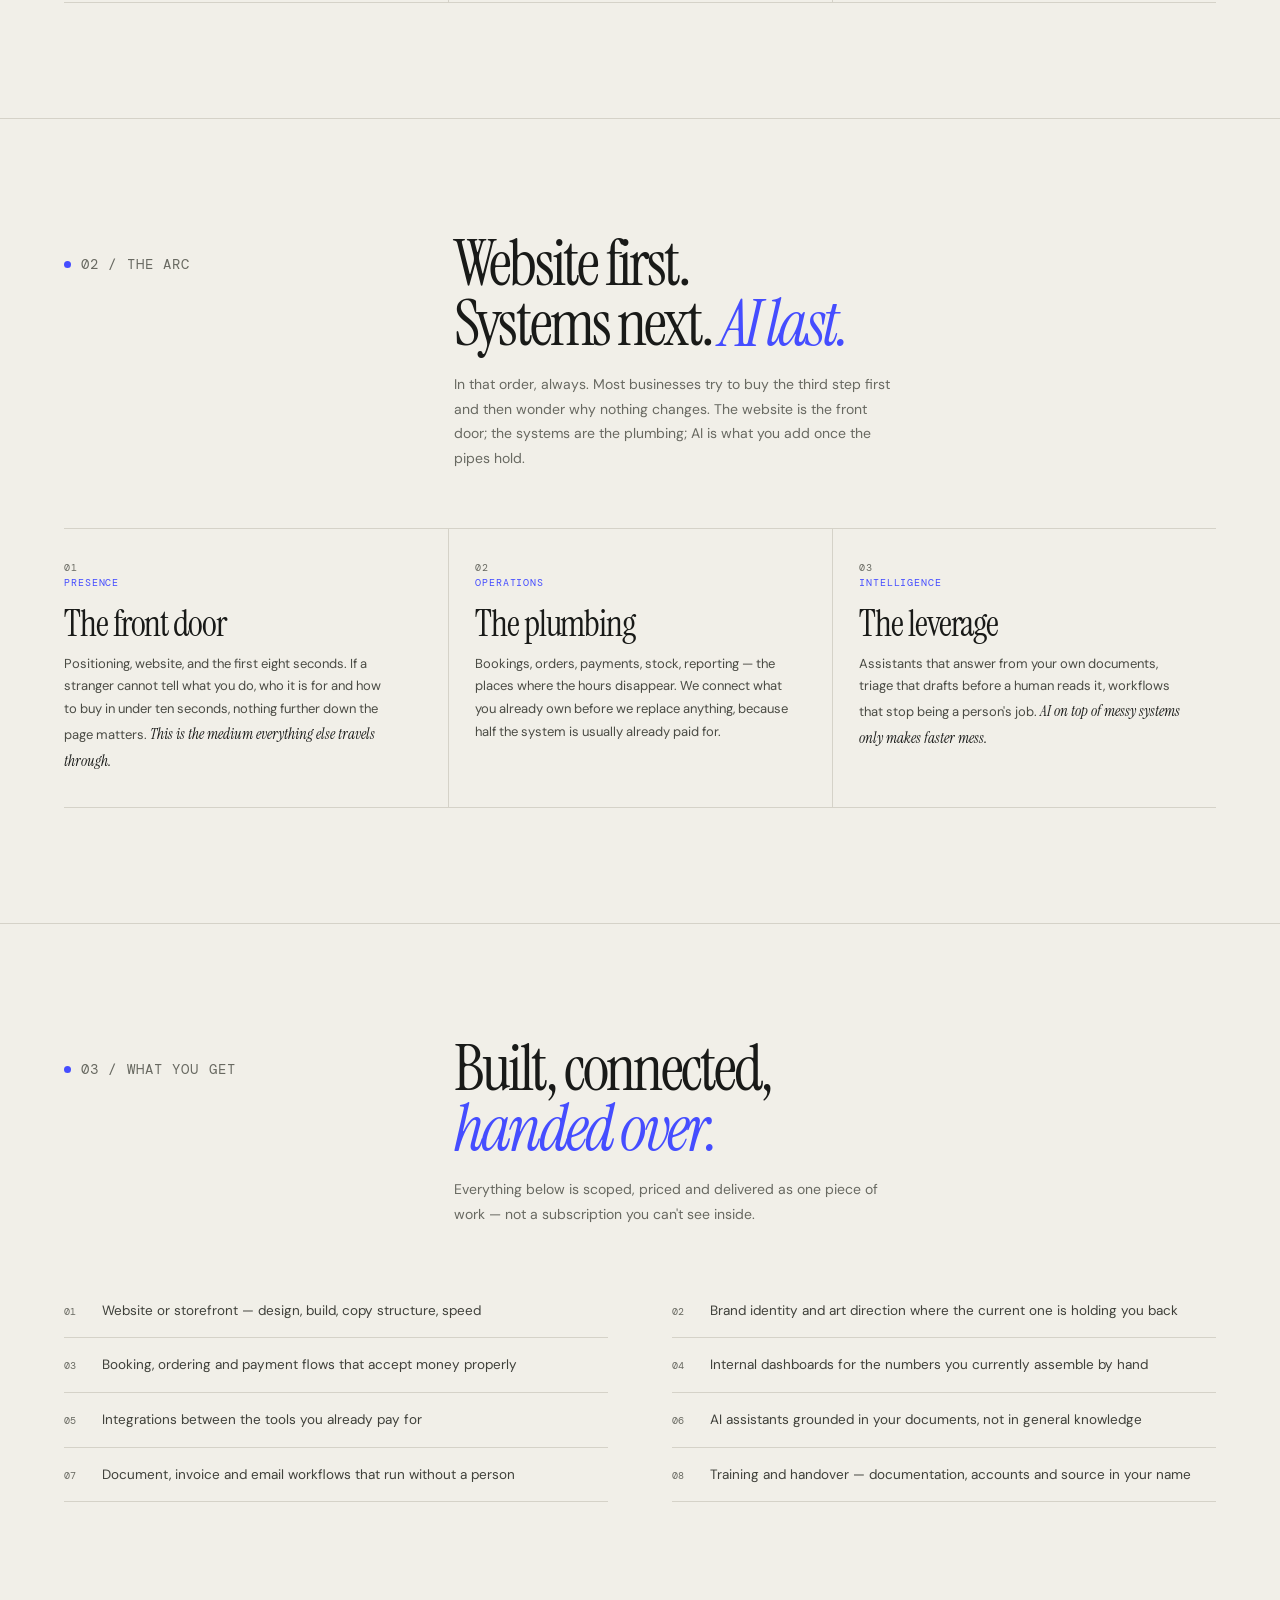
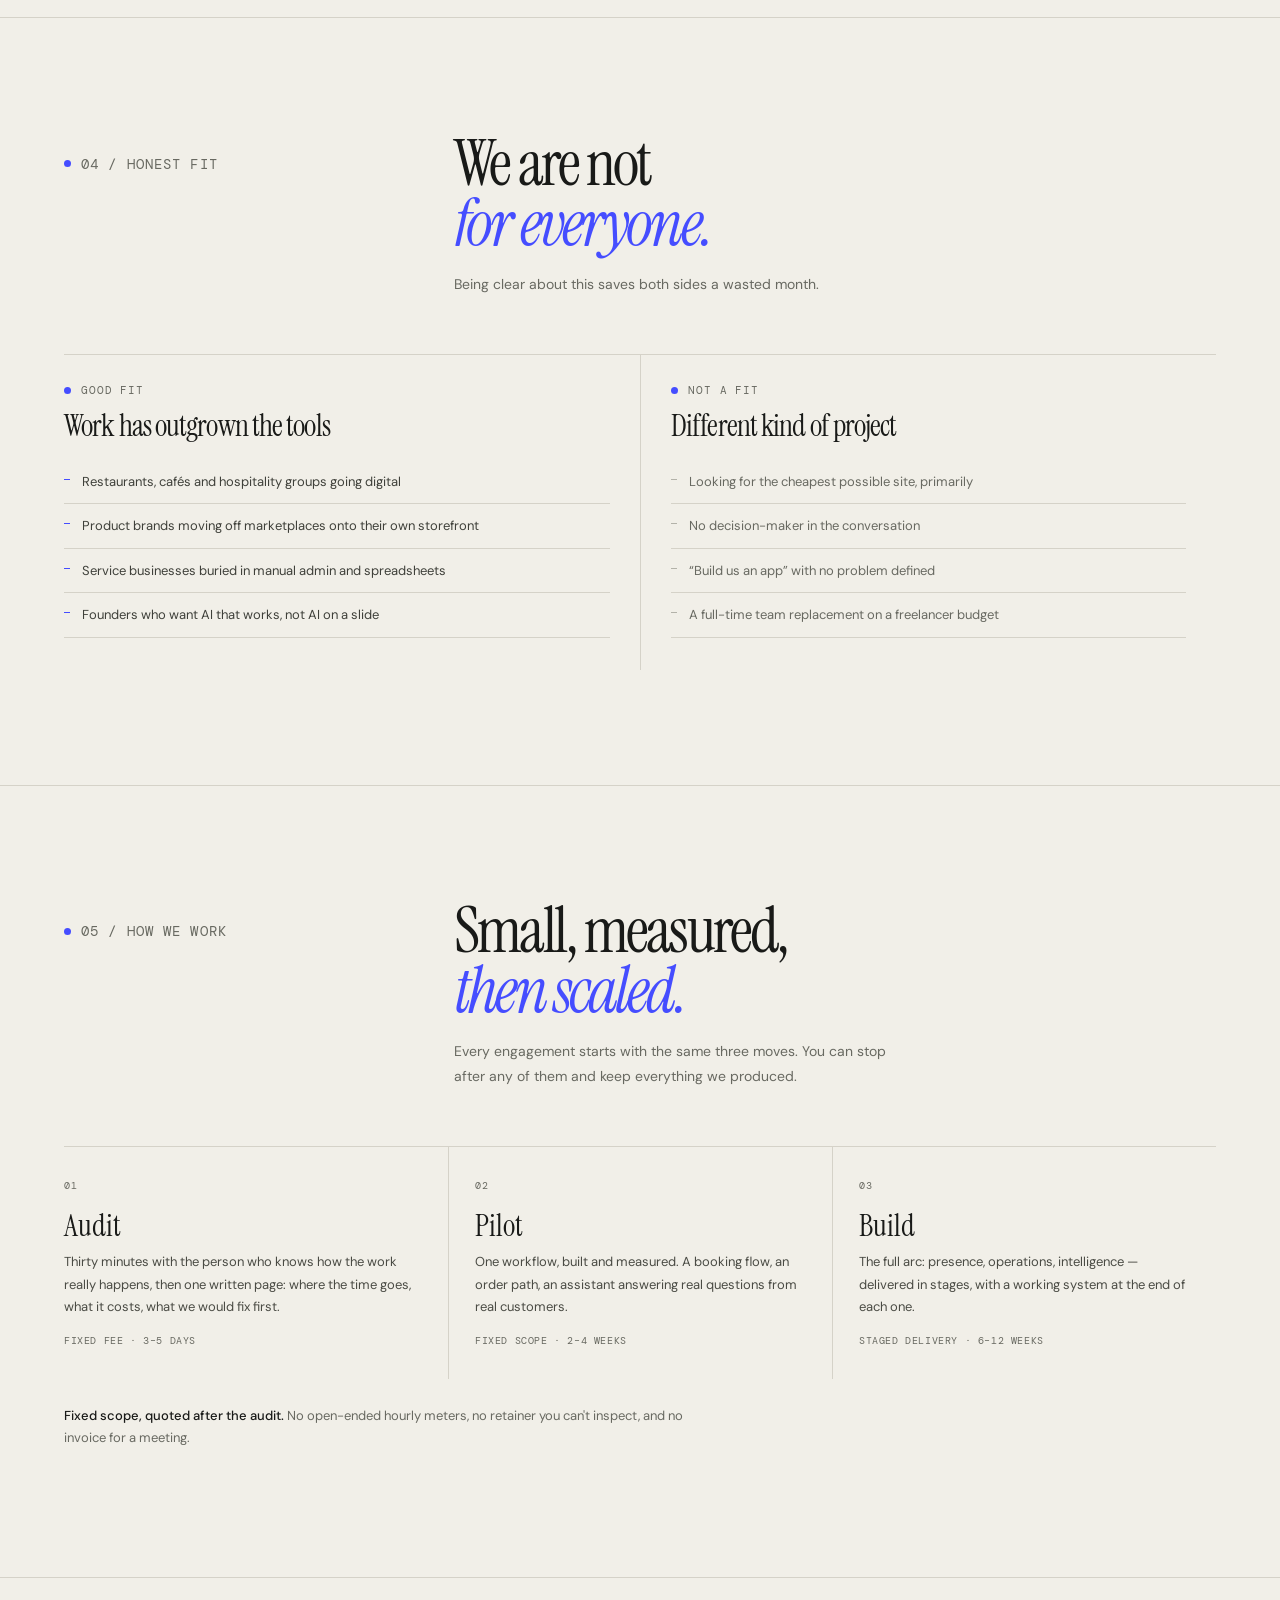
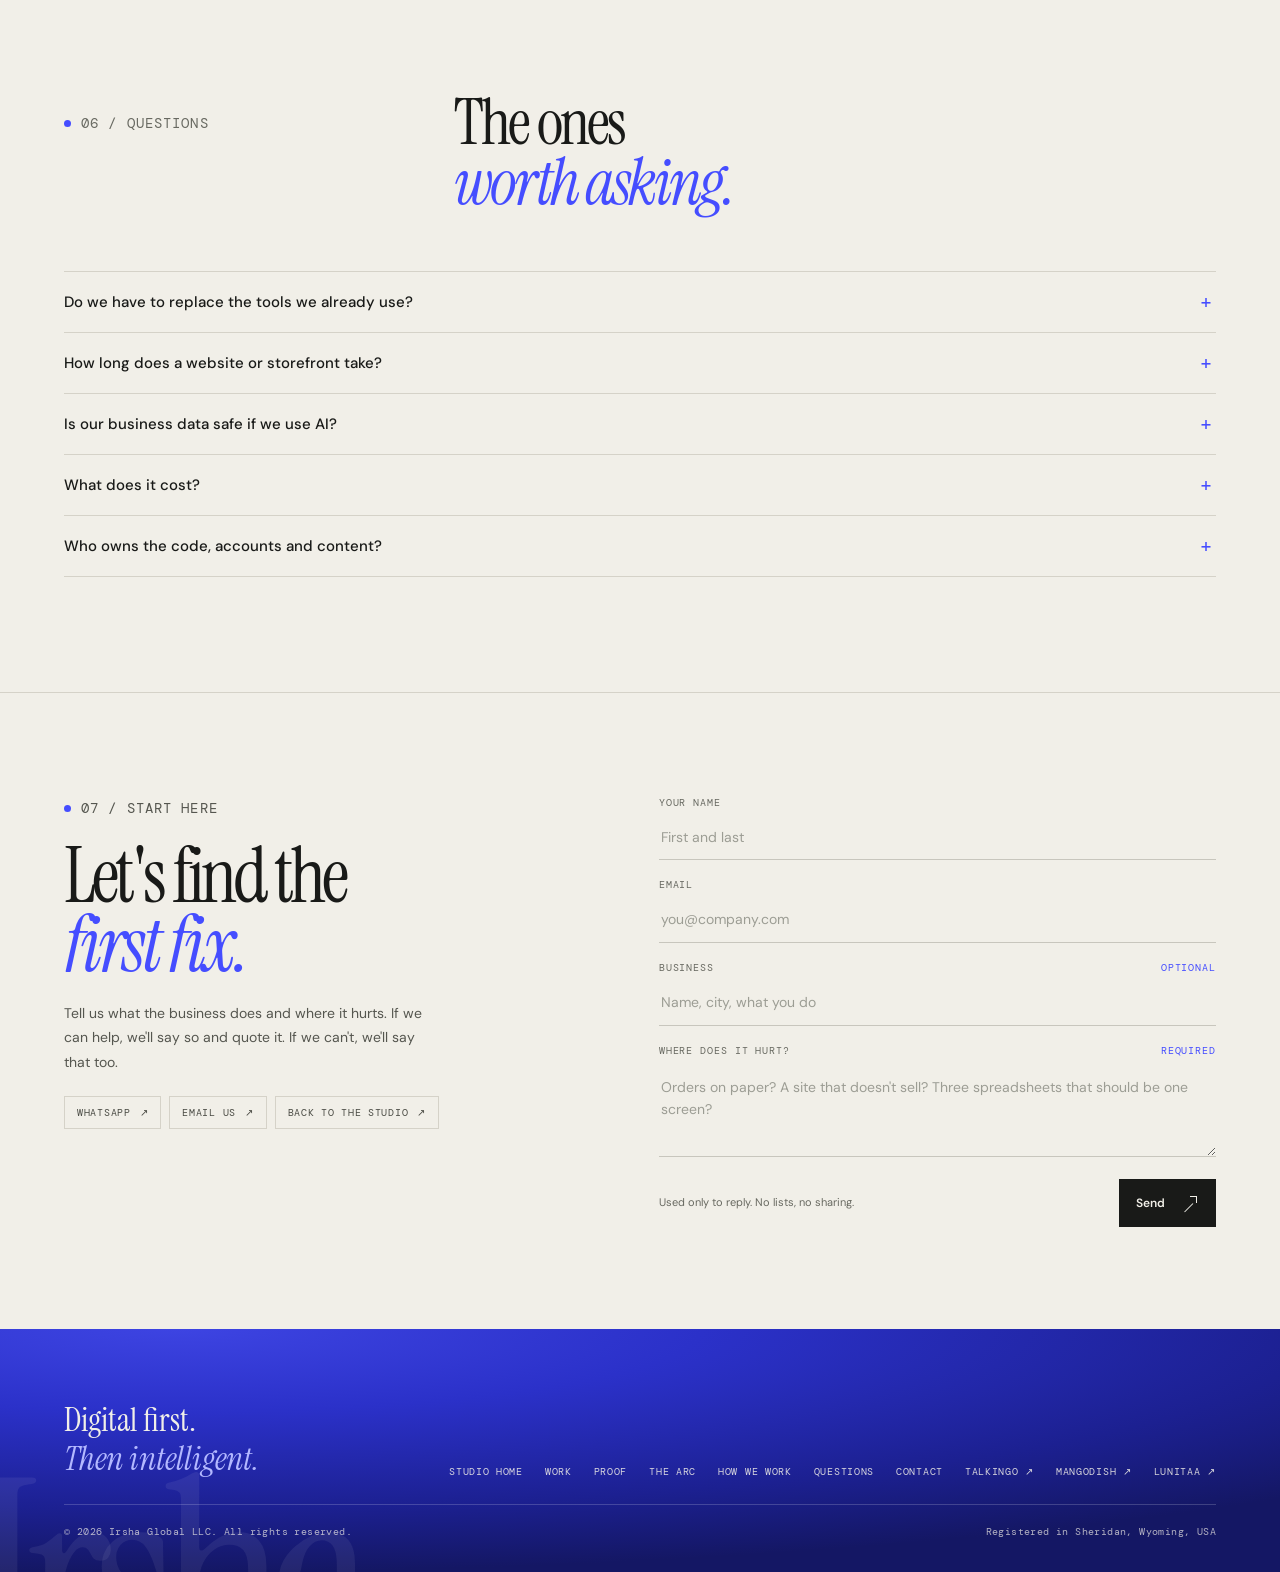
<file: digital.html>
<!doctype html>
<html lang="en">
<head>
<meta charset="utf-8"><meta name="viewport" content="width=device-width,initial-scale=1">
<title>Digital transformation: websites, systems &amp; AI | Irsha Global</title>
<meta name="description" content="We take businesses from offline and manual to digital and AI-first: websites, bookings, payments, dashboards, and AI assistants grounded in your own documents.">
<meta name="theme-color" content="#f1efe8">
<meta name="color-scheme" content="light">
<meta name="robots" content="index,follow,max-image-preview:large">
<meta name="author" content="Irsha Global">
<link rel="canonical" href="https://irsha.me/digital.html">
<link rel="icon" type="image/svg+xml" href="assets/favicon.svg">
<link rel="apple-touch-icon" href="assets/apple-touch-icon.png">
<meta property="og:type" content="website">
<meta property="og:site_name" content="Irsha Global">
<meta property="og:title" content="Digital transformation: websites, systems &amp; AI | Irsha Global">
<meta property="og:description" content="One goal, one arc: get the business online, then make it intelligent. Proven three times across hospitality, commerce and AI.">
<meta property="og:url" content="https://irsha.me/digital.html">
<meta property="og:image" content="https://irsha.me/assets/og-image.png">
<meta property="og:image:type" content="image/png">
<meta property="og:image:width" content="1200">
<meta property="og:image:height" content="630">
<meta name="twitter:card" content="summary_large_image">
<meta name="twitter:title" content="Digital transformation: websites, systems &amp; AI | Irsha Global">
<meta name="twitter:description" content="Get the business online. Then make it intelligent. Websites, systems and applied AI — proven across three ventures.">
<meta name="twitter:image" content="https://irsha.me/assets/og-image.png">
<link rel="preconnect" href="https://fonts.googleapis.com"><link rel="preconnect" href="https://fonts.gstatic.com" crossorigin>
<link href="https://fonts.googleapis.com/css2?family=DM+Mono:wght@400;500&family=DM+Sans:wght@400;500;600&family=Instrument+Serif:ital@0;1&display=swap" rel="stylesheet">
<style>
:root{--paper:#f1efe8;--ink:#191a18;--muted:#686961;--line:#d5d2c8;--concrete:#c8c6bd;--blue:#454dff;--white:#fbfaf6;--serif:'Instrument Serif',Georgia,serif;--sans:'DM Sans',Arial,sans-serif;--mono:'DM Mono',monospace;--gutter:clamp(22px,5vw,76px);--max:1320px}
*{box-sizing:border-box}
html{scroll-behavior:smooth;scroll-padding-top:96px}
body{margin:0;background:var(--paper);color:var(--ink);font-family:var(--sans);-webkit-font-smoothing:antialiased}
a{color:inherit;text-decoration:none}
::selection{background:var(--blue);color:#fff}
.wrap{width:min(100%,var(--max));margin:auto;padding-inline:var(--gutter)}
.mono{font:11px/1.4 var(--mono);letter-spacing:.08em;text-transform:uppercase}
.eyebrow{font:11px/1.4 var(--mono);letter-spacing:.08em;text-transform:uppercase;color:var(--muted);display:flex;align-items:center;gap:10px;margin:0}
.eyebrow:before{content:'';width:7px;height:7px;background:var(--blue);border-radius:50%;flex:none}
.accent{color:var(--blue)}
a:focus-visible,button:focus-visible,summary:focus-visible{outline:2px solid var(--blue);outline-offset:3px}

/* header */
header.site{position:sticky;top:0;z-index:30;background:rgba(241,239,232,.92);backdrop-filter:blur(14px);border-bottom:1px solid rgba(25,26,24,.12)}
.nav{height:76px;display:flex;align-items:center;justify-content:space-between;gap:24px}
.wordmark{display:inline-flex;flex-direction:column;line-height:.8}
.wordmark-main{font:36px/.78 var(--serif);letter-spacing:-.055em}
.wordmark-main .dot{color:var(--blue)}
.wordmark-sub{font:8px/1 var(--mono);letter-spacing:.32em;margin:9px 0 0 3px;color:var(--muted)}
.nav-right{display:flex;align-items:center;gap:clamp(12px,2vw,26px)}
.nav-back{font:10px var(--mono);letter-spacing:.08em;text-transform:uppercase;color:var(--muted)}
.nav-back:hover{color:var(--blue)}
.btn{display:inline-flex;align-items:center;justify-content:center;gap:14px;padding:13px 16px;font:12px/1 var(--sans);font-weight:600;border:1px solid var(--ink);background:transparent;color:var(--ink);cursor:pointer;transition:background .2s,color .2s,border-color .2s,transform .2s}
.btn:hover{transform:translateY(-2px)}
.btn-dark{background:var(--ink);color:var(--paper)}
.btn-dark:hover{background:var(--blue);border-color:var(--blue);color:#fff}
.btn svg{width:13px;height:13px}
.arrow{display:inline-flex;width:20px;height:20px;position:relative;flex:none;color:currentColor;transition:transform .25s}
.arrow:before{content:'';position:absolute;width:12px;height:1px;background:currentColor;left:2px;top:10px;transform:rotate(-45deg);transform-origin:right center}
.arrow:after{content:'';position:absolute;width:6px;height:6px;border-top:1px solid currentColor;border-right:1px solid currentColor;right:2px;top:3px}
a:hover .arrow,button:hover .arrow{transform:translate(3px,-3px)}

/* hero */
.hero{padding:clamp(56px,7vw,104px) var(--gutter) clamp(20px,3vw,36px);display:grid;grid-template-columns:1.15fr .85fr;gap:clamp(26px,4vw,64px);align-items:end}
.hero h1{font:clamp(52px,7.6vw,116px)/.86 var(--serif);font-weight:400;letter-spacing:-.055em;margin:26px 0 0;max-width:12ch}
.hero h1 em{font-style:italic;color:var(--blue);font-weight:400}
.hero-lede{font-size:clamp(15px,1.5vw,18px);line-height:1.7;color:#55564f;max-width:520px;margin:0 0 30px}
.hero-lede strong{color:var(--ink);font-weight:500}
.hero-actions{display:flex;gap:10px;flex-wrap:wrap}
.hero-side{border-top:1px solid var(--line);padding-top:18px;display:grid;gap:16px}
.hero-side div{display:grid;grid-template-columns:74px 1fr;gap:14px;align-items:baseline;border-bottom:1px solid var(--line);padding-bottom:14px}
.hero-side span{font:10px var(--mono);letter-spacing:.08em;text-transform:uppercase;color:var(--muted)}
.hero-side b{font:400 15px/1.5 var(--sans);color:#3f403a}

/* generic section */
.section{padding-block:clamp(64px,9vw,120px);border-top:1px solid var(--line)}
.head{display:grid;grid-template-columns:.62fr 1.38fr;gap:clamp(20px,4vw,48px);align-items:start;margin-bottom:clamp(34px,4.5vw,62px)}
.head h2{font:clamp(36px,5vw,72px)/.94 var(--serif);font-weight:400;letter-spacing:-.045em;margin:0;max-width:16ch}
.head h2 em{font-style:italic;color:var(--blue)}
.head p{color:var(--muted);line-height:1.75;font-size:14px;max-width:440px;margin:18px 0 0}

/* proofs */
.proofs{display:grid;grid-template-columns:repeat(3,minmax(0,1fr));border-top:1px solid var(--line)}
.proof{padding:26px 26px 30px 0;border-bottom:1px solid var(--line);display:flex;flex-direction:column}
.proof+.proof{border-left:1px solid var(--line);padding-left:26px}
.proof-top{display:flex;justify-content:space-between;align-items:baseline;gap:12px;margin-bottom:22px}
.proof-idx{font:10px var(--mono);letter-spacing:.08em;color:var(--blue)}
.proof-tag{font:10px var(--mono);letter-spacing:.08em;text-transform:uppercase;color:var(--muted);text-align:right}
.proof h3{font:clamp(28px,3vw,40px)/.98 var(--serif);font-weight:400;letter-spacing:-.035em;margin:0 0 12px}
.proof h3 i{font-style:italic;color:var(--blue)}
.proof .what{font:10px var(--mono);letter-spacing:.09em;text-transform:uppercase;color:var(--muted);margin:0 0 8px}
.proof p{font-size:13px;line-height:1.7;color:#4a4b44;margin:0 0 18px;max-width:360px}
.proof ul{list-style:none;padding:0;margin:auto 0 16px;border-top:1px solid var(--line)}
.proof li{font-size:12.5px;line-height:1.5;color:#3f403a;padding:9px 0;border-bottom:1px solid var(--line);display:grid;grid-template-columns:16px 1fr;gap:8px}
.proof li:before{content:'';width:5px;height:5px;border-radius:50%;background:var(--blue);margin-top:6px}
.proof .live{font:10px var(--mono);letter-spacing:.06em;text-transform:uppercase;color:var(--muted);display:flex;align-items:center;gap:8px}
.proof .live:before{content:'';width:6px;height:6px;border-radius:50%;background:#4b9d70}

/* arc */
.arc{display:grid;grid-template-columns:repeat(3,minmax(0,1fr));gap:0;border-top:1px solid var(--line);border-bottom:1px solid var(--line)}
.step{padding:26px 26px 32px 0;position:relative}
.step+.step{border-left:1px solid var(--line);padding-left:26px}
.step-no{font:10px var(--mono);letter-spacing:.08em;color:var(--muted)}
.step h3{font:clamp(26px,2.8vw,38px)/1 var(--serif);font-weight:400;letter-spacing:-.03em;margin:18px 0 10px}
.step h4{font:10px var(--mono);letter-spacing:.09em;text-transform:uppercase;color:var(--blue);margin:0 0 12px}
.step p{font-size:13px;line-height:1.75;color:#4a4b44;margin:0;max-width:330px}
.step em{font-style:italic;font-family:var(--serif);font-size:1.18em;color:var(--ink)}

/* deliverables */
.deliv{display:grid;grid-template-columns:repeat(2,minmax(0,1fr));gap:0 clamp(30px,5vw,70px)}
.deliv div{display:grid;grid-template-columns:26px 1fr;gap:12px;padding:16px 0;border-bottom:1px solid var(--line);font-size:13.5px;line-height:1.6;color:#3f403a;align-items:baseline}
.deliv b{font:10px var(--mono);color:var(--muted);font-weight:400}

/* fit */
.fit{display:grid;grid-template-columns:1fr 1fr;gap:0;border-top:1px solid var(--line)}
.fit-col{padding:28px 30px 32px 0}
.fit-col+.fit-col{border-left:1px solid var(--line);padding-left:30px}
.fit-col h3{font:clamp(22px,2.4vw,30px)/1.05 var(--serif);font-weight:400;margin:12px 0 18px;letter-spacing:-.03em}
.fit-col ul{list-style:none;padding:0;margin:0}
.fit-col li{font-size:13px;line-height:1.65;color:#3f403a;padding:11px 0 11px 18px;border-bottom:1px solid var(--line);position:relative}
.fit-col li:before{content:'';position:absolute;left:0;top:19px;width:6px;height:1px;background:var(--blue)}
.fit-col.no li:before{background:#b3b2a9}
.fit-col.no li{color:var(--muted)}

/* engagement */
.engage{display:grid;grid-template-columns:repeat(3,minmax(0,1fr));border-top:1px solid var(--line)}
.eng{padding:26px 26px 30px 0}
.eng+.eng{border-left:1px solid var(--line);padding-left:26px}
.eng h3{font:clamp(22px,2.4vw,30px)/1.05 var(--serif);font-weight:400;margin:16px 0 10px}
.eng p{font-size:13px;line-height:1.7;color:#4a4b44;margin:0 0 10px}
.eng small{font:10px var(--mono);letter-spacing:.06em;text-transform:uppercase;color:var(--muted)}
.note-strip{margin-top:26px;font-size:13px;line-height:1.7;color:var(--muted);max-width:620px}
.note-strip b{color:var(--ink);font-weight:500}

/* faq */
.faq{border-top:1px solid var(--line)}
.faq details{border-bottom:1px solid var(--line)}
.faq summary{list-style:none;cursor:pointer;padding:20px 40px 20px 0;position:relative;font-size:15px;font-weight:500;color:var(--ink)}
.faq summary::-webkit-details-marker{display:none}
.faq summary:after{content:'+';position:absolute;right:4px;top:50%;transform:translateY(-50%);font:400 20px/1 var(--mono);color:var(--blue);transition:transform .2s}
.faq details[open] summary:after{content:'−'}
.faq p{font-size:13.5px;line-height:1.8;color:#4a4b44;margin:0 0 20px;max-width:720px}

/* contact */
.contact{border-top:1px solid var(--line);padding-block:clamp(60px,8vw,110px)}
.contact-grid{display:grid;grid-template-columns:1fr 1.05fr;gap:clamp(30px,5vw,80px);align-items:start}
.contact h2{font:clamp(42px,6vw,88px)/.9 var(--serif);font-weight:400;letter-spacing:-.05em;margin:22px 0 20px}
.contact h2 em{font-style:italic;color:var(--blue)}
.contact p{font-size:14px;line-height:1.75;color:#55564f;max-width:380px;margin:0 0 22px}
.contact-alt{display:flex;flex-wrap:wrap;gap:8px}
.contact-alt a{display:inline-flex;align-items:center;gap:9px;border:1px solid var(--line);padding:9px 12px;font:10px var(--mono);letter-spacing:.07em;text-transform:uppercase;color:#4a4b44;transition:border-color .2s,color .2s,background .2s}
.contact-alt a:hover{border-color:var(--blue);color:var(--blue);background:#454dff08}
.fields{display:grid;gap:18px}
.fld{display:grid;gap:8px}
.fld label{font:10px var(--mono);letter-spacing:.09em;text-transform:uppercase;color:var(--muted);display:flex;justify-content:space-between;gap:12px}
.fld label i{font-style:normal;color:var(--blue)}
.fld input,.fld textarea{width:100%;font:14px/1.55 var(--sans);color:var(--ink);background:transparent;border:0;border-bottom:1px solid var(--concrete);padding:10px 2px 11px;border-radius:0;appearance:none}
.fld textarea{min-height:92px;resize:vertical;padding-top:12px}
.fld input::placeholder,.fld textarea::placeholder{color:#9c9d94}
.fld input:focus,.fld textarea:focus{outline:none;border-bottom-color:var(--blue);background:#454dff06}
.form-bottom{display:flex;align-items:center;justify-content:space-between;gap:18px;flex-wrap:wrap;margin-top:4px}
.form-bottom small{font-size:11px;line-height:1.6;color:var(--muted);max-width:250px}
.hp{position:absolute!important;left:-9999px!important;width:1px;height:1px;overflow:hidden}
.form-status{display:none;padding:14px 16px;border:1px solid var(--line);font-size:13px;line-height:1.6}
.form-status.is-ok{display:block;border-color:var(--blue);background:#454dff08;color:var(--ink)}
.form-status.is-err{display:block;border-color:#c4483f;background:#c4483f0d;color:#8e2f28}

/* footer */
footer{background:radial-gradient(120% 100% at 14% 0%,#3d44e2 0%,#2b31c9 34%,#1c2091 74%,#141764 100%);color:var(--paper);padding:clamp(44px,6vw,72px) 0 34px;position:relative;overflow:hidden}
footer .wm{position:absolute;left:-2vw;bottom:-.42em;font:clamp(110px,21vw,300px)/.78 var(--serif);letter-spacing:-.06em;color:rgba(241,239,232,.07);white-space:nowrap;pointer-events:none;user-select:none}
footer .wm b{font-weight:400;color:rgba(154,160,255,.55)}
.f-inner{position:relative;z-index:2}
.f-top{display:grid;grid-template-columns:1fr auto;gap:26px;align-items:end;border-bottom:1px solid #ffffff2e;padding-bottom:26px}
.f-top p{font:clamp(22px,2.6vw,34px)/1.15 var(--serif);margin:0;max-width:520px}
.f-top p em{font-style:italic;color:#b3b8ff}
.f-links{display:flex;flex-wrap:wrap;gap:8px 22px}
.f-links a{font:10px var(--mono);letter-spacing:.07em;text-transform:uppercase;color:#f1efe8de}
.f-links a:hover{color:#fff}
.f-bottom{display:flex;justify-content:space-between;gap:20px;flex-wrap:wrap;padding-top:20px;font:10px var(--mono);letter-spacing:.04em;color:#f1efe8b8}
.f-bottom a:hover{color:#fff}

@media(max-width:980px){
  .hero{grid-template-columns:1fr;align-items:start}
  .hero-side{max-width:520px}
  .head{grid-template-columns:1fr}
  .proofs,.arc,.engage{grid-template-columns:1fr}
  .proof,.step,.eng{padding:26px 0 28px}
  .proof+.proof,.step+.step,.eng+.eng{border-left:0;border-top:1px solid var(--line);padding-left:0}
  .deliv,.fit,.contact-grid{grid-template-columns:1fr}
  .fit-col+.fit-col{border-left:0;border-top:1px solid var(--line);padding-left:0}
  .f-top{grid-template-columns:1fr}
}
@media(prefers-reduced-motion:reduce){html{scroll-behavior:auto}*,*:before,*:after{animation:none!important;transition:none!important}}
</style>
<script type="application/ld+json">{"@context":"https://schema.org","@type":"Service","name":"Digital transformation for small and mid-sized businesses","serviceType":"Business digitalisation, website design and applied AI","provider":{"@type":"Organization","@id":"https://irsha.me/#organization","name":"Irsha Global","legalName":"Irsha Global LLC","url":"https://irsha.me/"},"areaServed":["US","EG","IN","NI"],"url":"https://irsha.me/digital.html","description":"Websites and storefronts, booking and payment systems, internal dashboards, integrations, and AI assistants grounded in a business's own documents."}</script>
<script type="application/ld+json">{"@context":"https://schema.org","@type":"FAQPage","mainEntity":[{"@type":"Question","name":"Do we have to replace the tools we already use?","acceptedAnswer":{"@type":"Answer","text":"No. We integrate first and replace only what is actively costing you time or money. Most businesses already own half the system they need — it just isn't connected."}},{"@type":"Question","name":"How long does a website or storefront take?","acceptedAnswer":{"@type":"Answer","text":"Two to four weeks for a focused build, depending on how much content exists. Larger commerce builds with many products take longer, and we scope that after the audit."}},{"@type":"Question","name":"Is our business data safe if we use AI?","acceptedAnswer":{"@type":"Answer","text":"Assistants are grounded in your own documents using retrieval rather than fine-tuning, access follows least-privilege, your data is never used to train public models, and a person stays in the loop on anything that leaves the building."}},{"@type":"Question","name":"What does it cost?","acceptedAnswer":{"@type":"Answer","text":"The audit has a fixed fee and a written summary. After that we quote a fixed scope for the pilot or build, so you are never paying against an open-ended hourly meter."}},{"@type":"Question","name":"Who owns the code, accounts and content?","acceptedAnswer":{"@type":"Answer","text":"You do. Domains, hosting, source code and every third-party account are registered in your name from day one, and we hand over documentation at the end."}}]}</script>
<script type="application/ld+json">{"@context":"https://schema.org","@type":"BreadcrumbList","itemListElement":[{"@type":"ListItem","position":1,"name":"Irsha Global","item":"https://irsha.me/"},{"@type":"ListItem","position":2,"name":"Digital & AI","item":"https://irsha.me/digital.html"}]}</script>
</head>
<body>

<header class="site"><div class="wrap nav">
  <a class="wordmark" href="./" aria-label="Irsha Global home"><span class="wordmark-main">Irsha<span class="dot">.</span></span><span class="wordmark-sub">GLOBAL</span></a>
  <div class="nav-right">
    <a class="nav-back" href="./">← Back to irsha.me</a>
    <a class="btn btn-dark" href="#contact">Book an audit <span class="arrow" aria-hidden="true"></span></a>
  </div>
</div></header>

<main>

<section class="wrap hero">
  <div>
    <p class="eyebrow">Digital &amp; AI · for businesses outside the studio</p>
    <h1>Get online.<br>Then get <em>intelligent.</em></h1>
  </div>
  <div>
    <p class="hero-lede">One goal, one arc: move what runs on paper, WhatsApp and memory into systems that hold themselves — then let AI take the weight off the repetitive parts. <strong>We have built that whole arc three times</strong>, in three very different worlds.</p>
    <div class="hero-actions">
      <a class="btn btn-dark" href="#contact">Book a 30-minute audit <span class="arrow" aria-hidden="true"></span></a>
      <a class="btn" href="#proof">See the proof</a>
    </div>
  </div>
</section>

<section class="wrap" style="padding-bottom:clamp(40px,5vw,64px)">
  <div class="hero-side">
    <div><span>What we do</span><b>Websites, storefronts, internal systems, integrations — and AI on top of them.</b></div>
    <div><span>Who it's for</span><b>Hospitality, product brands and service businesses where the work has outgrown the tools.</b></div>
    <div><span>How it starts</span><b>A 30-minute audit and one written page on where you lose time and money.</b></div>
  </div>
</section>

<section class="wrap section" id="proof">
  <div class="head">
    <div><p class="eyebrow">01 / Proof, not promises</p></div>
    <div>
      <h2>Three worlds.<br><em>One method.</em></h2>
      <p>We didn't learn this in a deck. Each venture below is ours — built, launched and running today. Each one proves a different part of the same arc, which is why we can tell you what will actually happen rather than what usually happens.</p>
    </div>
  </div>

  <div class="proofs">
    <article class="proof">
      <div class="proof-top"><span class="proof-idx">01</span><span class="proof-tag">Hospitality</span></div>
      <h3>Mangodish<i>.</i></h3>
      <p class="what">Proves: digitalising an operation</p>
      <p>A restaurant platform where guests order from the table, the kitchen sees it in real time, and the owner sees the numbers without asking anyone.</p>
      <ul>
        <li>QR ordering and guest-facing menus</li>
        <li>Kitchen display that survives a Friday night</li>
        <li>Commission-free delivery and takeout</li>
        <li>Dashboards for what actually sold</li>
      </ul>
      <span class="live">Running · mangodish.com</span>
    </article>

    <article class="proof">
      <div class="proof-top"><span class="proof-idx">02</span><span class="proof-tag">Commerce</span></div>
      <h3>Lunitaa<i>.</i></h3>
      <p class="what">Proves: selling online on your own terms</p>
      <p>A storefront built around product presentation and trust — catalogue, checkout, shipping and a brand strong enough that people don't ask whether the shop is real.</p>
      <ul>
        <li>Product catalogue and merchandising</li>
        <li>Checkout, payments and shipping</li>
        <li>Brand identity that carries the product</li>
        <li>Retention and repeat-purchase basics</li>
      </ul>
      <span class="live">Live · lunitaa.com</span>
    </article>

    <article class="proof">
      <div class="proof-top"><span class="proof-idx">03</span><span class="proof-tag">Applied AI</span></div>
      <h3>Talkingo<i>.</i></h3>
      <p class="what">Proves: AI that holds a real conversation</p>
      <p>A language product where the tutor listens, corrects gently and keeps going — conversational AI that adapts to the person instead of running a scripted decision tree.</p>
      <ul>
        <li>Conversation memory and correction</li>
        <li>Voice and text in one flow</li>
        <li>Answers grounded in real context</li>
        <li>Human-quality tone, not chatbot tone</li>
      </ul>
      <span class="live">Live · talkingo.ai</span>
    </article>
  </div>
</section>

<section class="wrap section" id="arc">
  <div class="head">
    <div><p class="eyebrow">02 / The arc</p></div>
    <div>
      <h2>Website first.<br>Systems next. <em>AI last.</em></h2>
      <p>In that order, always. Most businesses try to buy the third step first and then wonder why nothing changes. The website is the front door; the systems are the plumbing; AI is what you add once the pipes hold.</p>
    </div>
  </div>

  <div class="arc">
    <article class="step">
      <span class="step-no">01</span>
      <h4>Presence</h4>
      <h3>The front door</h3>
      <p>Positioning, website, and the first eight seconds. If a stranger cannot tell what you do, who it is for and how to buy in under ten seconds, nothing further down the page matters. <em>This is the medium everything else travels through.</em></p>
    </article>
    <article class="step">
      <span class="step-no">02</span>
      <h4>Operations</h4>
      <h3>The plumbing</h3>
      <p>Bookings, orders, payments, stock, reporting — the places where the hours disappear. We connect what you already own before we replace anything, because half the system is usually already paid for.</p>
    </article>
    <article class="step">
      <span class="step-no">03</span>
      <h4>Intelligence</h4>
      <h3>The leverage</h3>
      <p>Assistants that answer from your own documents, triage that drafts before a human reads it, workflows that stop being a person's job. <em>AI on top of messy systems only makes faster mess.</em></p>
    </article>
  </div>
</section>

<section class="wrap section" id="deliverables">
  <div class="head">
    <div><p class="eyebrow">03 / What you get</p></div>
    <div>
      <h2>Built, connected,<br><em>handed over.</em></h2>
      <p>Everything below is scoped, priced and delivered as one piece of work — not a subscription you can't see inside.</p>
    </div>
  </div>
  <div class="deliv">
    <div><b>01</b><span>Website or storefront — design, build, copy structure, speed</span></div>
    <div><b>02</b><span>Brand identity and art direction where the current one is holding you back</span></div>
    <div><b>03</b><span>Booking, ordering and payment flows that accept money properly</span></div>
    <div><b>04</b><span>Internal dashboards for the numbers you currently assemble by hand</span></div>
    <div><b>05</b><span>Integrations between the tools you already pay for</span></div>
    <div><b>06</b><span>AI assistants grounded in your documents, not in general knowledge</span></div>
    <div><b>07</b><span>Document, invoice and email workflows that run without a person</span></div>
    <div><b>08</b><span>Training and handover — documentation, accounts and source in your name</span></div>
  </div>
</section>

<section class="wrap section" id="fit">
  <div class="head">
    <div><p class="eyebrow">04 / Honest fit</p></div>
    <div>
      <h2>We are not<br><em>for everyone.</em></h2>
      <p>Being clear about this saves both sides a wasted month.</p>
    </div>
  </div>
  <div class="fit">
    <div class="fit-col">
      <p class="eyebrow">Good fit</p>
      <h3>Work has outgrown the tools</h3>
      <ul>
        <li>Restaurants, cafés and hospitality groups going digital</li>
        <li>Product brands moving off marketplaces onto their own storefront</li>
        <li>Service businesses buried in manual admin and spreadsheets</li>
        <li>Founders who want AI that works, not AI on a slide</li>
      </ul>
    </div>
    <div class="fit-col no">
      <p class="eyebrow">Not a fit</p>
      <h3>Different kind of project</h3>
      <ul>
        <li>Looking for the cheapest possible site, primarily</li>
        <li>No decision-maker in the conversation</li>
        <li>“Build us an app” with no problem defined</li>
        <li>A full-time team replacement on a freelancer budget</li>
      </ul>
    </div>
  </div>
</section>

<section class="wrap section" id="process">
  <div class="head">
    <div><p class="eyebrow">05 / How we work</p></div>
    <div>
      <h2>Small, measured,<br><em>then scaled.</em></h2>
      <p>Every engagement starts with the same three moves. You can stop after any of them and keep everything we produced.</p>
    </div>
  </div>
  <div class="engage">
    <article class="eng">
      <span class="step-no">01</span>
      <h3>Audit</h3>
      <p>Thirty minutes with the person who knows how the work really happens, then one written page: where the time goes, what it costs, what we would fix first.</p>
      <small>Fixed fee · 3–5 days</small>
    </article>
    <article class="eng">
      <span class="step-no">02</span>
      <h3>Pilot</h3>
      <p>One workflow, built and measured. A booking flow, an order path, an assistant answering real questions from real customers.</p>
      <small>Fixed scope · 2–4 weeks</small>
    </article>
    <article class="eng">
      <span class="step-no">03</span>
      <h3>Build</h3>
      <p>The full arc: presence, operations, intelligence — delivered in stages, with a working system at the end of each one.</p>
      <small>Staged delivery · 6–12 weeks</small>
    </article>
  </div>
  <p class="note-strip"><b>Fixed scope, quoted after the audit.</b> No open-ended hourly meters, no retainer you can't inspect, and no invoice for a meeting.</p>
</section>

<section class="wrap section" id="faq">
  <div class="head">
    <div><p class="eyebrow">06 / Questions</p></div>
    <div><h2>The ones<br><em>worth asking.</em></h2></div>
  </div>
  <div class="faq">
    <details>
      <summary>Do we have to replace the tools we already use?</summary>
      <p>No. We integrate first and replace only what is actively costing you time or money. Most businesses already own half the system they need — it just isn't connected.</p>
    </details>
    <details>
      <summary>How long does a website or storefront take?</summary>
      <p>Two to four weeks for a focused build, depending on how much content exists. Larger commerce builds with many products take longer, and we scope that after the audit.</p>
    </details>
    <details>
      <summary>Is our business data safe if we use AI?</summary>
      <p>Assistants are grounded in your own documents using retrieval rather than fine-tuning, access follows least-privilege, your data is never used to train public models, and a person stays in the loop on anything that leaves the building.</p>
    </details>
    <details>
      <summary>What does it cost?</summary>
      <p>The audit has a fixed fee and a written summary. After that we quote a fixed scope for the pilot or build, so you are never paying against an open-ended hourly meter.</p>
    </details>
    <details>
      <summary>Who owns the code, accounts and content?</summary>
      <p>You do. Domains, hosting, source code and every third-party account are registered in your name from day one, and we hand over documentation at the end.</p>
    </details>
  </div>
</section>

<section class="wrap contact" id="contact">
  <div class="contact-grid">
    <div>
      <p class="eyebrow">07 / Start here</p>
      <h2>Let's find the<br><em>first fix.</em></h2>
      <p>Tell us what the business does and where it hurts. If we can help, we'll say so and quote it. If we can't, we'll say that too.</p>
      <div class="contact-alt">
        <a href="https://wa.me/19294774034" target="_blank" rel="noopener noreferrer">WhatsApp <span aria-hidden="true">↗</span></a>
        <a href="mailto:hello@irsha.me?subject=Digital%20%26%20AI%20enquiry">Email us <span aria-hidden="true">↗</span></a>
        <a href="./">Back to the studio <span aria-hidden="true">↗</span></a>
      </div>
    </div>
    <form class="fields" id="contactForm" action="https://api.web3forms.com/submit" method="POST" novalidate>
      <input type="hidden" name="access_key" value="1a0767e9-64cb-4a24-849b-eae12df3d3dc">
      <input type="hidden" name="subject" value="New Digital & AI enquiry from irsha.me/digital">
      <input type="hidden" name="from_name" value="Irsha Global website">
      <input type="hidden" name="source_page" value="/digital.html">
      <input type="checkbox" name="botcheck" class="hp" tabindex="-1" autocomplete="off" aria-hidden="true">
      <div class="fld"><label for="d-name">Your name</label><input id="d-name" name="name" type="text" autocomplete="name" placeholder="First and last" required></div>
      <div class="fld"><label for="d-email">Email</label><input id="d-email" name="email" type="email" autocomplete="email" inputmode="email" placeholder="you@company.com" required></div>
      <div class="fld"><label for="d-biz">Business <i>optional</i></label><input id="d-biz" name="business" type="text" autocomplete="organization" placeholder="Name, city, what you do"></div>
      <div class="fld"><label for="d-msg">Where does it hurt? <i>required</i></label><textarea id="d-msg" name="message" placeholder="Orders on paper? A site that doesn't sell? Three spreadsheets that should be one screen?" required></textarea></div>
      <div class="form-bottom">
        <small>Used only to reply. No lists, no sharing.</small>
        <button class="btn btn-dark" type="submit" id="d-submit">Send <span class="arrow" aria-hidden="true"></span></button>
      </div>
      <div class="form-status" id="d-status" role="status" aria-live="polite"></div>
    </form>
  </div>
</section>

</main>

<footer>
  <span class="wm" aria-hidden="true">Irsha<b>.</b></span>
  <div class="wrap f-inner">
    <div class="f-top">
      <p>Digital first.<br><em>Then intelligent.</em></p>
      <nav class="f-links" aria-label="Footer">
        <a href="./">Studio home</a>
        <a href="work.html">Work</a>
        <a href="#proof">Proof</a>
        <a href="#arc">The arc</a>
        <a href="#process">How we work</a>
        <a href="#faq">Questions</a>
        <a href="#contact">Contact</a>
        <a href="https://talkingo.ai" target="_blank" rel="noopener">Talkingo ↗</a>
        <a href="https://mangodish.com" target="_blank" rel="noopener">Mangodish ↗</a>
        <a href="https://lunitaa.com" target="_blank" rel="noopener">Lunitaa ↗</a>
      </nav>
    </div>
    <div class="f-bottom">
      <span>© <span id="year">2026</span> Irsha Global LLC. All rights reserved.</span>
      <span>Registered in Sheridan, Wyoming, USA</span>
    </div>
  </div>
</footer>

<script>
document.getElementById('year').textContent=new Date().getFullYear();
(function(){
  const form=document.getElementById('contactForm');
  if(!form)return;
  const status=document.getElementById('d-status');
  const btn=document.getElementById('d-submit');
  const label=btn.innerHTML;
  const show=(kind,html)=>{status.className='form-status is-'+kind;status.innerHTML=html;};
  const mark=(el,bad)=>{el.style.borderBottomColor=bad?'#c4483f':'';};
  form.addEventListener('submit',async e=>{
    e.preventDefault();
    const name=form.name,email=form.email,message=form.message;
    [name,email,message].forEach(el=>mark(el,false));
    if(!name.value.trim()){mark(name,true);name.focus();show('err','<b>Almost there.</b> We need a name to reply to.');return;}
    if(!/^[^\s@]+@[^\s@]+\.[^\s@]{2,}$/.test(email.value.trim())){mark(email,true);email.focus();show('err','<b>That email looks incomplete.</b> Mind checking it?');return;}
    if(message.value.trim().length<10){mark(message,true);message.focus();show('err','<b>A sentence or two helps.</b> What does the business do?');return;}
    btn.setAttribute('aria-busy','true');btn.innerHTML='Sending…';status.className='form-status';
    try{
      const res=await fetch(form.action,{method:'POST',body:new FormData(form),headers:{Accept:'application/json'}});
      const data=await res.json().catch(()=>({}));
      if(res.ok&&data.success){form.reset();show('ok','<b>Message received.</b> We reply within two working days, usually sooner.');status.scrollIntoView({block:'nearest',behavior:'smooth'});}
      else{show('err','<b>That didn’t send.</b> Try again, or email <a href="mailto:hello@irsha.me">hello@irsha.me</a>.');}
    }catch(err){show('err','<b>Connection problem.</b> Try again, or email <a href="mailto:hello@irsha.me">hello@irsha.me</a>.');}
    finally{btn.removeAttribute('aria-busy');btn.innerHTML=label;}
  });
})();
</script>
</body>
</html>
</file>
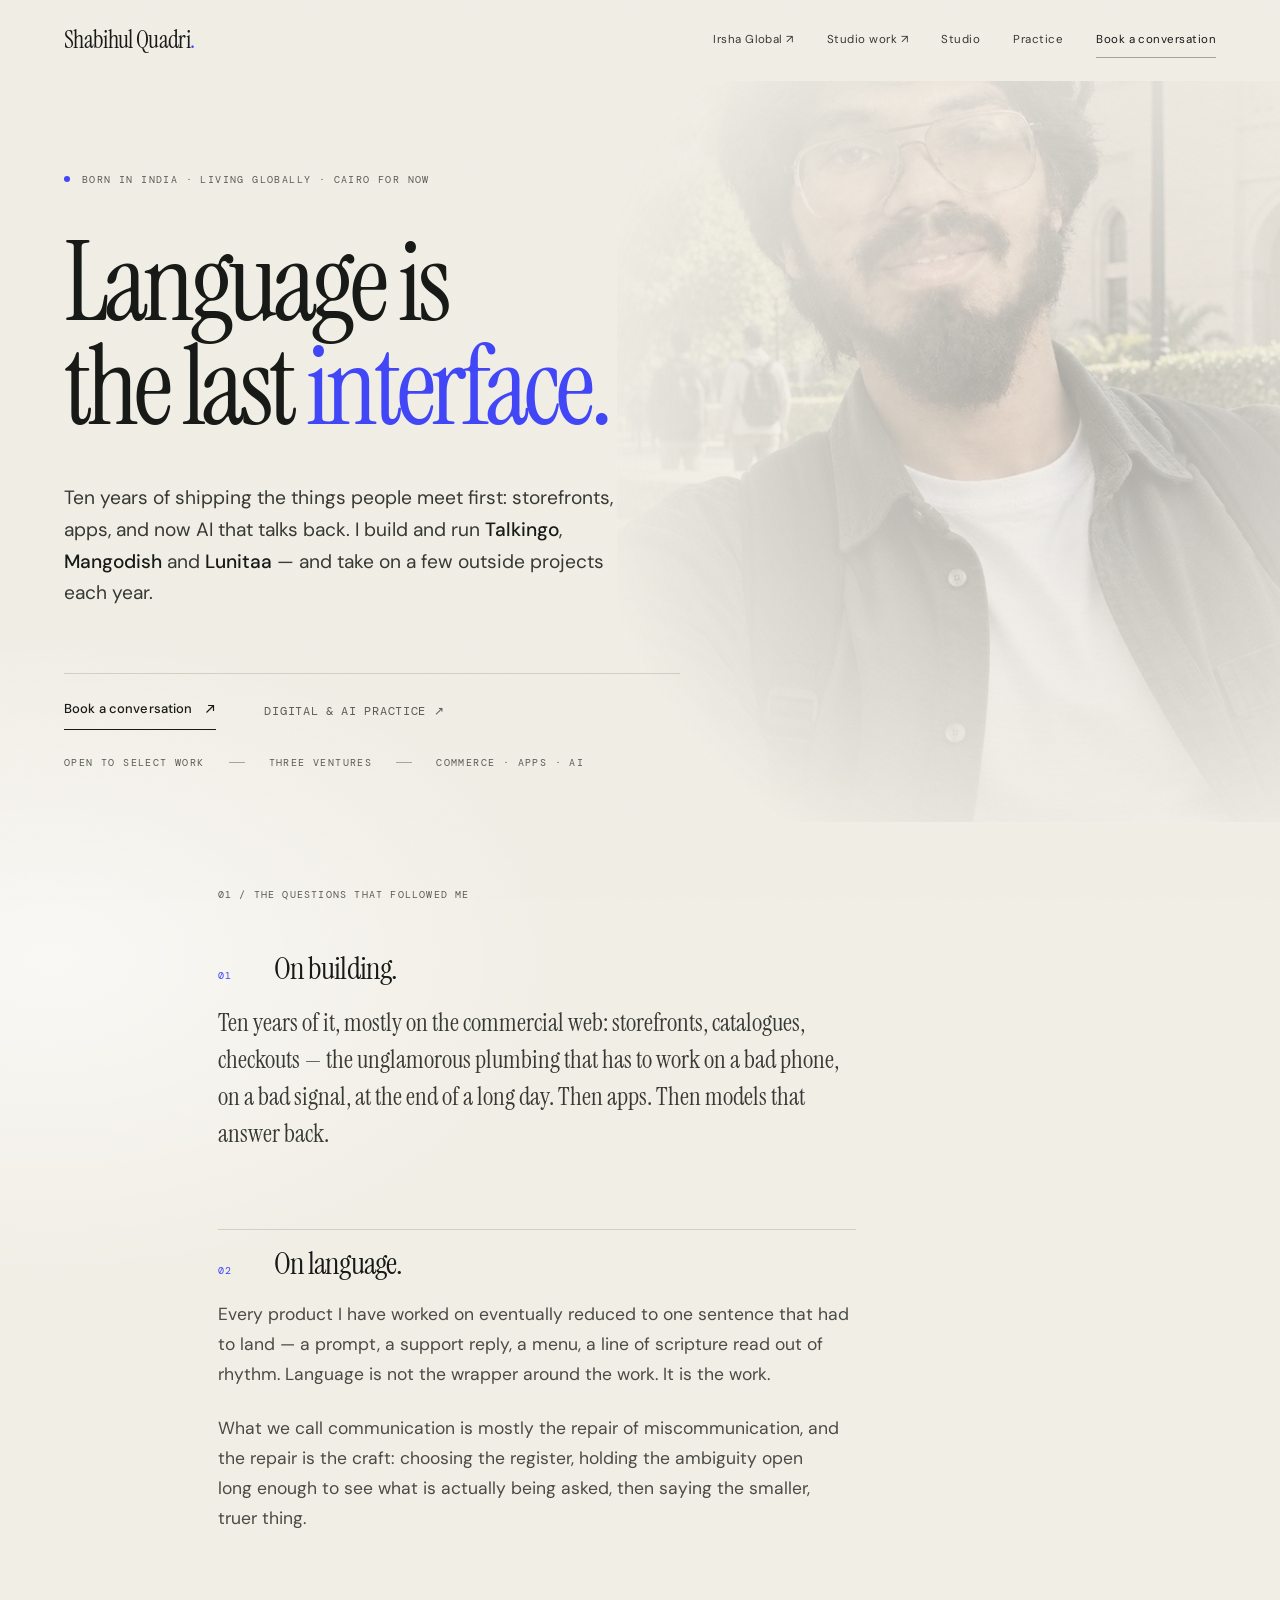
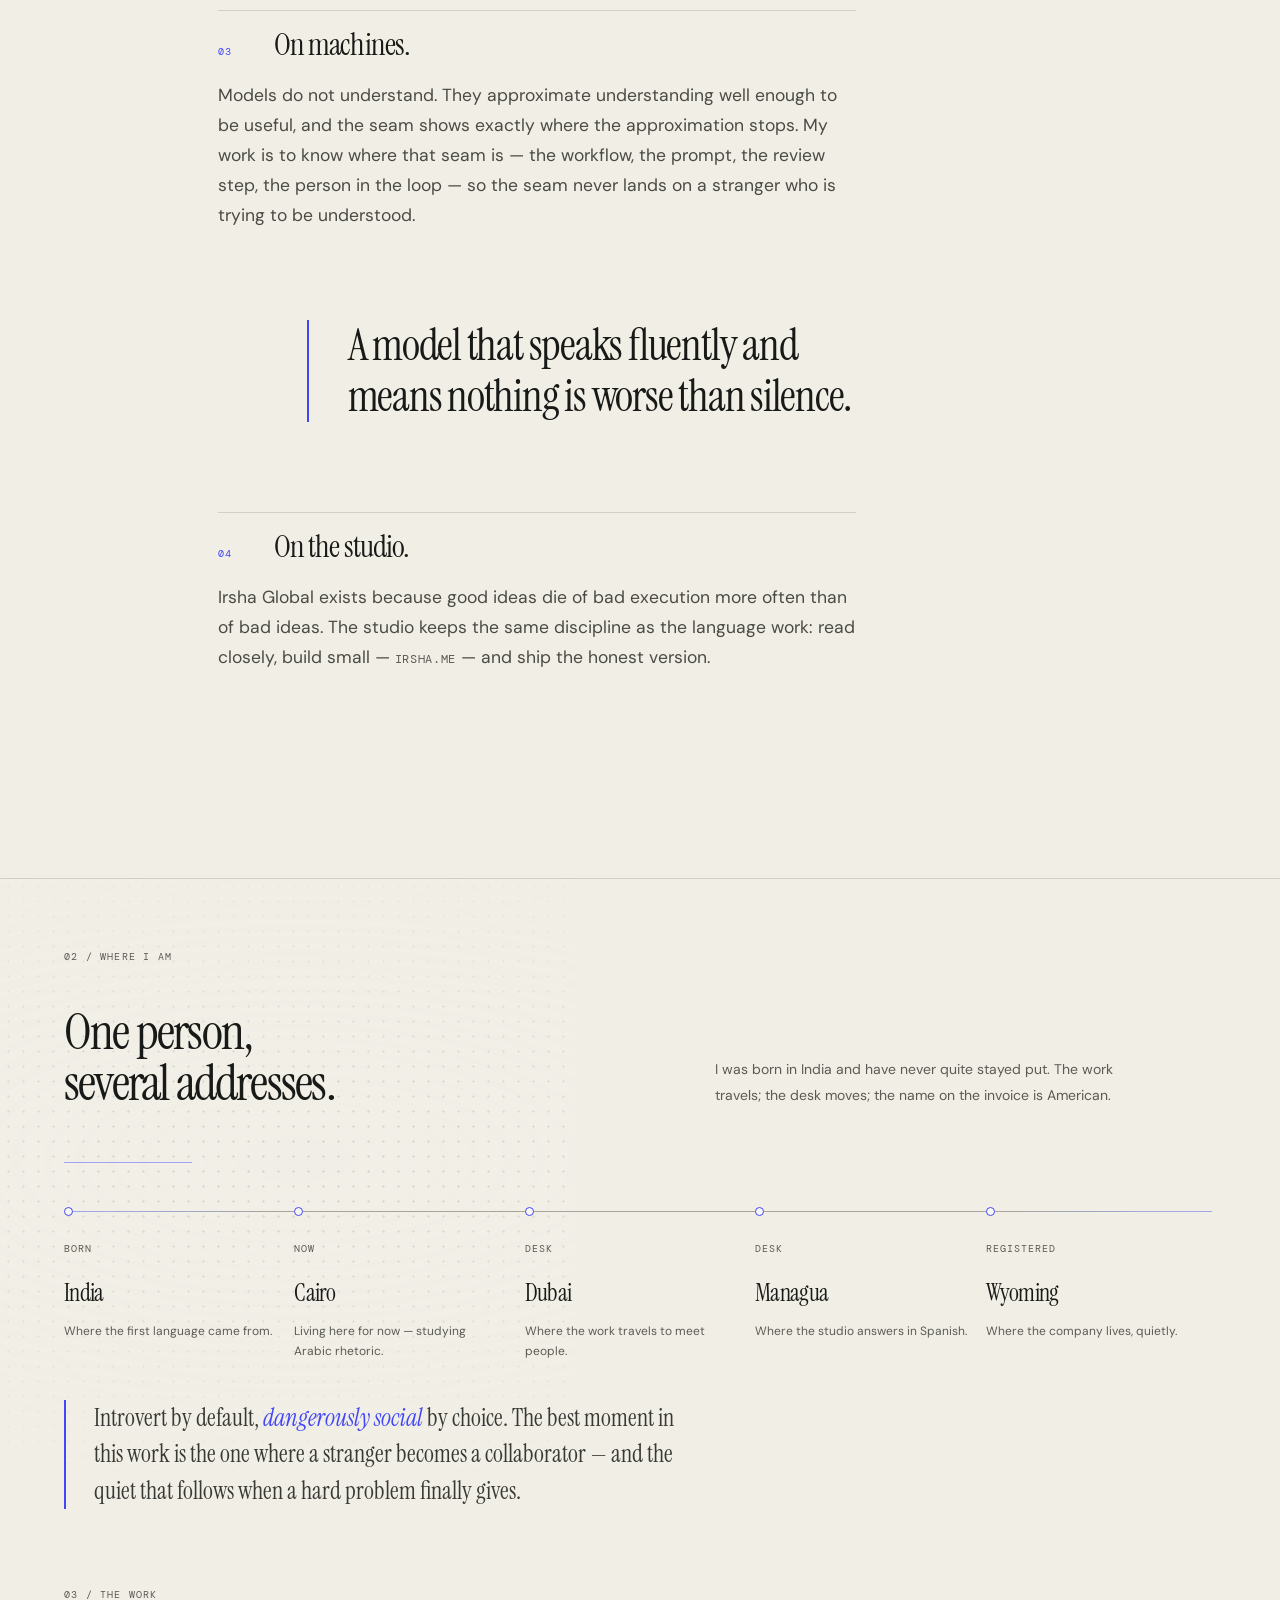
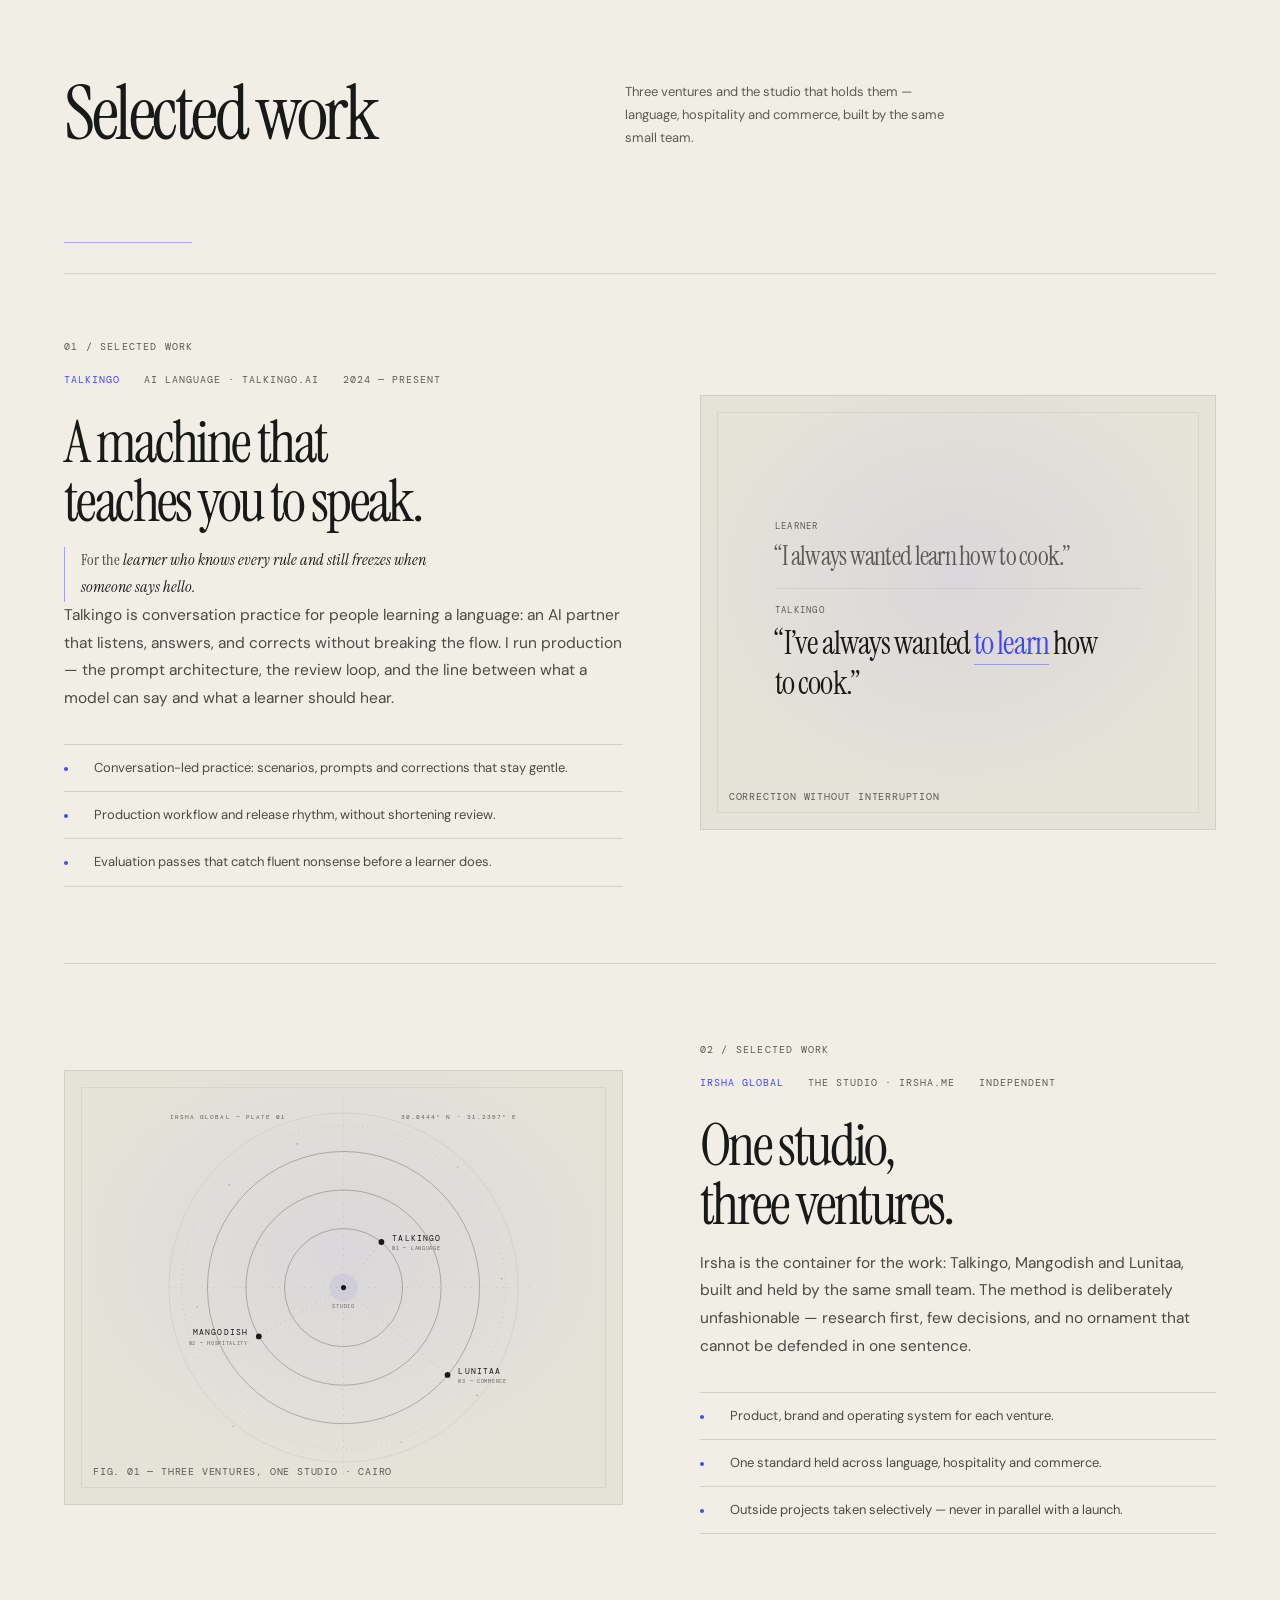
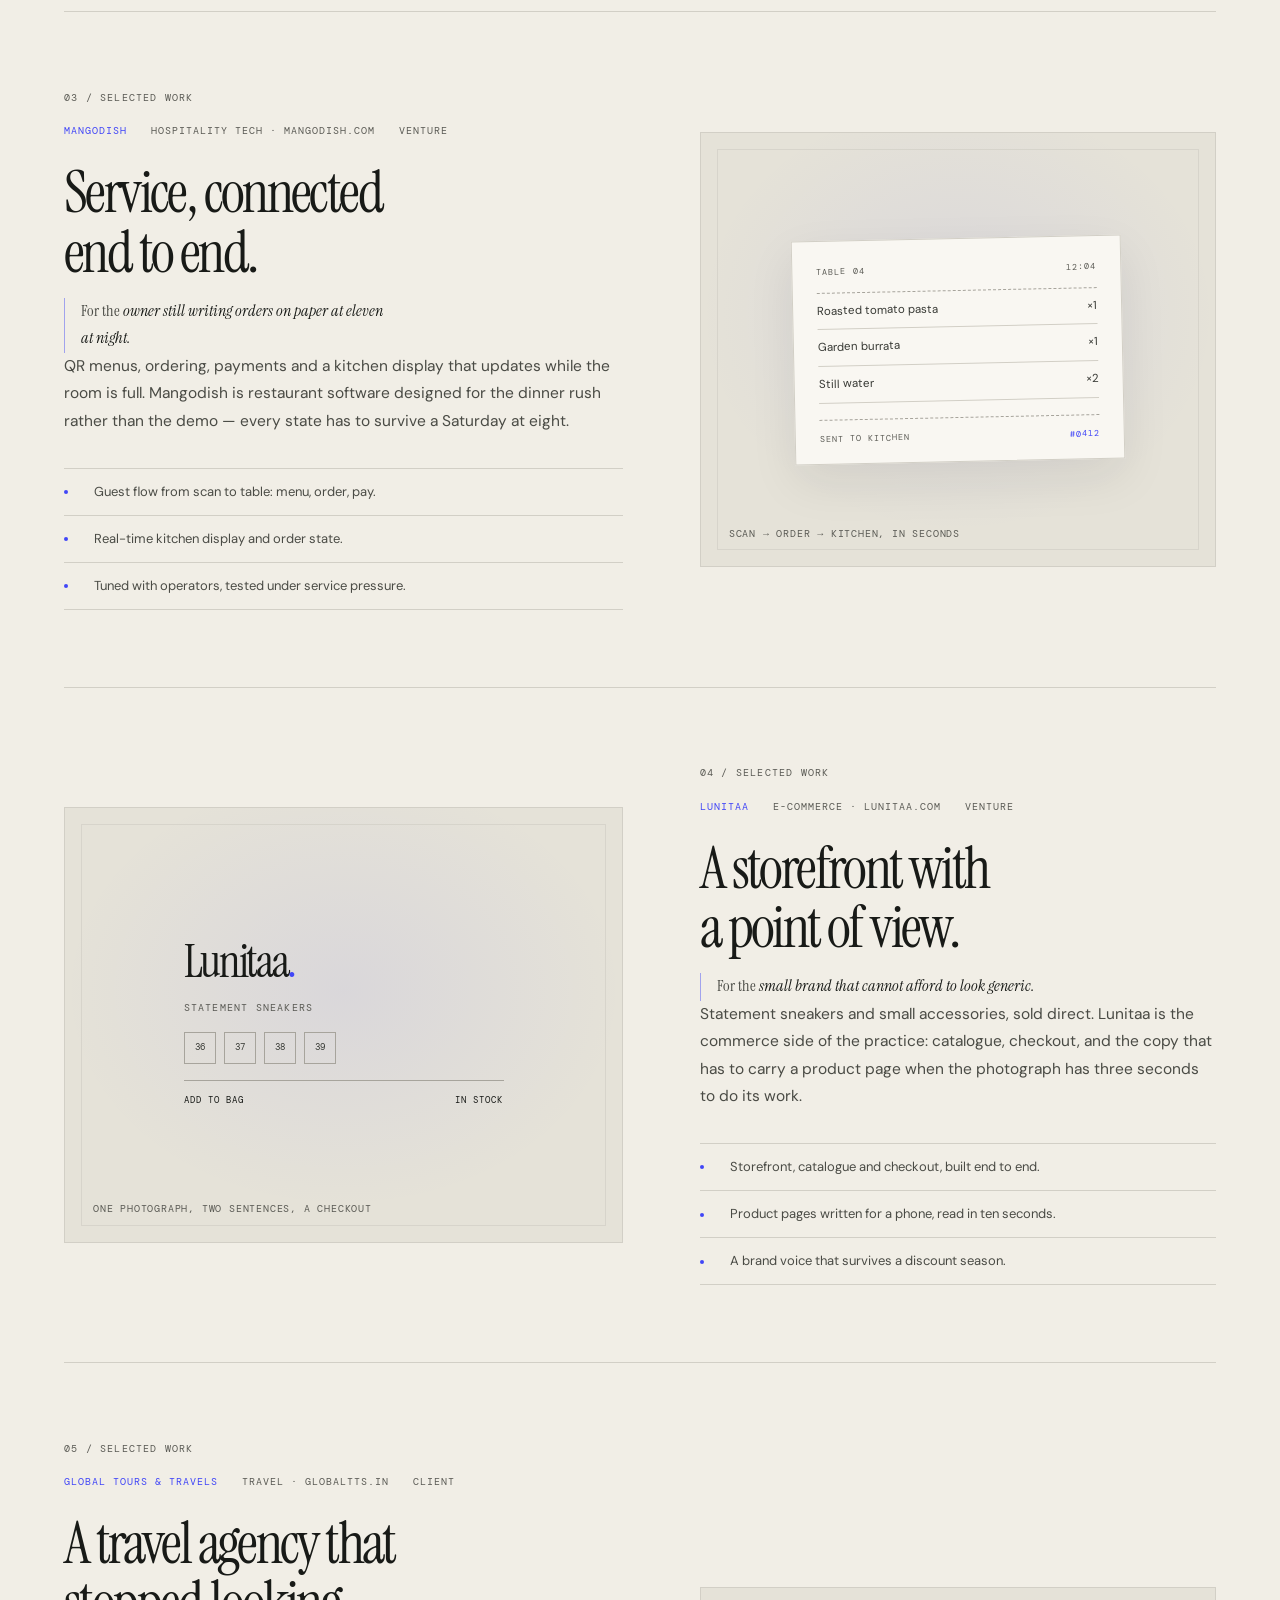
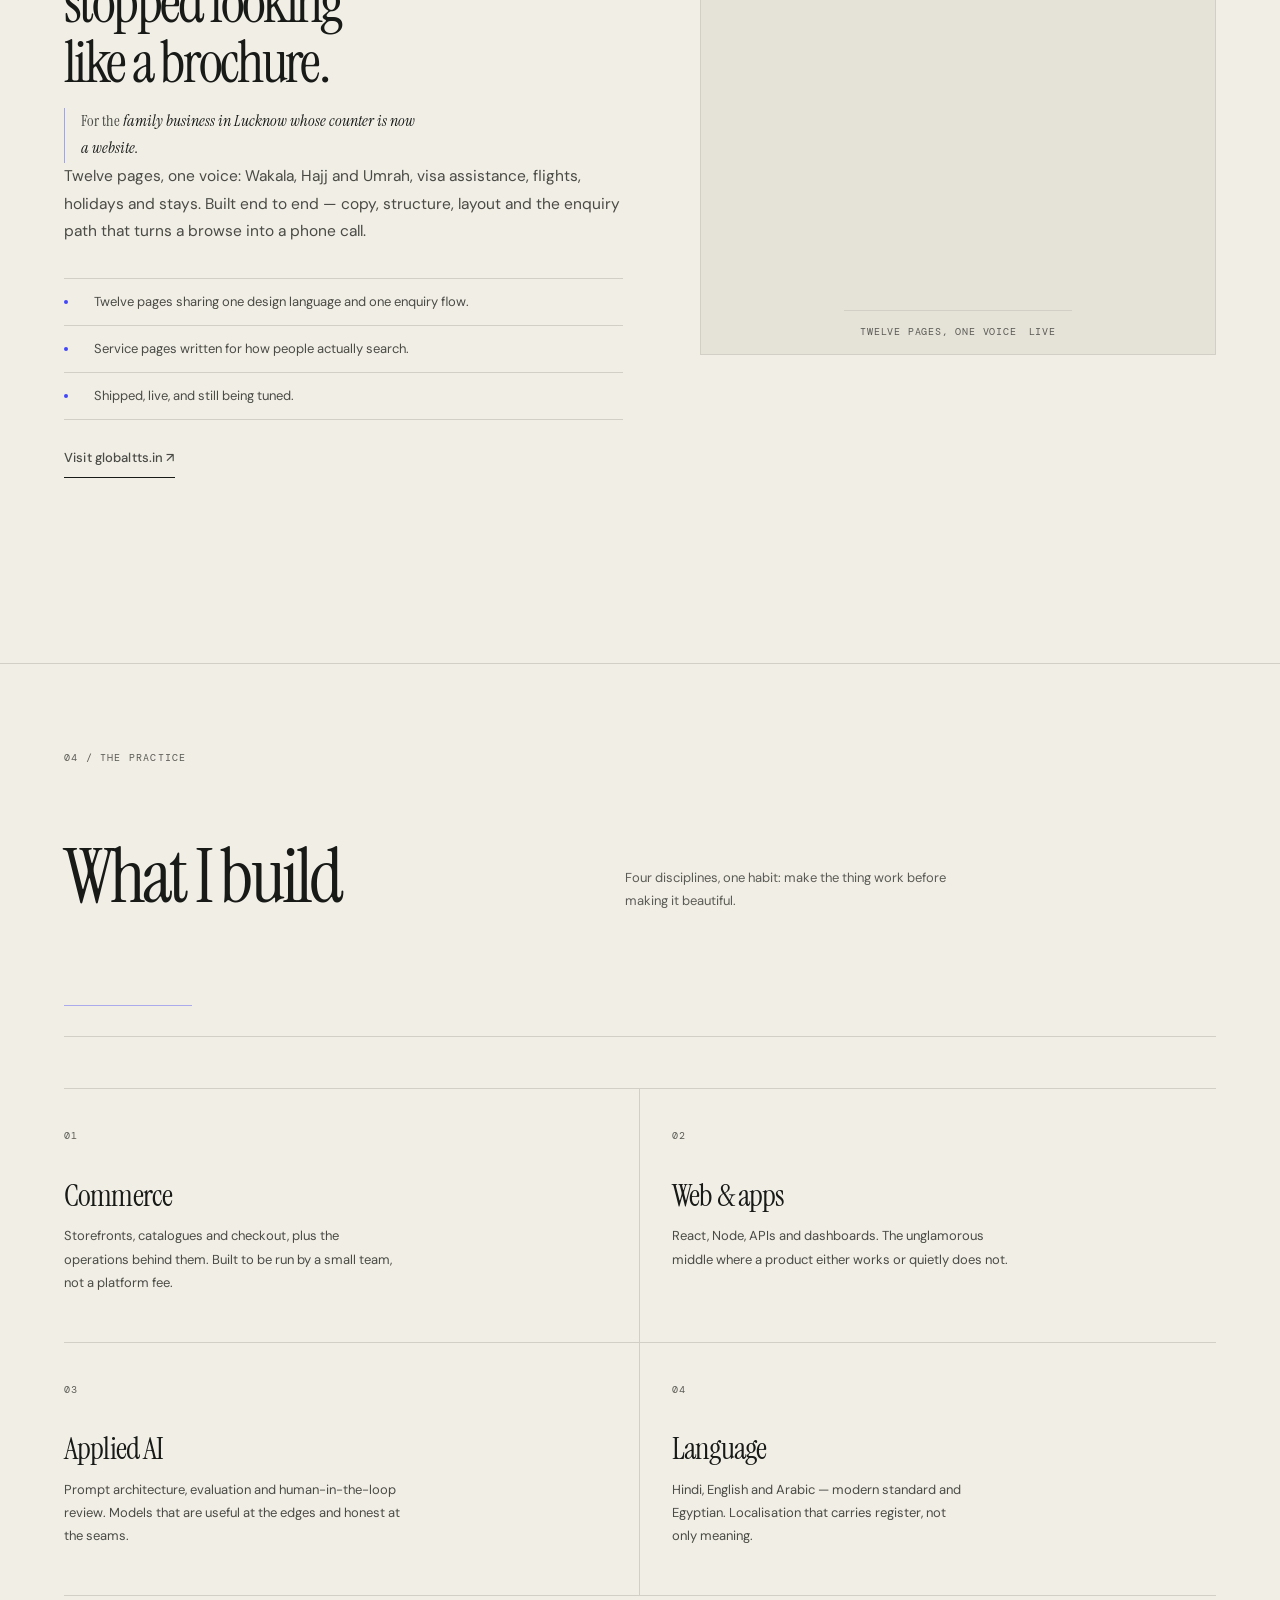
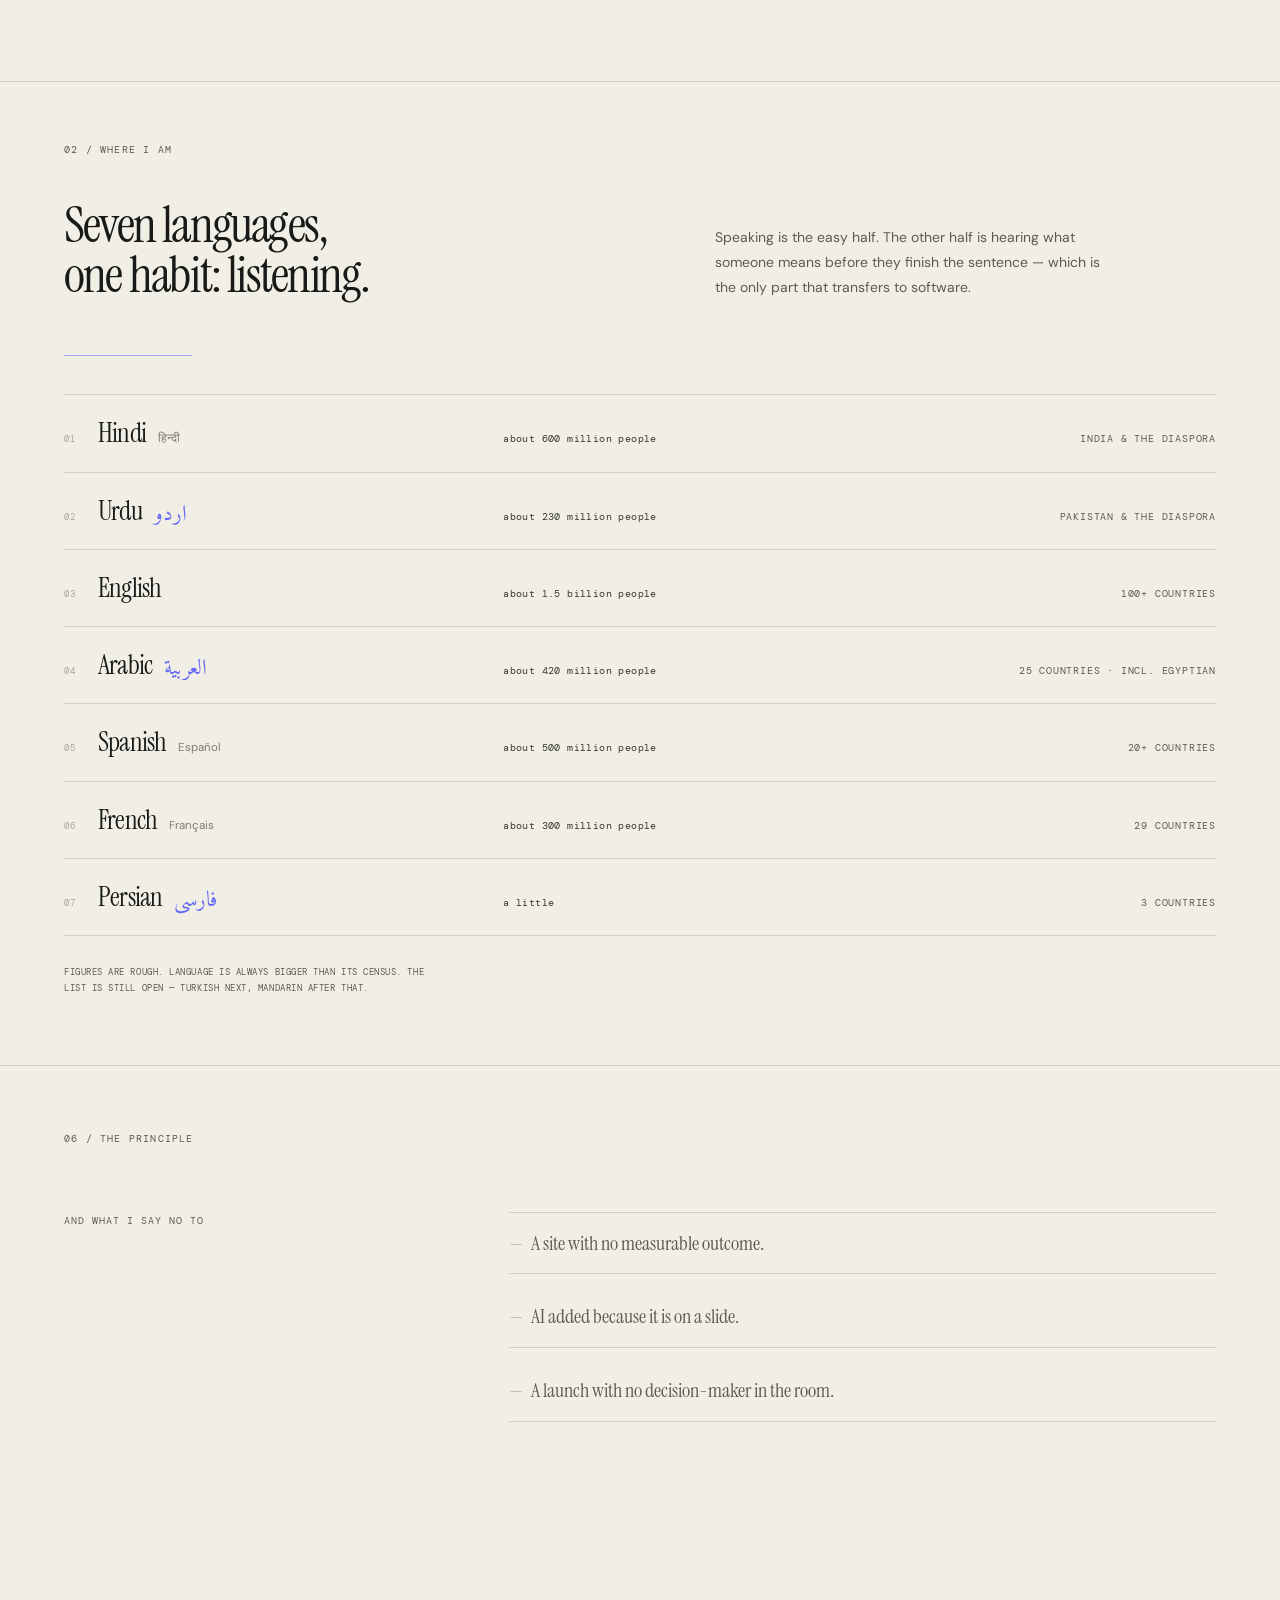
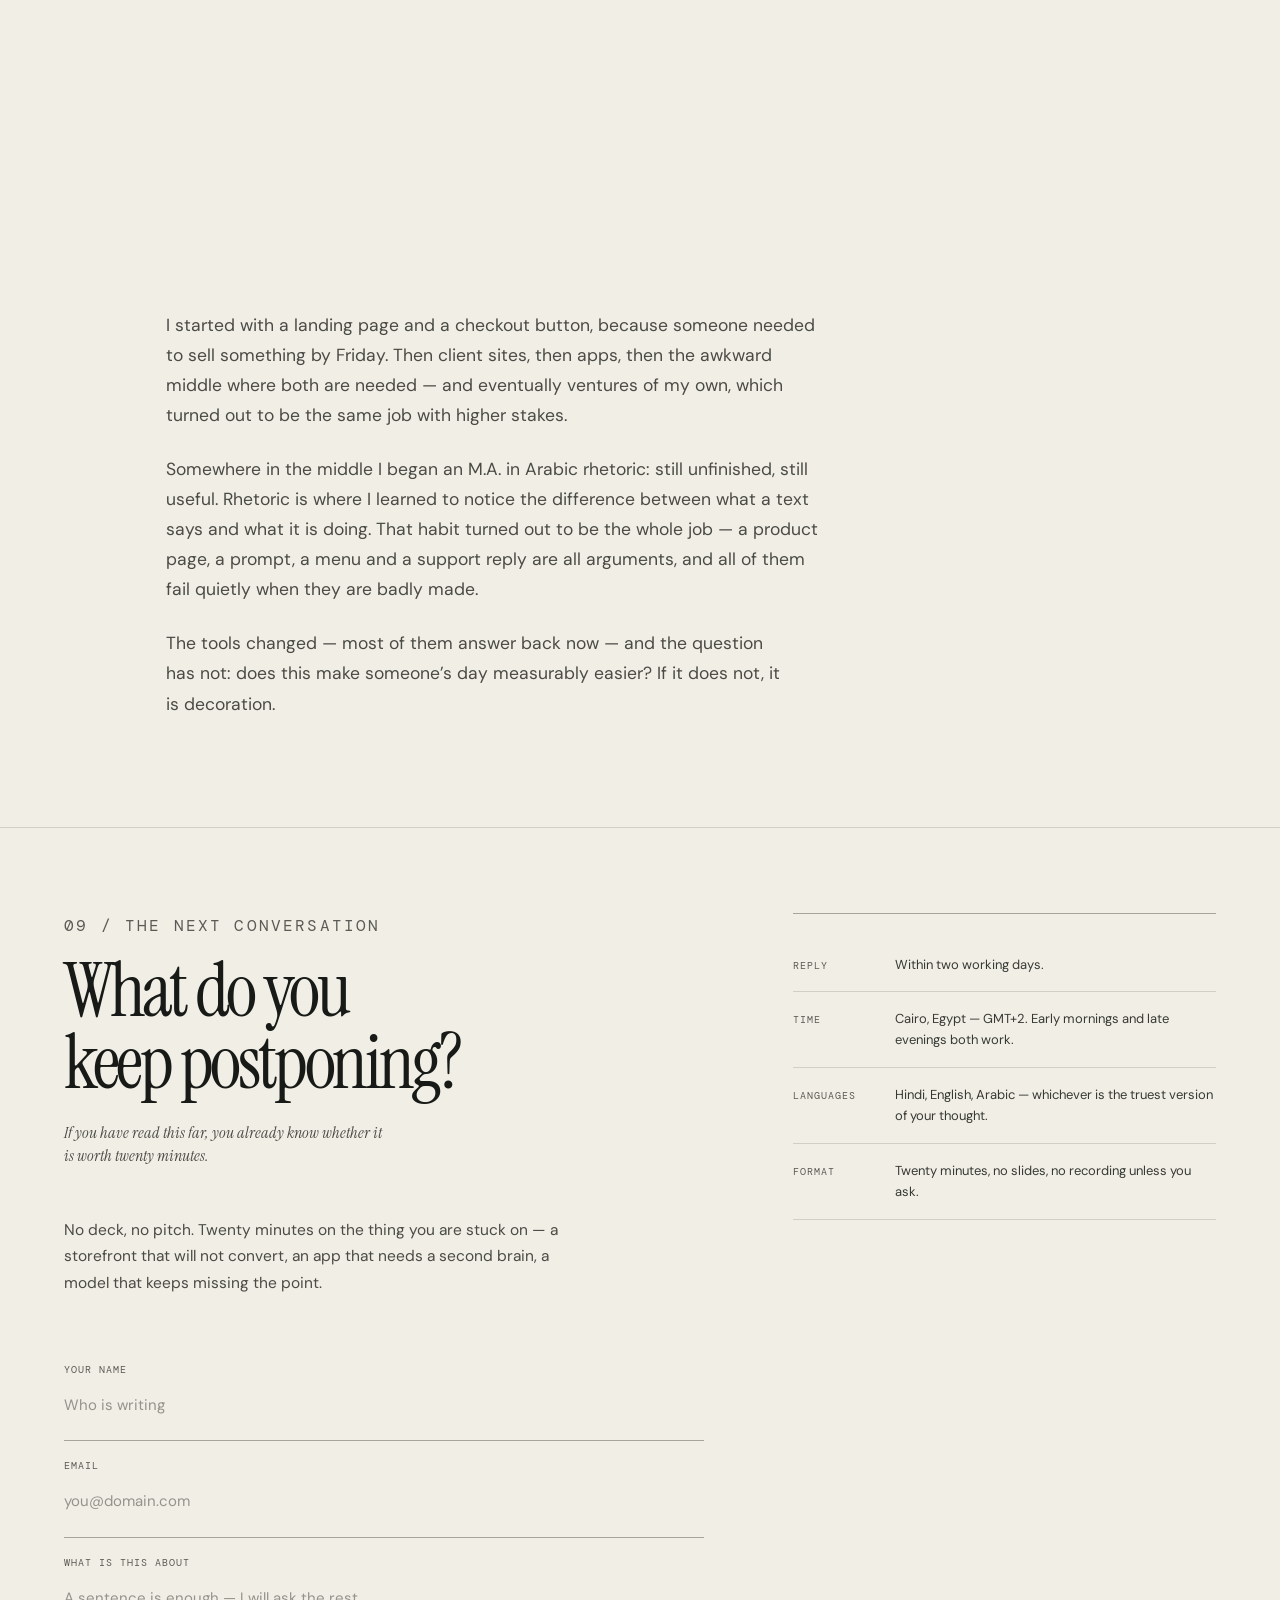
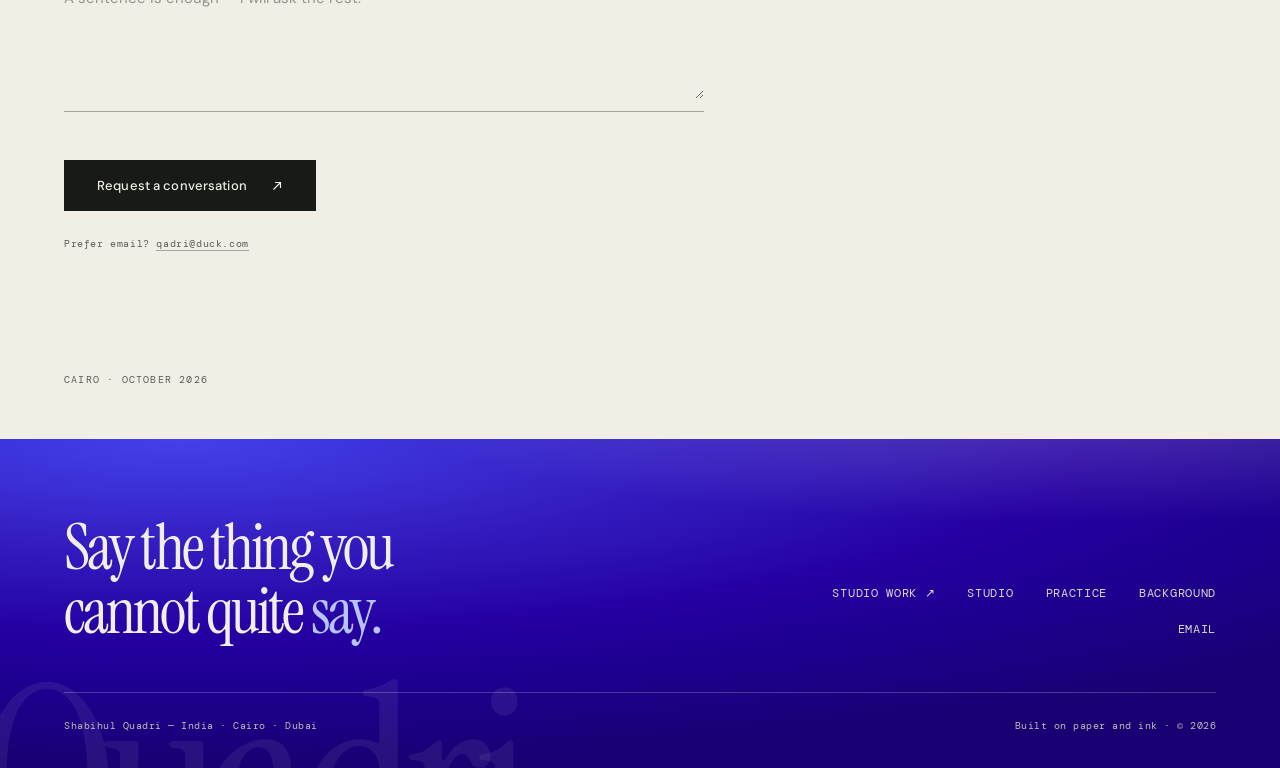
<file: qadri.html>
<!doctype html>
<html lang="en">
<head>
<meta charset="utf-8">
<meta name="viewport" content="width=device-width, initial-scale=1">
<script>document.documentElement.classList.add('js');</script>
<title>Shabihul Quadri — Builder of Talkingo, Mangodish &amp; Lunitaa</title>
<meta name="description" content="Shabihul Quadri — Cairo-based builder. Ten years of e-commerce, apps and applied AI, including Talkingo, Mangodish and Lunitaa.">
<meta name="theme-color" content="#f1efe8">
<meta name="color-scheme" content="light">
<meta name="author" content="Shabihul Quadri">
<link rel="canonical" href="https://irsha.me/qadri.html">
<link rel="icon" type="image/png" sizes="32x32" href="assets/icon-32.png">
<link rel="icon" type="image/png" sizes="180x180" href="assets/icon-180.png">
<link rel="apple-touch-icon" href="assets/icon-180.png">
<meta property="og:type" content="website">
<meta property="og:title" content="Shabihul Quadri — Builder of Talkingo, Mangodish &amp; Lunitaa">
<meta property="og:description" content="Ten years of e-commerce, apps and applied AI. Cairo, Egypt.">
<meta property="og:url" content="https://irsha.me/qadri.html">
<meta property="og:locale" content="en_US">
<meta name="twitter:card" content="summary_large_image">
<link rel="preconnect" href="https://fonts.googleapis.com">
<link rel="preconnect" href="https://fonts.gstatic.com" crossorigin>
<link href="https://fonts.googleapis.com/css2?family=DM+Mono:wght@400;500&family=DM+Sans:wght@400;500;600&family=Instrument+Serif:ital@0;1&family=Amiri:wght@400;700&display=swap" rel="stylesheet">
<link rel="stylesheet" href="assets/qadri-tokens.css">
<link rel="preload" as="image" href="assets/portrait.jpg" fetchpriority="high">
<style>
/* Hallmark · macrostructure: Long Document (essay spine + plates) · tone: premium-philosophical
 * theme: studied family DNA (irsha.me) · paper light · classical serif display · cool accent 272
 * nav: N9 edge-aligned · footer: Ft5 statement · enrichment: E7 portrait plate + drawn SVG figure
 * Hallmark · pre-emit critique: P5 H5 E5 S5 R4 V4
 */

/* ── Base ─────────────────────────────────────────────────── */
*, *::before, *::after { box-sizing: border-box; }
html, body { overflow-x: clip; }
html {
  scroll-behavior: smooth;
  scroll-padding-top: 96px;
  scrollbar-width: thin;
  scrollbar-color: var(--color-line-strong) var(--color-paper);
}
body {
  margin: 0;
  background-color: var(--color-paper);
  background-image: var(--grad-paper);
  background-repeat: no-repeat;
  color: var(--color-ink);
  font-family: var(--font-body);
  font-size: var(--text-base);
  line-height: var(--leading-body);
  -webkit-font-smoothing: antialiased;
  text-rendering: optimizeLegibility;
  font-feature-settings: "liga" 1, "kern" 1;
}
/* paper grain — the whole page printed, not rendered */
body::after {
  content: "";
  position: fixed;
  inset: 0;
  z-index: 80;
  pointer-events: none;
  opacity: 0.032;
  mix-blend-mode: multiply;
  background-image: var(--noise);
  background-size: 160px 160px;
}
a { color: inherit; text-decoration: none; }
p { margin: 0 0 var(--space-5); text-wrap: pretty; }
h1, h2, h3 { text-wrap: balance; }
::selection { background: var(--color-accent); color: var(--color-invert-paper); }
:focus-visible {
  outline: var(--rule-focus) solid var(--color-accent);
  outline-offset: 3px;
  border-radius: var(--radius-sm);
}

.shell {
  width: min(100%, var(--shell));
  margin-inline: auto;
  padding-inline: var(--gutter);
}
.mono {
  font-family: var(--font-mono);
  font-size: var(--text-2xs);
  letter-spacing: var(--tracking-wide);
  text-transform: uppercase;
  color: var(--color-muted);
}

.skip {
  position: fixed;
  top: var(--space-3);
  left: var(--space-3);
  z-index: 100;
  padding: var(--space-3) var(--space-4);
  background: var(--color-ink);
  color: var(--color-invert-paper);
  font-family: var(--font-mono);
  font-size: var(--text-xs);
  transform: translateY(-200%);
  transition: transform var(--dur-fast) var(--ease-out);
}
.skip:focus-visible { transform: none; }

/* reading progress — one hairline, accent only */
.progress {
  position: fixed;
  inset: 0 0 auto 0;
  height: 2px;
  z-index: 90;
  pointer-events: none;
}
.progress span {
  display: block;
  height: 100%;
  background: var(--color-accent);
  transform: scaleX(0);
  transform-origin: left center;
  transition: transform 90ms linear;
}

/* ── Header · N9 edge-aligned ─────────────────────────────── */
.site-head {
  position: sticky;
  top: 0;
  z-index: 40;
  background: var(--color-paper);
  border-bottom: var(--rule-hair) solid transparent;
  transition: border-color var(--dur-slow) var(--ease-out), background-color var(--dur-slow) var(--ease-out), backdrop-filter var(--dur-slow) var(--ease-out);
}
.site-head.is-stuck {
  background-color: var(--color-paper-glass);
  -webkit-backdrop-filter: blur(14px) saturate(1.06);
  backdrop-filter: blur(14px) saturate(1.06);
  border-bottom-color: var(--color-line);
}
.head-inner {
  display: flex;
  align-items: center;
  justify-content: space-between;
  gap: var(--space-6);
  min-height: 80px;
  transition: min-height var(--dur-slow) var(--ease-out);
}
.site-head.is-stuck .head-inner { min-height: 68px; }
.wordmark {
  display: inline-flex;
  align-items: center;
  font-family: var(--font-display);
  font-size: clamp(19px, 2vw, 24px);
  letter-spacing: var(--tracking-tight);
  line-height: 1;
  white-space: nowrap;
  transition: opacity var(--dur-base) var(--ease-out);
}
.wordmark-avatar {
  width: 34px;
  height: 34px;
  flex: none;
  border-radius: 50%;
  object-fit: cover;
  object-position: 50% 26%;
  border: 1px solid var(--color-line);
  filter: grayscale(1) contrast(1.06);
  transform: scale(0.25);
  opacity: 0;
  margin-right: -34px;
  transition: transform 360ms var(--ease-out), opacity 260ms var(--ease-out), margin-right 360ms var(--ease-out), border-color var(--dur-base) var(--ease-out);
}
.site-head.is-stuck .wordmark-avatar {
  transform: scale(1);
  opacity: 1;
  margin-right: var(--space-3);
  border-color: var(--color-line-strong);
}
.wordmark:hover .wordmark-avatar { border-color: var(--color-accent); }
.wordmark-name span { color: var(--color-accent); transition: opacity var(--dur-base) var(--ease-out); }
.wordmark:hover .wordmark-name span { opacity: 0.55; }
.head-nav {
  display: flex;
  align-items: center;
  gap: clamp(var(--space-4), 2.6vw, var(--space-7));
  font-size: var(--text-xs);
  letter-spacing: 0.04em;
}
.head-nav a {
  position: relative;
  color: var(--color-ink-2);
  white-space: nowrap;
  padding-block: var(--space-2);
  transition: color var(--dur-base) var(--ease-out);
}
.head-nav a::after {
  content: "";
  position: absolute;
  left: 0;
  right: 0;
  bottom: 0;
  height: var(--rule-hair);
  background: currentColor;
  transform: scaleX(0);
  transform-origin: left center;
  transition: transform var(--dur-base) var(--ease-out), opacity var(--dur-base) var(--ease-out);
}
.head-nav a:hover { color: var(--color-accent); }
.head-nav a:hover::after { transform: scaleX(1); }
.head-nav .head-cta { color: var(--color-ink); padding-bottom: var(--space-2); }
.head-nav .head-cta::after {
  background: var(--color-line-strong);
  transform: scaleX(1);
  transform-origin: right center;
}
.head-nav .head-cta:hover { color: var(--color-accent); }
.head-nav .head-cta:hover::after { background: var(--color-accent); transform-origin: left center; }

/* ── Hero ─────────────────────────────────────────────────── */
.hero {
  padding-block: clamp(56px, 7vw, 112px) clamp(40px, 4vw, 64px);
}
.hero-grid {
  display: grid;
  grid-template-columns: minmax(0, 1.16fr) minmax(0, 0.84fr);
  column-gap: clamp(var(--space-7), 7vw, var(--space-10));
  row-gap: clamp(var(--space-7), 5vw, var(--space-9));
  align-items: start;
}
.hero-main { display: grid; gap: clamp(var(--space-6), 3.4vw, var(--space-8)); }
.hero-kicker {
  display: flex;
  align-items: center;
  gap: var(--space-3);
  margin: 0;
}
.hero-kicker i {
  display: block;
  width: 6px;
  height: 6px;
  border-radius: 50%;
  background: var(--color-accent);
  flex: none;
  animation: breathe 4.2s var(--ease-in-out) infinite;
}
@keyframes breathe {
  0%, 100% { opacity: 1; transform: scale(1); box-shadow: 0 0 0 0 var(--color-accent-halo); }
  50% { opacity: 0.65; transform: scale(0.86); box-shadow: 0 0 0 6px transparent; }
}
.hero h1 {
  margin: 0;
  font-family: var(--font-display);
  font-weight: 400;
  font-style: normal;
  font-size: clamp(50px, 8.6vw, 138px);
  line-height: var(--leading-tight);
  letter-spacing: var(--tracking-display);
  overflow-wrap: anywhere;
  min-width: 0;
  max-width: 12ch;
}
.hero h1 em {
  font-style: normal;
  color: var(--color-accent);
}
.hero .lede {
  max-width: 46ch;
  font-size: clamp(var(--text-md), 1.5vw, var(--text-lg));
  line-height: 1.66;
  color: var(--color-ink-2);
  margin: 0;
}
.hero .lede strong { color: var(--color-ink); font-weight: 500; }
.hero-foot {
  grid-column: 1;
  display: grid;
  gap: var(--space-5);
  border-top: var(--rule-hair) solid var(--color-line);
  padding-top: var(--space-5);
}
.hero-actions {
  display: flex;
  flex-wrap: wrap;
  gap: var(--space-4) var(--space-7);
  align-items: center;
}
.hero-meta {
  display: flex;
  flex-wrap: wrap;
  align-items: center;
  gap: var(--space-2) var(--space-5);
  margin: 0;
  color: var(--color-muted);
}
.hero-meta span { display: inline-flex; align-items: center; gap: var(--space-5); }
.hero-meta span + span::before {
  content: "";
  width: 16px;
  height: 1px;
  background: var(--color-line-strong);
  flex: none;
}
.link-cta {
  display: inline-flex;
  align-items: center;
  gap: var(--space-3);
  font-size: var(--text-sm);
  font-weight: 500;
  letter-spacing: 0.01em;
  padding-bottom: var(--space-2);
  border-bottom: var(--rule-hair) solid var(--color-ink);
  white-space: nowrap;
  transition: border-color var(--dur-base) var(--ease-out), color var(--dur-base) var(--ease-out);
}
.link-cta svg { width: 12px; height: 12px; transition: transform var(--dur-base) var(--ease-out); }
.link-cta:hover { color: var(--color-accent); border-bottom-color: var(--color-accent); }
.link-cta:hover svg { transform: translate(3px, -3px); }
.link-quiet {
  display: inline-block;
  font-family: var(--font-mono);
  font-size: var(--text-xs);
  letter-spacing: 0.06em;
  text-transform: uppercase;
  color: var(--color-muted);
  white-space: nowrap;
  border-bottom: var(--rule-hair) solid transparent;
  padding-bottom: var(--space-1);
  transition: color var(--dur-base) var(--ease-out), border-color var(--dur-base) var(--ease-out);
}
.link-quiet:hover { color: var(--color-ink); border-bottom-color: var(--color-line-strong); }

/* ── Portrait plate ───────────────────────────────────────── */
.portrait {
  grid-column: 2;
  grid-row: 1 / span 2;
  justify-self: end;
  align-self: center;
  position: relative;
  margin: 0;
  width: min(100%, 396px);
}
.portrait::before,
.portrait::after {
  content: "";
  position: absolute;
  width: 46px;
  height: 46px;
  pointer-events: none;
  z-index: 2;
  transition: opacity var(--dur-slow) var(--ease-out);
  opacity: 0.75;
}
.portrait::before {
  top: -14px;
  right: -14px;
  border-top: var(--rule-hair) solid var(--color-line-strong);
  border-right: var(--rule-hair) solid var(--color-line-strong);
}
.portrait::after {
  bottom: 34px;
  left: -14px;
  border-bottom: var(--rule-hair) solid var(--color-line-strong);
  border-left: var(--rule-hair) solid var(--color-line-strong);
}
.portrait-frame {
  position: relative;
  overflow: hidden;
  aspect-ratio: 4 / 5;
  background: var(--color-paper-sunk);
  border: var(--rule-hair) solid var(--color-line);
  isolation: isolate;
  transition: border-color var(--dur-slow) var(--ease-out), box-shadow var(--dur-slow) var(--ease-out);
  animation: plateIn 1100ms var(--ease-out) both;
}
@keyframes plateIn {
  from { clip-path: inset(0 0 100% 0); }
  to { clip-path: inset(0 0 0 0); }
}
.portrait-frame img {
  display: block;
  width: 100%;
  height: 100%;
  object-fit: cover;
  object-position: 50% 32%;
  filter: grayscale(1) contrast(1.06) brightness(1.02);
  transform: scale(1.008);
  transition: filter var(--dur-slow) var(--ease-out), transform 1400ms var(--ease-out), opacity 900ms var(--ease-out);
}
.js .portrait-frame img { opacity: 0; }
.js .portrait-frame img.is-loaded { opacity: 1; }
/* a whisper of blue laid over the greys */
.portrait-frame::after {
  content: "";
  position: absolute;
  inset: 0;
  z-index: 1;
  pointer-events: none;
  background: var(--color-plate-tint);
  mix-blend-mode: color;
  opacity: 0.75;
}
.portrait-spot {
  position: absolute;
  inset: 0;
  z-index: 2;
  pointer-events: none;
  opacity: 0;
  background: radial-gradient(240px circle at var(--mx, 50%) var(--my, 40%), var(--color-glow), transparent 68%);
  mix-blend-mode: soft-light;
  transition: opacity var(--dur-slow) var(--ease-out);
}
.portrait-frame .grain {
  position: absolute;
  inset: 0;
  z-index: 3;
  pointer-events: none;
  background-image: var(--noise);
  background-size: 140px 140px;
  opacity: 0.06;
  mix-blend-mode: multiply;
}
.portrait-fallback {
  display: none;
  position: absolute;
  inset: 0;
  z-index: 1;
  place-items: center;
  background: var(--color-paper-sunk);
}
.portrait-fallback span {
  font-family: var(--font-display);
  font-size: 104px;
  letter-spacing: -0.04em;
  color: var(--color-line-strong);
}
.portrait.is-empty img,
.portrait.is-empty .portrait-frame::after { display: none; }
.portrait.is-empty .portrait-fallback { display: grid; }
.portrait figcaption {
  display: flex;
  justify-content: space-between;
  align-items: baseline;
  gap: var(--space-4);
  margin-top: var(--space-4);
  font-family: var(--font-mono);
  font-size: var(--text-2xs);
  letter-spacing: 0.1em;
  text-transform: uppercase;
  color: var(--color-muted);
  transition: color var(--dur-slow) var(--ease-out);
}
.portrait figcaption span:last-child { color: var(--color-line-strong); }

@media (hover: hover) and (pointer: fine) {
  .portrait-frame:hover { border-color: var(--color-accent-edge); box-shadow: var(--shadow-plate); }
  .portrait-frame:hover img { filter: grayscale(0.78) contrast(1.08) brightness(1.02); transform: scale(1.038); }
  .portrait-frame:hover .portrait-spot { opacity: 1; }
  .portrait-frame:hover ~ figcaption { color: var(--color-ink-2); }
  .portrait:hover::before,
  .portrait:hover::after { opacity: 1; }
}

/* ── Section rhythm ───────────────────────────────────────── */
.section { padding-block: clamp(var(--space-9), 10vw, var(--space-11)); }
.section + .section { border-top: var(--rule-hair) solid var(--color-line); }
.section-head {
  display: grid;
  grid-template-columns: minmax(0, 0.9fr) minmax(0, 1.1fr);
  gap: clamp(var(--space-5), 6vw, var(--space-9));
  align-items: end;
  margin-bottom: clamp(var(--space-7), 6vw, var(--space-9));
}
.section-head h2 {
  margin: 0;
  font-family: var(--font-display);
  font-weight: 400;
  font-style: normal;
  font-size: var(--text-display-s);
  line-height: var(--leading-tight);
  letter-spacing: var(--tracking-display);
  overflow-wrap: anywhere;
  min-width: 0;
}
.section-head p {
  margin: 0;
  max-width: 38ch;
  color: var(--color-muted);
  font-size: var(--text-sm);
  line-height: 1.78;
}

/* ── Preface · Long Document prose ────────────────────────── */
.preface { padding-block: clamp(var(--space-7), 6vw, var(--space-9)) clamp(var(--space-9), 11vw, var(--space-11)); }
.preface-inner {
  max-width: min(58ch, 100%);
  margin-left: clamp(0px, 12vw, 200px);
  margin-right: 0;
}
.preface h2 {
  margin: clamp(var(--space-8), 7vw, var(--space-9)) 0 var(--space-4);
  font-family: var(--font-display);
  font-weight: 400;
  font-style: normal;
  font-size: var(--text-xl);
  line-height: 1.2;
  letter-spacing: var(--tracking-tight);
  color: var(--color-ink);
}
.preface h2:first-child { margin-top: 0; }
.preface p { color: var(--color-body); font-size: var(--text-md); max-width: 58ch; }
.pull {
  margin: clamp(var(--space-8), 7vw, var(--space-9)) 0;
  padding: 0 0 0 clamp(var(--space-5), 3vw, var(--space-7));
  border-left: var(--rule-focus) solid var(--color-accent);
  font-family: var(--font-display);
  font-style: normal;
  font-size: var(--text-2xl);
  line-height: 1.16;
  letter-spacing: var(--tracking-tight);
  color: var(--color-ink);
  max-width: 30ch;
}

/* ── Work ─────────────────────────────────────────────────── */
.work-list { list-style: none; margin: 0; padding: 0; }
.work {
  display: grid;
  grid-template-columns: minmax(0, 1.04fr) minmax(0, 0.96fr);
  gap: clamp(var(--space-6), 6vw, var(--space-9));
  align-items: center;
  padding-block: clamp(var(--space-7), 6vw, var(--space-9));
  border-top: var(--rule-hair) solid var(--color-line);
}
.work:first-child { border-top: 0; padding-top: 0; }
.work:nth-child(even) .work-copy { order: 2; }
.work:nth-child(even) .specimen { order: 1; }
.work-meta {
  display: flex;
  flex-wrap: wrap;
  gap: var(--space-2) var(--space-5);
  font-family: var(--font-mono);
  font-size: var(--text-2xs);
  letter-spacing: 0.1em;
  text-transform: uppercase;
  color: var(--color-muted);
  margin-bottom: var(--space-5);
}
.work-meta span:first-child { color: var(--color-accent); }
.work-copy h3 {
  margin: 0 0 var(--space-4);
  font-family: var(--font-display);
  font-weight: 400;
  font-style: normal;
  font-size: var(--text-3xl);
  line-height: 1.02;
  letter-spacing: var(--tracking-display);
  max-width: 18ch;
}
.work-copy > p { color: var(--color-body); font-size: var(--text-base); line-height: 1.78; max-width: 52ch; }
.work-facts {
  list-style: none;
  margin: var(--space-6) 0 0;
  padding: 0;
  border-top: var(--rule-hair) solid var(--color-line);
  max-width: 54ch;
}
.work-facts li {
  display: grid;
  grid-template-columns: 18px minmax(0, 1fr);
  gap: var(--space-3);
  padding: var(--space-3) 0;
  border-bottom: var(--rule-hair) solid var(--color-line);
  font-size: var(--text-sm);
  line-height: 1.7;
  color: var(--color-body);
}
.work-facts li::before {
  content: "";
  width: 4px;
  height: 4px;
  border-radius: 50%;
  background: var(--color-accent);
  margin-top: 0.72em;
  transition: transform var(--dur-base) var(--ease-out);
}
.work-facts li:hover::before { transform: scale(1.6); }

/* ── Plates (specimens) ───────────────────────────────────── */
.specimen {
  position: relative;
  margin: 0;
  min-height: clamp(320px, 34vw, 452px);
  background-color: var(--color-paper-sunk);
  background-image: var(--grad-plate);
  border: var(--rule-hair) solid var(--color-line);
  display: grid;
  place-items: center;
  overflow: hidden;
  isolation: isolate;
  transition: border-color var(--dur-slow) var(--ease-out), transform var(--dur-slow) var(--ease-out), box-shadow var(--dur-slow) var(--ease-out);
}
.specimen::before {
  content: "";
  position: absolute;
  inset: var(--space-4);
  border: var(--rule-hair) solid var(--color-line);
  pointer-events: none;
  opacity: 0.7;
  z-index: 2;
}
.specimen figcaption {
  position: absolute;
  left: calc(var(--space-4) + var(--space-3));
  right: calc(var(--space-4) + var(--space-3));
  bottom: calc(var(--space-4) + var(--space-2));
  z-index: 4;
  font-family: var(--font-mono);
  font-size: var(--text-2xs);
  letter-spacing: 0.08em;
  text-transform: uppercase;
  color: var(--color-muted);
  transition: color var(--dur-slow) var(--ease-out);
}
@media (hover: hover) and (pointer: fine) {
  .specimen:hover { border-color: var(--color-accent-edge); transform: translateY(-3px); box-shadow: var(--shadow-plate); }
  .specimen:hover::before { border-color: var(--color-accent-edge); }
  .specimen:hover figcaption { color: var(--color-ink-2); }
}

/* Talkingo — a correction, mid-conversation */
.chat {
  width: 100%;
  max-width: 430px;
  padding-inline: var(--space-6);
  display: grid;
  gap: var(--space-4);
}
.chat-who {
  display: block;
  margin-bottom: var(--space-2);
  font-family: var(--font-mono);
  font-size: 9px;
  letter-spacing: 0.14em;
  text-transform: uppercase;
  color: var(--color-muted);
}
.chat-line,
.chat-fix {
  margin: 0;
  font-family: var(--font-display);
  line-height: 1.24;
  letter-spacing: var(--tracking-tight);
}
.chat-line { font-size: clamp(20px, 2.2vw, 26px); color: var(--color-muted); }
.chat-fix { font-size: clamp(22px, 2.6vw, 32px); color: var(--color-ink); }
.chat-fix em {
  font-style: normal;
  color: var(--color-accent);
  border-bottom: 1px solid var(--color-accent-edge);
}
.chat-rule { display: block; height: 1px; background: var(--color-line); }
.specimen:hover .chat-fix em { border-bottom-color: var(--color-accent); }

/* Mangodish — a ticket from the pass */
.ticket {
  width: min(82%, 330px);
  padding: var(--space-5) var(--space-5) var(--space-4);
  background: var(--color-paper-raised);
  border: 1px solid var(--color-line);
  box-shadow: var(--shadow-lift);
  transform: rotate(-1.2deg);
  transition: transform 620ms var(--ease-out), box-shadow 620ms var(--ease-out);
}
.specimen:hover .ticket { transform: rotate(0deg) translateY(-2px); box-shadow: var(--shadow-plate); }
.ticket-top,
.ticket-foot {
  display: flex;
  justify-content: space-between;
  gap: var(--space-3);
  font-family: var(--font-mono);
  font-size: 8.5px;
  letter-spacing: 0.12em;
  text-transform: uppercase;
  color: var(--color-muted);
}
.ticket-top { padding-bottom: var(--space-3); border-bottom: 1px dashed var(--color-line-strong); }
.ticket-row {
  display: flex;
  justify-content: space-between;
  gap: var(--space-3);
  padding: var(--space-2) 0;
  border-bottom: 1px solid var(--color-line);
  font-size: var(--text-xs);
  color: var(--color-ink-2);
}
.ticket-foot { margin-top: var(--space-4); padding-top: var(--space-3); border-top: 1px dashed var(--color-line-strong); }
.ticket-foot b { font-weight: 400; color: var(--color-accent); }

/* Lunitaa — a product card */
.product { width: min(80%, 320px); display: grid; gap: var(--space-4); }
.product-brand {
  font-family: var(--font-display);
  font-size: clamp(34px, 4vw, 46px);
  line-height: 0.9;
  letter-spacing: -0.05em;
}
.product-brand i { font-style: normal; color: var(--color-accent); }
.product-name {
  font-family: var(--font-mono);
  font-size: 10px;
  letter-spacing: 0.12em;
  text-transform: uppercase;
  color: var(--color-muted);
}
.product-sizes { display: flex; gap: var(--space-2); }
.product-sizes span {
  display: grid;
  place-items: center;
  width: 32px;
  height: 32px;
  border: 1px solid var(--color-line-strong);
  font-family: var(--font-mono);
  font-size: 9px;
  color: var(--color-ink-2);
  transition: border-color var(--dur-base) var(--ease-out), color var(--dur-base) var(--ease-out), background-color var(--dur-base) var(--ease-out);
}
.product-sizes span:hover {
  border-color: var(--color-accent);
  color: var(--color-accent);
  background-color: var(--color-accent-wash);
}
.product-buy {
  display: flex;
  justify-content: space-between;
  align-items: center;
  gap: var(--space-3);
  padding-top: var(--space-3);
  border-top: 1px solid var(--color-line-strong);
  font-family: var(--font-mono);
  font-size: 9px;
  letter-spacing: 0.12em;
  text-transform: uppercase;
  color: var(--color-ink);
}

#studio { scroll-margin-top: 100px; }

/* ── Studio plate · drawn instrument ──────────────────────── */
.specimen--plate { display: block; }
.plate {
  position: absolute;
  inset: 0;
  display: grid;
  place-items: center;
  padding: var(--space-5);
}
.plate-svg { width: 100%; height: 100%; display: block; }

.plate-svg .cross line {
  stroke: var(--color-ink);
  stroke-width: 1;
  stroke-dasharray: 2 8;
  opacity: 0.16;
}
.plate-svg .ticks circle {
  fill: none;
  stroke: var(--color-ink);
  stroke-width: 1;
  stroke-dasharray: 0.8 7;
  opacity: 0.32;
  transform-origin: 300px 300px;
  animation: slowSpin 140s linear infinite;
}
@keyframes slowSpin { to { transform: rotate(360deg); } }
.plate-svg .band {
  fill: none;
  stroke: var(--color-ink);
  stroke-width: 1;
  stroke-dasharray: 1 5;
  opacity: 0.18;
}
.plate-svg .edge {
  fill: none;
  stroke: var(--color-ink);
  stroke-width: 1;
  opacity: 0.1;
}
.plate-caption {
  font-family: var(--font-mono);
  font-size: 9px;
  letter-spacing: 1.6px;
  text-transform: uppercase;
  fill: var(--color-muted);
}
.plate-svg .orbit {
  fill: none;
  stroke: var(--color-ink);
  stroke-width: 1;
  stroke-dasharray: 100;
  stroke-dashoffset: 0;
  opacity: 0.42;
  transition: stroke var(--dur-slow) var(--ease-out), opacity var(--dur-slow) var(--ease-out);
}
.plate-svg .spoke {
  stroke: var(--color-ink);
  stroke-width: 1;
  stroke-dasharray: 2 6;
  opacity: 0.2;
  transition: stroke var(--dur-slow) var(--ease-out), opacity var(--dur-slow) var(--ease-out);
}
.plate-svg .core-halo { fill: var(--color-accent-wash); }
.plate-svg .core-dot { fill: var(--color-ink); transition: fill var(--dur-slow) var(--ease-out); }
.plate-svg .dust circle { fill: var(--color-ink); opacity: 0.24; }

.plate-node { cursor: default; }
.node-dot {
  fill: var(--color-ink);
  transform-box: fill-box;
  transform-origin: center;
  transition: transform var(--dur-base) var(--ease-out), fill var(--dur-base) var(--ease-out);
}
.node-halo {
  fill: var(--color-accent-halo);
  opacity: 0;
  transform-box: fill-box;
  transform-origin: center;
  transition: opacity var(--dur-base) var(--ease-out);
}
.node-label {
  font-family: var(--font-mono);
  font-size: 13px;
  letter-spacing: 1.7px;
  text-transform: uppercase;
  fill: var(--color-ink);
  transition: fill var(--dur-base) var(--ease-out);
}
.node-sub {
  font-family: var(--font-mono);
  font-size: 8.5px;
  letter-spacing: 1.1px;
  text-transform: uppercase;
  fill: var(--color-muted);
}
.core-label {
  font-family: var(--font-mono);
  font-size: 8.5px;
  letter-spacing: 1.4px;
  text-transform: uppercase;
  fill: var(--color-muted);
}
.plate-node:hover .node-dot { fill: var(--color-accent); transform: scale(1.55); }
.plate-node:hover .node-halo { opacity: 1; }
.plate-node:hover .node-label { fill: var(--color-accent); }

.plate[data-lit] .core-dot { fill: var(--color-accent); }
.plate[data-lit="1"] .orbit-1,
.plate[data-lit="2"] .orbit-2,
.plate[data-lit="3"] .orbit-3 {
  stroke: var(--color-accent);
  opacity: 1;
  animation: orbitDraw 1100ms var(--ease-out);
}
.plate[data-lit="1"] .spoke-1,
.plate[data-lit="2"] .spoke-2,
.plate[data-lit="3"] .spoke-3 {
  stroke: var(--color-accent);
  opacity: 0.8;
}
@keyframes orbitDraw {
  from { stroke-dashoffset: 100; }
  to { stroke-dashoffset: 0; }
}

/* ── Practice ─────────────────────────────────────────────── */
.practice-grid {
  display: grid;
  grid-template-columns: repeat(2, minmax(0, 1fr));
  border-top: var(--rule-hair) solid var(--color-line);
}
.practice-item {
  padding: var(--space-6) var(--space-6) var(--space-7) 0;
  border-bottom: var(--rule-hair) solid var(--color-line);
  min-height: 218px;
  transition: background-color var(--dur-slow) var(--ease-out);
}
.practice-item:nth-child(odd) { border-right: var(--rule-hair) solid var(--color-line); }
.practice-item:nth-child(even) { padding-left: var(--space-6); }
.practice-no {
  font-family: var(--font-mono);
  font-size: var(--text-2xs);
  letter-spacing: 0.1em;
  color: var(--color-muted);
  transition: color var(--dur-base) var(--ease-out);
}
.practice-item h3 {
  margin: var(--space-6) 0 var(--space-3);
  font-family: var(--font-display);
  font-weight: 400;
  font-style: normal;
  font-size: var(--text-xl);
  line-height: 1.06;
  letter-spacing: var(--tracking-tight);
}
.practice-item p {
  margin: 0;
  max-width: 38ch;
  font-size: var(--text-sm);
  line-height: 1.78;
  color: var(--color-body);
}
@media (hover: hover) and (pointer: fine) {
  .practice-item:hover { background-color: var(--color-accent-wash); }
  .practice-item:hover .practice-no { color: var(--color-accent); }
}

/* ── Background ───────────────────────────────────────────── */
.bg-body {
  max-width: 60ch;
  margin-left: clamp(0px, 8vw, 120px);
}
.bg-body p { font-size: var(--text-md); color: var(--color-body); }
.bg-note {
  margin: var(--space-7) 0 0;
  padding-top: var(--space-4);
  border-top: var(--rule-hair) solid var(--color-line);
}
.bg-link { margin: var(--space-5) 0 0; }

/* ── Conversation ─────────────────────────────────────────── */
.conversation { padding-block: clamp(var(--space-9), 11vw, var(--space-11)) clamp(var(--space-8), 7vw, var(--space-9)); }
.conv-grid {
  display: grid;
  grid-template-columns: minmax(0, 1.06fr) minmax(0, 0.7fr);
  gap: clamp(var(--space-7), 7vw, var(--space-10));
  align-items: start;
}
.conv-copy h2 {
  margin: 0 0 var(--space-5);
  font-family: var(--font-display);
  font-weight: 400;
  font-style: normal;
  font-size: var(--text-display-s);
  line-height: var(--leading-tight);
  letter-spacing: var(--tracking-display);
  max-width: 20ch;
  overflow-wrap: anywhere;
}
.conv-copy > p {
  max-width: 46ch;
  color: var(--color-body);
  font-size: var(--text-base);
  margin-bottom: var(--space-7);
}

form { margin: 0; }
.field {
  position: relative;
  display: grid;
  gap: var(--space-2);
  padding-block: var(--space-5) var(--space-3);
  border-bottom: var(--rule-hair) solid var(--color-line-strong);
  transition: border-color var(--dur-base) var(--ease-out);
}
.field::after {
  content: "";
  position: absolute;
  left: 0;
  right: 0;
  bottom: -1px;
  height: 2px;
  background: var(--color-accent);
  transform: scaleX(0);
  transform-origin: left center;
  transition: transform 420ms var(--ease-out);
}
.field:focus-within::after { transform: scaleX(1); }
.field label {
  font-family: var(--font-mono);
  font-size: var(--text-2xs);
  letter-spacing: 0.1em;
  text-transform: uppercase;
  color: var(--color-muted);
  transition: color var(--dur-base) var(--ease-out);
}
.field:focus-within label { color: var(--color-accent); }
.field input,
.field textarea {
  appearance: none;
  border: 0;
  background: transparent;
  width: 100%;
  padding: var(--space-2) 0 var(--space-3);
  font-family: var(--font-body);
  font-size: var(--text-md);
  line-height: 1.5;
  color: var(--color-ink);
  resize: vertical;
}
.field textarea { min-height: 120px; }
.field input::placeholder,
.field textarea::placeholder { color: var(--color-muted); opacity: 0.62; transition: opacity var(--dur-base) var(--ease-out); }
.field:focus-within input::placeholder,
.field:focus-within textarea::placeholder { opacity: 0.35; }
.field input:focus-visible,
.field textarea:focus-visible { outline: none; }
.hp { position: absolute; left: -9999px; opacity: 0; height: 0; width: 0; }

.submit {
  display: inline-flex;
  align-items: center;
  gap: var(--space-5);
  margin-top: var(--space-7);
  padding: var(--space-4) var(--space-6);
  border: var(--rule-hair) solid var(--color-ink);
  background: var(--color-ink);
  color: var(--color-paper);
  font-family: var(--font-body);
  font-size: var(--text-sm);
  font-weight: 500;
  letter-spacing: 0.01em;
  white-space: nowrap;
  cursor: pointer;
  transition: background-color var(--dur-base) var(--ease-out), border-color var(--dur-base) var(--ease-out), transform var(--dur-fast) var(--ease-out), opacity var(--dur-base);
}
.submit svg { width: 12px; height: 12px; transition: transform var(--dur-base) var(--ease-out); }
.submit:hover { background-color: var(--color-accent); border-color: var(--color-accent); box-shadow: 0 12px 30px var(--color-accent-halo); }
.submit:hover svg { transform: translate(3px, -3px); }
.submit:active { transform: translateY(1px); }
.submit[disabled] { opacity: 0.55; cursor: not-allowed; transform: none; }
.form-note {
  margin: var(--space-5) 0 0;
  font-family: var(--font-mono);
  font-size: var(--text-2xs);
  letter-spacing: 0.06em;
  color: var(--color-muted);
}
.form-note a { border-bottom: var(--rule-hair) solid var(--color-line-strong); transition: color var(--dur-base), border-color var(--dur-base); }
.form-note a:hover { color: var(--color-accent); border-bottom-color: var(--color-accent); }
.form-error {
  margin: var(--space-5) 0 0;
  font-size: var(--text-sm);
  color: var(--color-alert);
}
.form-error:empty { display: none; }
.form-done { border-top: var(--rule-hair) solid var(--color-line); padding-top: var(--space-6); }
.form-done h3 {
  margin: 0 0 var(--space-4);
  font-family: var(--font-display);
  font-weight: 400;
  font-style: normal;
  font-size: var(--text-2xl);
  line-height: 1.1;
  letter-spacing: var(--tracking-tight);
}
.form-done p { color: var(--color-body); max-width: 44ch; margin: 0; }

.conv-aside { border-top: var(--rule-hair) solid var(--color-line-strong); padding-top: var(--space-5); }
.conv-aside dl { margin: 0; }
.conv-aside div {
  display: grid;
  grid-template-columns: minmax(0, 86px) minmax(0, 1fr);
  gap: var(--space-4);
  padding-block: var(--space-4);
  border-bottom: var(--rule-hair) solid var(--color-line);
}
.conv-aside dt {
  font-family: var(--font-mono);
  font-size: var(--text-2xs);
  letter-spacing: 0.1em;
  text-transform: uppercase;
  color: var(--color-muted);
  padding-top: 3px;
}
.conv-aside dd { margin: 0; font-size: var(--text-sm); line-height: 1.65; color: var(--color-ink-2); }

/* ── Footer · indigo field (irsha.me/digital) ─────────────── */
.site-foot {
  position: relative;
  overflow: hidden;
  color: var(--color-paper);
  background-color: var(--color-footer-3);
  background-image: var(--grad-footer);
  padding-block: clamp(48px, 6vw, 80px) clamp(26px, 3vw, 34px);
}
.site-foot::before {
  content: "";
  position: absolute;
  inset: 0;
  pointer-events: none;
  background: radial-gradient(78% 55% at 84% -14%, var(--color-glow), transparent 72%);
}
.foot-wm {
  position: absolute;
  left: -2vw;
  bottom: -0.46em;
  z-index: 0;
  font-family: var(--font-display);
  font-size: clamp(104px, 21vw, 300px);
  line-height: 0.78;
  letter-spacing: -0.06em;
  color: var(--color-watermark);
  white-space: nowrap;
  pointer-events: none;
  user-select: none;
}
.foot-wm b { font-weight: 400; color: var(--color-watermark-accent); }
.foot-inner { position: relative; z-index: 1; }
.foot-line {
  margin: 0;
  font-family: var(--font-display);
  font-weight: 400;
  font-style: normal;
  font-size: clamp(32px, 5vw, 72px);
  line-height: 1;
  letter-spacing: var(--tracking-display);
  max-width: 16ch;
  overflow-wrap: anywhere;
}
.foot-line em { font-style: normal; color: var(--color-invert-accent); }
.foot-top {
  display: grid;
  grid-template-columns: minmax(0, 1fr) auto;
  gap: var(--space-6) clamp(var(--space-7), 5vw, var(--space-9));
  align-items: end;
  padding-bottom: clamp(var(--space-6), 4vw, var(--space-7));
  border-bottom: 1px solid var(--color-invert-line);
}
.foot-links { display: flex; flex-wrap: wrap; justify-content: flex-end; gap: var(--space-3) var(--space-6); max-width: 440px; }
.foot-links a {
  position: relative;
  font-family: var(--font-mono);
  font-size: var(--text-xs);
  letter-spacing: 0.06em;
  text-transform: uppercase;
  color: var(--color-invert-body);
  padding-bottom: var(--space-1);
  transition: color var(--dur-base) var(--ease-out);
}
.foot-links a::after {
  content: "";
  position: absolute;
  left: 0;
  right: 0;
  bottom: 0;
  height: var(--rule-hair);
  background: var(--color-invert-accent);
  transform: scaleX(0);
  transform-origin: left center;
  transition: transform var(--dur-base) var(--ease-out);
}
.foot-links a:hover { color: var(--color-invert-paper); }
.foot-links a:hover::after { transform: scaleX(1); }
.foot-bottom {
  display: flex;
  justify-content: space-between;
  gap: var(--space-3) var(--space-6);
  flex-wrap: wrap;
  padding-top: var(--space-5);
  font-family: var(--font-mono);
  font-size: var(--text-2xs);
  letter-spacing: 0.05em;
  color: var(--color-invert-muted);
}
.site-foot :focus-visible { outline-color: var(--color-invert-accent); }

/* ── Reveal ───────────────────────────────────────────────── */
.js .reveal {
  opacity: 0;
  transform: translateY(16px);
  transition: opacity var(--dur-reveal) var(--ease-out), transform var(--dur-reveal) var(--ease-out);
  transition-delay: calc(var(--i, 0) * 60ms);
}
.js .reveal.is-in { opacity: 1; transform: none; }

/* ── Breakpoints ──────────────────────────────────────────── */
@media (max-width: 1023px) {
  .hero-grid { grid-template-columns: minmax(0, 1fr); }
  .hero-main { order: 1; }
  .hero-foot { order: 2; grid-column: 1; }
  .portrait { order: 3; grid-column: 1; grid-row: auto; justify-self: start; width: min(100%, 420px); margin-top: var(--space-3); }
  .portrait::before { top: -10px; right: -10px; width: 34px; height: 34px; }
  .portrait::after { bottom: 30px; left: -10px; width: 34px; height: 34px; }
}
@media (max-width: 900px) {
  .section-head,
  .conv-grid { grid-template-columns: minmax(0, 1fr); }
  .section-head { gap: var(--space-4); align-items: start; }
  .section-head p { max-width: 52ch; }
  .work { grid-template-columns: minmax(0, 1fr); gap: var(--space-6); }
  .work:nth-child(even) .work-copy { order: 1; }
  .work:nth-child(even) .specimen { order: 2; }
  .specimen { min-height: 340px; }
  .preface-inner { margin-left: 0; max-width: 100%; }
  .practice-item { min-height: 0; padding-block: var(--space-5) var(--space-6); }
  .foot-top { grid-template-columns: minmax(0, 1fr); gap: var(--space-6); }
  .foot-links { justify-content: flex-start; }
  .foot-wm { font-size: clamp(84px, 24vw, 190px); bottom: -0.5em; }
}
@media (max-width: 720px) {
  .head-inner { min-height: 68px; gap: var(--space-4); }
  .site-head.is-stuck .head-inner { min-height: 62px; }
  .head-nav a:not(.head-cta) { display: none; }
  .hero h1 { max-width: 100%; }
  .practice-grid { grid-template-columns: minmax(0, 1fr); }
  .practice-item,
  .practice-item:nth-child(even) { padding-left: 0; padding-right: 0; border-right: 0; }
  .practice-item h3 { margin-top: var(--space-5); }
  .submit { width: 100%; justify-content: space-between; }
  .conv-aside div { grid-template-columns: minmax(0, 78px) minmax(0, 1fr); }
  .node-sub { display: none; }
  .node-label { font-size: 20px; }
}
@media (max-width: 420px) {
  .hero-kicker .mono { letter-spacing: 0.08em; }
  .work-meta { gap: var(--space-1) var(--space-3); }
  .reg { font-size: 19px; }
  .foot-line { max-width: 12ch; }
}

@media (prefers-reduced-motion: reduce) {
  html { scroll-behavior: auto; }
  .js .reveal { opacity: 1; transform: none; }
  *, *::before, *::after {
    animation-duration: 0.01ms !important;
    animation-iteration-count: 1 !important;
    transition-duration: 0.01ms !important;
  }
}

@media print {
  .site-head, .site-foot, .conversation, .skip, .hero-actions, .portrait-spot { display: none; }
  body { background: #fff; color: #000; }
  body::after { display: none; }
  .section, .preface { padding-block: 24px; }
}

/* Founder portrait as a background plate (behind the scene) */
.hero{position:relative;overflow:hidden;isolation:isolate}
.hero-grid{position:relative;z-index:2}
.portrait{position:absolute!important;z-index:0;right:-8%;bottom:-10%;width:min(60%,740px);max-width:none;margin:0;opacity:.28;pointer-events:none;grid-column:auto;grid-row:auto;order:0;-webkit-mask-image:radial-gradient(ellipse at 64% 52%,#000 8%,transparent 78%);mask-image:radial-gradient(ellipse at 64% 52%,#000 8%,transparent 78%)}
.portrait::before,.portrait::after{display:none}
.portrait-frame{aspect-ratio:4/5;border:0;background:transparent;animation:none;box-shadow:none}
.portrait-frame::after{display:none}
.portrait-frame img{opacity:1!important;object-position:50% 40%;filter:grayscale(.45) contrast(1.08) brightness(1.04)!important;transform:none;animation:portraitBreathe 26s ease-in-out infinite}
.portrait figcaption,.portrait-spot,.portrait .grain{display:none}
@media(max-width:1023px){.portrait{right:-18%;bottom:-14%;width:92%;opacity:.14}}
/* mid-page CTA band */
.cta-band { padding-block: clamp(40px, 6vw, 84px); }
.cta-band-in { border-top: var(--rule-hair) solid var(--color-line); border-bottom: var(--rule-hair) solid var(--color-line); padding-block: clamp(28px, 4vw, 52px); display: grid; gap: var(--space-5); }
.cta-kick { color: var(--color-muted); letter-spacing: 0.1em; text-transform: uppercase; margin: 0; }
.cta-band h2 { font-family: var(--font-display); font-size: clamp(30px, 4.4vw, 58px); line-height: 0.98; letter-spacing: -0.035em; font-weight: 400; margin: 0; max-width: 22ch; }
.cta-band h2 em { font-style: italic; color: var(--color-accent); }
.cta-band-actions { display: flex; flex-wrap: wrap; gap: var(--space-5) var(--space-7); align-items: center; }
/* founder page refinements */
.work-for { margin: var(--space-4) 0 0; font-family: var(--font-display); font-size: clamp(17px, 1.5vw, 21px); line-height: 1.45; color: var(--color-muted); max-width: 46ch; }
.work-for em { font-style: italic; color: var(--color-ink); }
.boundaries { padding-block: clamp(30px, 4vw, 56px); border-top: var(--rule-hair) solid var(--color-line); }
.boundaries-kick { color: var(--color-muted); letter-spacing: .1em; text-transform: uppercase; margin: 0 0 var(--space-4); }
.boundaries-list { list-style: none; margin: 0; padding: 0; display: grid; gap: var(--space-3); }
.boundaries-list li { position: relative; padding-left: 22px; font-family: var(--font-display); font-size: clamp(17px, 1.6vw, 22px); line-height: 1.4; color: var(--color-muted); }
.boundaries-list li::before { content: "\2014"; position: absolute; left: 0; color: var(--color-line-strong); }
.conv-honest { font-family: var(--font-display); font-style: italic; font-size: clamp(18px, 1.7vw, 23px); line-height: 1.5; color: var(--color-ink-2); margin: 0 0 var(--space-5); }
.signature-wrap { padding-top: clamp(20px, 3vw, 34px); }
.signature { color: var(--color-muted); letter-spacing: .12em; text-transform: uppercase; margin: 0; }
@keyframes portraitBreathe { 0%, 100% { transform: scale(1); } 50% { transform: scale(1.035); } }
@media (prefers-reduced-motion: reduce) { .portrait-frame img { animation: none !important; } }
/* places + languages */
.places, .langs { padding-block: clamp(44px, 5.5vw, 78px); border-top: var(--rule-hair) solid var(--color-line); }
.places-head { display: grid; grid-template-columns: 1.1fr .9fr; gap: clamp(18px, 3vw, 48px); align-items: end; }
.places-head h2 { font-family: var(--font-display); font-size: clamp(30px, 4vw, 54px); line-height: .98; letter-spacing: -.035em; font-weight: 400; margin: 0; }
.places-head p { font-size: 14px; line-height: 1.8; color: var(--color-muted); margin: 0; max-width: 400px; }
.places-grid { display: grid; grid-template-columns: repeat(5, minmax(0, 1fr)); border-top: var(--rule-hair) solid var(--color-line); margin-top: clamp(26px, 3.4vw, 44px); }
.place { position: relative; padding: 20px 18px 4px 0; border-right: var(--rule-hair) solid var(--color-line); }
.place:last-child { border-right: 0; }
.place em { font-family: var(--font-mono); font-size: 10px; font-style: normal; letter-spacing: .1em; text-transform: uppercase; color: var(--color-muted); }
.place b { display: block; font-family: var(--font-display); font-size: clamp(19px, 1.9vw, 27px); font-weight: 400; letter-spacing: -.03em; margin: 13px 0 7px; }
.place span { display: block; font-size: 12px; line-height: 1.65; color: var(--color-muted); }
.lang-list { list-style: none; margin: clamp(24px, 3vw, 40px) 0 0; padding: 0; border-top: var(--rule-hair) solid var(--color-line); }
.lang-list li { display: grid; grid-template-columns: 1fr .9fr 1fr; gap: 16px; align-items: baseline; padding: 15px 0; border-bottom: var(--rule-hair) solid var(--color-line); }
.lang-list .lang-name { display: flex; align-items: baseline; gap: 12px; }
.lang-list .n { font-family: var(--font-display); font-size: clamp(19px, 2.1vw, 28px); letter-spacing: -.03em; }
.lang-list .script { font-family: var(--font-arabic); font-size: clamp(17px, 1.8vw, 23px); color: var(--color-accent); direction: rtl; }
.lang-list .p { font-family: var(--font-mono); font-size: 11px; letter-spacing: .06em; color: var(--color-ink-2); }
.lang-list .c { font-family: var(--font-mono); font-size: 10px; letter-spacing: .08em; text-transform: uppercase; color: var(--color-muted); text-align: right; }
.langs-note { margin: clamp(18px, 2.4vw, 28px) 0 0; color: var(--color-muted); letter-spacing: .06em; }
@media (max-width: 900px) {
  .places-head { grid-template-columns: 1fr; gap: 14px; }
  .places-grid { grid-template-columns: repeat(2, minmax(0, 1fr)); }
  .place { border-right: 0; border-bottom: var(--rule-hair) solid var(--color-line); padding: 16px 0; }
  .place:nth-child(odd) { padding-right: 14px; }
  .lang-list li { grid-template-columns: 1fr; gap: 4px; }
  .lang-list .c { text-align: left; }
}

/* Hallmark · refinement pass: editorial chapter spine + route / language plates */
.preface { position: relative; padding-top: clamp(42px, 5vw, 72px); }
.preface-inner { counter-reset: essay; }
.preface h2 { counter-increment: essay; display: grid; grid-template-columns: 42px minmax(0, 1fr); align-items: baseline; gap: 14px; max-width: 48ch; }
.preface h2::before { content: "0" counter(essay); font-family: var(--font-mono); font-size: var(--text-2xs); letter-spacing: .12em; color: var(--color-accent); }
.preface h2:not(:first-child) { margin-top: clamp(48px, 6vw, 78px); padding-top: 16px; border-top: var(--rule-hair) solid var(--color-line); }
.preface p:first-of-type { font-family: var(--font-display); font-size: clamp(19px, 2vw, 25px); line-height: 1.48; color: var(--color-ink-2); }
.preface .pull { margin-left: clamp(0px, 7vw, 100px); border-left-width: 2px; }

.places { position: relative; isolation: isolate; margin-top: clamp(18px, 3vw, 40px); padding-bottom: clamp(34px, 4vw, 56px); }
.places::before { content: ""; position: absolute; z-index: -1; inset-block: 0; left: 50%; width: 100vw; transform: translateX(-50%); background: var(--color-paper-raised); }
.places-head { margin-bottom: clamp(8px, 1vw, 14px); }
.preface::before { content: "01 / THE QUESTIONS THAT FOLLOWED ME"; display: block; max-width: min(58ch, 100%); margin: 0 0 clamp(28px, 4vw, 48px) clamp(0px, 12vw, 200px); font-family: var(--font-mono); font-size: var(--text-2xs); letter-spacing: .12em; color: var(--color-muted); }
.places-head::before { content: "02 / WHERE I AM"; display: block; grid-column: 1 / -1; margin-bottom: 4px; font-family: var(--font-mono); font-size: var(--text-2xs); letter-spacing: .12em; color: var(--color-muted); }
.places-head::after { content: ""; display: block; grid-column: 1 / -1; grid-row: 3; width: clamp(62px, 10vw, 136px); height: 1px; margin-top: 16px; background: var(--color-accent-edge); }
.places-grid { position: relative; border-top: 0; margin-top: clamp(28px, 3.4vw, 44px); }
.places-grid::before { content: ""; position: absolute; left: 4px; right: 4px; top: 4px; height: 1px; background: linear-gradient(90deg, var(--color-accent-edge), var(--color-line-strong) 18%, var(--color-line-strong) 82%, var(--color-accent-edge)); }
.place { border-right: 0; padding: 27px 18px 4px 0; }
.place::before { content: ""; position: absolute; top: 0; left: 0; width: 9px; height: 9px; border: 1px solid var(--color-accent); border-radius: 50%; background: var(--color-paper-raised); transition: background var(--dur-base) var(--ease-out), transform var(--dur-base) var(--ease-out); animation: routePulse 5.2s ease-out infinite; }
.place:nth-child(2)::before { animation-delay: .35s; }
.place:nth-child(3)::before { animation-delay: .7s; }
.place:nth-child(4)::before { animation-delay: 1.05s; }
.place:nth-child(5)::before { animation-delay: 1.4s; }
@keyframes routePulse { 0%, 74%, 100% { box-shadow: 0 0 0 0 var(--color-accent-halo); } 12% { box-shadow: 0 0 0 5px transparent; } }
.place:hover::before { background: var(--color-accent); transform: scale(1.16); }
.places-coda { max-width: 52ch; margin-top: clamp(28px, 3.6vw, 48px); padding-left: clamp(16px, 2.2vw, 28px); border-left: var(--rule-focus) solid var(--color-accent); }

.section#work { padding-top: clamp(26px, 3vw, 44px); }
.section#work .section-head,.section#practice .section-head,.section#background .section-head { padding-bottom: clamp(18px, 2.4vw, 30px); border-bottom: var(--rule-hair) solid var(--color-line); }
.section#work .section-head { margin-bottom: clamp(38px, 5vw, 68px); }
.section#practice .section-head,.section#background .section-head { margin-bottom: clamp(32px, 4vw, 56px); }
.section#work .section-head::after,.section#practice .section-head::after,.section#background .section-head::after { content: ""; display: block; grid-column: 1 / -1; grid-row: 3; width: clamp(62px, 10vw, 136px); height: 1px; margin-top: 16px; background: var(--color-accent-edge); }
.section#work .section-head::before { content: "03 / THE WORK"; display: block; grid-column: 1 / -1; margin-bottom: -2px; font-family: var(--font-mono); font-size: var(--text-2xs); letter-spacing: .12em; color: var(--color-muted); }
.work { transition: background-color var(--dur-slow) var(--ease-out); }
.work-list { counter-reset: selected-work; }
.work { counter-increment: selected-work; }
.work-copy::before { content: "0" counter(selected-work) " / SELECTED WORK"; display: block; margin-bottom: var(--space-4); font-family: var(--font-mono); font-size: var(--text-2xs); letter-spacing: .12em; color: var(--color-muted); }
.work-copy h3 { max-width: 16ch; }
.work-for { border-left: 1px solid var(--color-accent-edge); padding-left: var(--space-4); }
.specimen { background-size: 100% 100%; }
.specimen--shot img { transition: transform 900ms var(--ease-out); }
@media (hover: hover) and (pointer: fine) { .specimen--shot:hover img { transform: scale(1.025); } }

.langs { position: relative; }
.section#practice .section-head::before { content: "04 / THE PRACTICE"; display: block; grid-column: 1 / -1; margin-bottom: -2px; font-family: var(--font-mono); font-size: var(--text-2xs); letter-spacing: .12em; color: var(--color-muted); }
.langs-head::before { content: "05 / LANGUAGE"; display: block; grid-column: 1 / -1; margin-bottom: 4px; font-family: var(--font-mono); font-size: var(--text-2xs); letter-spacing: .12em; color: var(--color-muted); }
.langs-head::after { content: ""; display: block; grid-column: 1 / -1; grid-row: 3; width: clamp(62px, 10vw, 136px); height: 1px; margin-top: 16px; background: var(--color-accent-edge); }
.section#background .section-head::before { content: "07 / THE BACKGROUND"; display: block; grid-column: 1 / -1; margin-bottom: -2px; font-family: var(--font-mono); font-size: var(--text-2xs); letter-spacing: .12em; color: var(--color-muted); }
.lang-list { counter-reset: language; }
.lang-list li { counter-increment: language; grid-template-columns: minmax(0, 1.15fr) minmax(0, .9fr) minmax(0, 1fr); gap: 20px; position: relative; }
.lang-list .lang-name { display: flex; align-items: baseline; gap: 12px; min-width: 0; }
.lang-list .lang-name::before { content: "0" counter(language); width: 22px; flex: none; font-family: var(--font-mono); font-size: 9px; letter-spacing: .08em; color: var(--color-line-strong); }
.lang-list .script { font-family: var(--font-arabic); font-size: clamp(17px, 1.7vw, 22px); line-height: 1; color: var(--color-accent); opacity: .78; }
.lang-list .script[lang="hi"],.lang-list .script[lang="es"],.lang-list .script[lang="fr"] { font-family: var(--font-body); font-size: var(--text-xs); color: var(--color-muted); }
.lang-list .p { font-size: 10px; letter-spacing: .04em; }
.langs-note { max-width: 76ch; font-size: 9px; line-height: 1.8; }

.boundaries { display: grid; grid-template-columns: .7fr 1.3fr; gap: clamp(24px, 5vw, 76px); align-items: start; padding-block: clamp(38px, 5vw, 64px); }
.boundaries::before { content: "06 / THE PRINCIPLE"; grid-column: 1 / -1; font-family: var(--font-mono); font-size: var(--text-2xs); letter-spacing: .12em; color: var(--color-muted); }
.boundaries-kick { position: sticky; top: 112px; }
.boundaries-list { border-top: var(--rule-hair) solid var(--color-line); }
.boundaries-list li { padding: 16px 0 16px 22px; border-bottom: var(--rule-hair) solid var(--color-line); }

.cta-band { padding-block: clamp(42px, 5vw, 68px); }
.cta-band-in { position: relative; padding-left: clamp(0px, 8vw, 112px); border-block: 0; }
.cta-band-in::before { content: none; }
.cta-kick { margin: 0 0 18px; font-family: var(--font-mono); font-size: var(--text-2xs); letter-spacing: .12em; color: var(--color-muted); text-transform: uppercase; }
.cta-band-in::after { content: ""; position: absolute; left: 0; top: 0; bottom: 0; width: 1px; background: var(--color-accent-edge); }
.conv-copy .conv-kicker { margin: 0 0 var(--space-4); color: var(--color-muted); }

.site-foot { margin-top: clamp(24px, 4vw, 56px); }
@media (max-width: 900px) {
  .places-grid { grid-template-columns: repeat(2, minmax(0, 1fr)); }
  .place { padding: 22px 10px 16px 0; border-bottom: var(--rule-hair) solid var(--color-line); }
  .place:nth-child(odd) { padding-right: 14px; }
  .places-grid::before { right: 14px; }
  .section#work { padding-top: 56px; }
  .boundaries { grid-template-columns: minmax(0, 1fr); gap: 12px; }
  .boundaries-kick { position: static; }
  .cta-band-in { padding-left: 22px; }
}
@media (max-width: 720px) {
  .preface-inner { max-width: 60ch; }
  .hero h1 { font-size: clamp(42px, 10.8vw, 66px); line-height: .96; }
  .preface h2 { grid-template-columns: 30px minmax(0, 1fr); gap: 10px; }
  .lang-list li { grid-template-columns: minmax(0, 1fr); gap: 4px; }
  .lang-list .lang-name,.lang-list .p,.lang-list .c { grid-column: 1; grid-row: auto; text-align: left; }
  .lang-list .p,.lang-list .c { padding-left: 32px; }
  .lang-list .c { grid-column: 1 / -1; padding-left: 32px; }
  .lang-list .lang-name::before { width: 20px; }
  .places-coda { max-width: 38ch; }
  .cta-band-actions { display: grid; justify-items: start; gap: var(--space-5); }
}
@media (prefers-reduced-motion: reduce) { .specimen--shot img { transform: none !important; } }
/* places coda, client specimen, portrait legibility */
.places-coda { margin: clamp(22px, 3vw, 34px) 0 0; max-width: 620px; font-family: var(--font-display); font-size: clamp(18px, 1.9vw, 25px); line-height: 1.5; color: var(--color-ink-2); }
.places-coda em { font-style: italic; color: var(--color-accent); }
.specimen--shot { padding: 0; overflow: hidden; background: var(--color-paper-sunk); min-height: 0; }
.specimen--shot::before { display: none; }
.specimen--shot img { display: block; width: 100%; height: auto; }
.specimen--shot figcaption { position: static; inset: auto; padding: 12px 16px 14px; border-top: var(--rule-hair) solid var(--color-line); display: flex; justify-content: space-between; gap: 12px; }
.work-links { margin-top: var(--space-5); }
/* ——— visual pass: chapter rails, geometry, rhythm ——— */
.section, .places, .langs, .conversation, .cta-band { position: relative; }



/* dot field behind the places story, fading out before the text */
.places { isolation: isolate; }
.places::before {
  content: "";
  position: absolute;
  inset: 0 calc(var(--gutter) * -1) 0 calc(var(--gutter) * -1);
  z-index: -1;
  background-image: radial-gradient(circle, var(--color-ink) 1px, transparent 1.15px);
  background-size: 15px 15px;
  opacity: .10;
  -webkit-mask-image: radial-gradient(ellipse at 78% 42%, #000 4%, transparent 66%);
  mask-image: radial-gradient(ellipse at 78% 42%, #000 4%, transparent 66%);
}

/* measure line: hairline with tick marks, at the seam before a section */
.section-head::after {
  content: "";
  display: block;
  height: 1px;
  margin-top: clamp(22px, 3vw, 38px);
  background:
    repeating-linear-gradient(90deg, var(--color-line-strong) 0 1px, transparent 1px 7px) left/100% 1px no-repeat,
    var(--color-line);
  opacity: .9;
}

/* tighter rhythm so the essay breathes instead of drifting */
.section { padding-block: clamp(56px, 6.6vw, 104px); }
.places { padding-block: clamp(46px, 5.4vw, 82px) clamp(26px, 3vw, 44px); }
.langs { padding-block: clamp(40px, 4.6vw, 66px) clamp(46px, 5.4vw, 82px); }
.cta-band { padding-block: clamp(30px, 4vw, 58px); }

/* work items: a quiet left rail that ties the list together */
.work-list { position: relative; }
.work-list::before {
  content: "";
  position: absolute;
  left: calc(var(--gutter) * -0.45);
  top: 8px; bottom: 8px; width: 1px;
  background: linear-gradient(to bottom, transparent, var(--color-line) 12%, var(--color-line) 88%, transparent);
  display: none;
}

/* form: more air, stronger focus */
.field { padding-block: var(--space-4) var(--space-3); }
.field input, .field textarea { font-size: clamp(15px, 1.15vw, 17px); }
.field:focus-within { background: linear-gradient(to right, color-mix(in srgb, var(--color-accent) 4%, transparent), transparent 60%); }
@media (prefers-reduced-motion: no-preference) {
  .work, .place, .lang-list li { transition: transform .5s var(--ease-out), border-color .4s var(--ease-out); }
  .place:hover { transform: translateY(-2px); }
}</style>
</head>
<body>
<a class="skip" href="#main">Skip to content</a>
<div class="progress" aria-hidden="true"><span id="progressBar"></span></div>

<header class="site-head" id="siteHead">
  <div class="shell head-inner">
    <a class="wordmark" href="#top">
      <img class="wordmark-avatar" src="assets/avatar.png" alt="" width="96" height="96" aria-hidden="true">
      <span class="wordmark-name">Shabihul Quadri<span>.</span></span>
    </a>
    <nav class="head-nav" aria-label="Primary">
      <a href="index.html">Irsha Global &#8599;</a>
      <a href="work.html">Studio work &#8599;</a>
      <a href="#studio">Studio</a>
      <a href="#practice">Practice</a>
      <a class="head-cta" href="#conversation">Book a conversation</a>
    </nav>
  </div>
</header>

<main id="main">
  <span id="top"></span>

  <section class="hero shell" aria-labelledby="hero-title">
    <div class="hero-grid">
      <div class="hero-main">
        <p class="hero-kicker mono"><i aria-hidden="true"></i>Born in India &middot; living globally &middot; Cairo for now</p>
        <h1 id="hero-title">Language is<br class="mobile-break"> the last <em>interface.</em></h1>
        <p class="lede">
          Ten years of shipping the things people meet first: storefronts, apps, and now AI that
          talks back. I build and run <strong>Talkingo</strong>, <strong>Mangodish</strong> and
          <strong>Lunitaa</strong> — and take on a few outside projects each year.
        </p>
      </div>

      <figure class="portrait" id="portrait">
        <div class="portrait-frame">
          <img id="portraitImg" src="assets/portrait.jpg" alt="Shabihul Quadri, photographed in Cairo" width="900" height="913" decoding="async" fetchpriority="high">
          <span class="portrait-spot" aria-hidden="true"></span>
          <span class="grain" aria-hidden="true"></span>
          <div class="portrait-fallback" aria-hidden="true"><span>SQ</span></div>
        </div>
        <figcaption>
          <span>Cairo, 2026</span>
          <span>Plate 01</span>
        </figcaption>
      </figure>

      <div class="hero-foot">
        <div class="hero-actions">
          <a class="link-cta" href="#conversation">
            Book a conversation
            <svg viewBox="0 0 12 12" aria-hidden="true" fill="none" stroke="currentColor" stroke-width="1.2">
              <path d="M2.5 9.5 9.5 2.5M4 2.5h5.5V8"/>
            </svg>
          </a>
          <a class="link-quiet" href="digital.html">Digital &amp; AI practice &#8599;</a>
        </div>
        <p class="hero-meta mono">
          <span>Open to select work</span>
          <span>Three ventures</span>
          <span>Commerce · Apps · AI</span>
        </p>
      </div>
    </div>
  </section>

  <section class="preface shell" aria-label="Preface">
    <div class="preface-inner reveal">
      <h2>On building.</h2>
      <p>
        Ten years of it, mostly on the commercial web: storefronts, catalogues, checkouts — the
        unglamorous plumbing that has to work on a bad phone, on a bad signal, at the end of a long
        day. Then apps. Then models that answer back.
      </p>

      <h2>On language.</h2>
      <p>
        Every product I have worked on eventually reduced to one sentence that had to land — a prompt,
        a support reply, a menu, a line of scripture read out of rhythm. Language is not the wrapper
        around the work. It is the work.
      </p>
      <p>
        What we call communication is mostly the repair of miscommunication, and the repair is the
        craft: choosing the register, holding the ambiguity open long enough to see what is actually
        being asked, then saying the smaller, truer thing.
      </p>

      <h2>On machines.</h2>
      <p>
        Models do not understand. They approximate understanding well enough to be useful, and the
        seam shows exactly where the approximation stops. My work is to know where that seam is —
        the workflow, the prompt, the review step, the person in the loop — so the seam never lands
        on a stranger who is trying to be understood.
      </p>

      <blockquote class="pull">
        A model that speaks fluently and means nothing is worse than silence.
      </blockquote>

      <h2>On the studio.</h2>
      <p>
        Irsha Global exists because good ideas die of bad execution more often than of bad ideas.
        The studio keeps the same discipline as the language work: read closely, build small —
        <a class="link-quiet" href="https://irsha.me">irsha.me</a> — and ship the honest version.
      </p>
    </div>
  </section>

  <section class="places shell" aria-labelledby="places-title">
    <div class="places-head reveal">
      <h2 id="places-title" data-x="01 &mdash; Places">One person,<br>several addresses.</h2>
      <p>I was born in India and have never quite stayed put. The work travels; the desk moves; the name on the invoice is American.</p>
    </div>
    <div class="places-grid reveal">
      <div class="place"><em>Born</em><b>India</b><span>Where the first language came from.</span></div>
      <div class="place"><em>Now</em><b>Cairo</b><span>Living here for now &mdash; studying Arabic rhetoric.</span></div>
      <div class="place"><em>Desk</em><b>Dubai</b><span>Where the work travels to meet people.</span></div>
      <div class="place"><em>Desk</em><b>Managua</b><span>Where the studio answers in Spanish.</span></div>
      <div class="place"><em>Registered</em><b>Wyoming</b><span>Where the company lives, quietly.</span></div>
    </div>
  <p class="places-coda reveal">Introvert by default, <em>dangerously social</em> by choice. The best moment in this work is the one where a stranger becomes a collaborator &mdash; and the quiet that follows when a hard problem finally gives.</p>
</section>
  <section class="section shell" id="work" aria-labelledby="work-title">
    <div class="section-head reveal">
      <h2 id="work-title" data-x="02 &mdash; Selected work">Selected work</h2>
      <p>Three ventures and the studio that holds them — language, hospitality and commerce, built by the same small team.</p>
    </div>

    <ol class="work-list">
      <li class="work reveal" style="--i: 0">
        <div class="work-copy">
          <div class="work-meta">
            <span>Talkingo</span><span>AI language · talkingo.ai</span><span>2024 — present</span>
          </div>
          <h3>A machine that teaches you to speak.</h3>
          <p class="work-for">For the <em>learner who knows every rule and still freezes when someone says hello.</em></p>
          <p>
            Talkingo is conversation practice for people learning a language: an AI partner that
            listens, answers, and corrects without breaking the flow. I run production — the prompt
            architecture, the review loop, and the line between what a model can say and what a
            learner should hear.
          </p>
          <ul class="work-facts">
            <li>Conversation-led practice: scenarios, prompts and corrections that stay gentle.</li>
            <li>Production workflow and release rhythm, without shortening review.</li>
            <li>Evaluation passes that catch fluent nonsense before a learner does.</li>
          </ul>
        </div>
        <figure class="specimen specimen--chat">
          <div class="chat">
            <p class="chat-line"><span class="chat-who">Learner</span>“I always wanted learn how to cook.”</p>
            <span class="chat-rule"></span>
            <p class="chat-fix"><span class="chat-who">Talkingo</span>“I’ve always wanted <em>to learn</em> how to cook.”</p>
          </div>
          <figcaption>Correction without interruption</figcaption>
        </figure>
      </li>

      <li class="work reveal" id="studio" style="--i: 1">
        <div class="work-copy">
          <div class="work-meta">
            <span>Irsha Global</span><span>The studio · irsha.me</span><span>Independent</span>
          </div>
          <h3>One studio, three ventures.</h3>
          <p>
            Irsha is the container for the work: Talkingo, Mangodish and Lunitaa, built and held by
            the same small team. The method is deliberately unfashionable — research first, few
            decisions, and no ornament that cannot be defended in one sentence.
          </p>
          <ul class="work-facts">
            <li>Product, brand and operating system for each venture.</li>
            <li>One standard held across language, hospitality and commerce.</li>
            <li>Outside projects taken selectively — never in parallel with a launch.</li>
          </ul>
        </div>

        <figure class="specimen specimen--plate">
          <div class="plate" id="plate">
            <svg class="plate-svg" viewBox="0 0 600 600" role="img" aria-label="Diagram: three ventures arranged in rings around one studio">
              <g class="cross" aria-hidden="true">
                <line x1="300" y1="8" x2="300" y2="592"></line>
                <line x1="8" y1="300" x2="592" y2="300"></line>
              </g>
              <g class="ticks" aria-hidden="true">
                <circle cx="300" cy="300" r="252"></circle>
              </g>
              <circle class="edge" cx="300" cy="300" r="272" aria-hidden="true"></circle>
              <text class="plate-caption" x="30" y="38">Irsha Global — plate 01</text>
              <text class="plate-caption" x="570" y="38" text-anchor="end">30.0444° N · 31.2357° E</text>

              <g class="orbits" aria-hidden="true">
                <circle class="orbit orbit-1" cx="300" cy="300" r="92" pathLength="100"></circle>
                <circle class="orbit orbit-2" cx="300" cy="300" r="152" pathLength="100"></circle>
                <circle class="orbit orbit-3" cx="300" cy="300" r="212" pathLength="100"></circle>
              </g>
              <g class="spokes" aria-hidden="true">
                <line class="spoke spoke-1" x1="300" y1="300" x2="359" y2="229"></line>
                <line class="spoke spoke-2" x1="300" y1="300" x2="168" y2="376"></line>
                <line class="spoke spoke-3" x1="300" y1="300" x2="462" y2="436"></line>
              </g>

              <g class="core" aria-hidden="true">
                <circle class="core-halo" cx="300" cy="300" r="22"></circle>
                <circle class="core-dot" cx="300" cy="300" r="4"></circle>
                <text class="core-label" x="300" y="332" text-anchor="middle">studio</text>
              </g>

              <g class="dust" aria-hidden="true">
                <circle cx="122" cy="140" r="1.4"></circle>
                <circle cx="478" cy="112" r="1.2"></circle>
                <circle cx="546" cy="286" r="1.5"></circle>
                <circle cx="72" cy="330" r="1.2"></circle>
                <circle cx="228" cy="76" r="1.4"></circle>
                <circle cx="390" cy="540" r="1.2"></circle>
                <circle cx="508" cy="468" r="1.4"></circle>
                <circle cx="128" cy="516" r="1.2"></circle>
              </g>

              <g class="plate-node" data-orbit="1">
                <circle class="node-halo" cx="359" cy="229" r="15"></circle>
                <circle class="node-dot" cx="359" cy="229" r="4.5"></circle>
                <text class="node-label" x="376" y="227">Talkingo</text>
                <text class="node-sub" x="376" y="242">01 — language</text>
              </g>

              <g class="plate-node" data-orbit="2">
                <circle class="node-halo" cx="168" cy="376" r="15"></circle>
                <circle class="node-dot" cx="168" cy="376" r="4.5"></circle>
                <text class="node-label" x="151" y="374" text-anchor="end">Mangodish</text>
                <text class="node-sub" x="151" y="389" text-anchor="end">02 — hospitality</text>
              </g>

              <g class="plate-node" data-orbit="3">
                <circle class="node-halo" cx="462" cy="436" r="15"></circle>
                <circle class="node-dot" cx="462" cy="436" r="4.5"></circle>
                <text class="node-label" x="479" y="434">Lunitaa</text>
                <text class="node-sub" x="479" y="449">03 — commerce</text>
              </g>
            </svg>
          </div>
          <figcaption>Fig. 01 — three ventures, one studio · Cairo</figcaption>
        </figure>
      </li>

      <li class="work reveal" style="--i: 2">
        <div class="work-copy">
          <div class="work-meta">
            <span>Mangodish</span><span>Hospitality tech · mangodish.com</span><span>Venture</span>
          </div>
          <h3>Service, connected end to end.</h3>
          <p class="work-for">For the <em>owner still writing orders on paper at eleven at night.</em></p>
          <p>
            QR menus, ordering, payments and a kitchen display that updates while the room is full.
            Mangodish is restaurant software designed for the dinner rush rather than the demo —
            every state has to survive a Saturday at eight.
          </p>
          <ul class="work-facts">
            <li>Guest flow from scan to table: menu, order, pay.</li>
            <li>Real-time kitchen display and order state.</li>
            <li>Tuned with operators, tested under service pressure.</li>
          </ul>
        </div>
        <figure class="specimen specimen--ticket">
          <div class="ticket">
            <div class="ticket-top"><span>Table 04</span><span>12:04</span></div>
            <div class="ticket-row"><span>Roasted tomato pasta</span><span>×1</span></div>
            <div class="ticket-row"><span>Garden burrata</span><span>×1</span></div>
            <div class="ticket-row"><span>Still water</span><span>×2</span></div>
            <div class="ticket-foot"><span>Sent to kitchen</span><b>#0412</b></div>
          </div>
          <figcaption>Scan → order → kitchen, in seconds</figcaption>
        </figure>
      </li>

      <li class="work reveal" style="--i: 3">
        <div class="work-copy">
          <div class="work-meta">
            <span>Lunitaa</span><span>E-commerce · lunitaa.com</span><span>Venture</span>
          </div>
          <h3>A storefront with a point of view.</h3>
          <p class="work-for">For the <em>small brand that cannot afford to look generic.</em></p>
          <p>
            Statement sneakers and small accessories, sold direct. Lunitaa is the commerce side of
            the practice: catalogue, checkout, and the copy that has to carry a product page when
            the photograph has three seconds to do its work.
          </p>
          <ul class="work-facts">
            <li>Storefront, catalogue and checkout, built end to end.</li>
            <li>Product pages written for a phone, read in ten seconds.</li>
            <li>A brand voice that survives a discount season.</li>
          </ul>
        </div>
        <figure class="specimen specimen--product">
          <div class="product">
            <span class="product-brand">Lunitaa<i>.</i></span>
            <span class="product-name">Statement sneakers</span>
            <div class="product-sizes"><span>36</span><span>37</span><span>38</span><span>39</span></div>
            <div class="product-buy"><span>Add to bag</span><span>In stock</span></div>
          </div>
          <figcaption>One photograph, two sentences, a checkout</figcaption>
        </figure>
      </li>
      <li class="work reveal" style="--i: 4">
        <div class="work-copy">
          <div class="work-meta">
            <span>Global Tours &amp; Travels</span><span>Travel · globaltts.in</span><span>Client</span>
          </div>
          <h3>A travel agency that stopped looking like a brochure.</h3>
          <p class="work-for">For the <em>family business in Lucknow whose counter is now a website.</em></p>
          <p>
            Twelve pages, one voice: Wakala, Hajj and Umrah, visa assistance, flights, holidays and
            stays. Built end to end — copy, structure, layout and the enquiry path that turns a
            browse into a phone call.
          </p>
          <ul class="work-facts">
            <li>Twelve pages sharing one design language and one enquiry flow.</li>
            <li>Service pages written for how people actually search.</li>
            <li>Shipped, live, and still being tuned.</li>
          </ul>
          <p class="work-links"><a class="link-cta" href="https://globaltts.in" target="_blank" rel="noopener">Visit globaltts.in ↗</a></p>
        </div>
        <figure class="specimen specimen--shot">
          <img src="assets/work/globaltts.jpg" alt="Global Tours &amp; Travels — website homepage" width="1200" height="750" loading="lazy" decoding="async">
          <figcaption><span>Twelve pages, one voice</span><span>Live</span></figcaption>
        </figure>
      </li>
    </ol>
  </section>

  <section class="section shell" id="practice" aria-labelledby="practice-title">
    <div class="section-head reveal">
      <h2 id="practice-title" data-x="03 &mdash; Practice">What I build</h2>
      <p>Four disciplines, one habit: make the thing work before making it beautiful.</p>
    </div>

    <div class="practice-grid reveal">
      <article class="practice-item">
        <span class="practice-no">01</span>
        <h3>Commerce</h3>
        <p>Storefronts, catalogues and checkout, plus the operations behind them. Built to be run by a small team, not a platform fee.</p>
      </article>
      <article class="practice-item">
        <span class="practice-no">02</span>
        <h3>Web &amp; apps</h3>
        <p>React, Node, APIs and dashboards. The unglamorous middle where a product either works or quietly does not.</p>
      </article>
      <article class="practice-item">
        <span class="practice-no">03</span>
        <h3>Applied AI</h3>
        <p>Prompt architecture, evaluation and human-in-the-loop review. Models that are useful at the edges and honest at the seams.</p>
      </article>
      <article class="practice-item">
        <span class="practice-no">04</span>
        <h3>Language</h3>
        <p>Hindi, English and Arabic — modern standard and Egyptian. Localisation that carries register, not only meaning.</p>
      </article>
    </div>
  </section>

  <section class="langs shell" aria-labelledby="langs-title">
    <div class="places-head reveal">
      <h2 id="langs-title" data-x="04 &mdash; Languages">Seven languages,<br>one habit: listening.</h2>
      <p>Speaking is the easy half. The other half is hearing what someone means before they finish the sentence &mdash; which is the only part that transfers to software.</p>
    </div>
    <ul class="lang-list reveal">
      <li><span class="lang-name"><span class="n">Hindi</span><span class="script" lang="hi">हिन्दी</span></span><span class="p">about 600 million people</span><span class="c">India &amp; the diaspora</span></li>
      <li><span class="lang-name"><span class="n">Urdu</span><span class="script" lang="ur">اردو</span></span><span class="p">about 230 million people</span><span class="c">Pakistan &amp; the diaspora</span></li>
      <li><span class="lang-name"><span class="n">English</span></span><span class="p">about 1.5 billion people</span><span class="c">100+ countries</span></li>
      <li><span class="lang-name"><span class="n">Arabic</span><span class="script" lang="ar">العربية</span></span><span class="p">about 420 million people</span><span class="c">25 countries &middot; incl. Egyptian</span></li>
      <li><span class="lang-name"><span class="n">Spanish</span><span class="script" lang="es">Español</span></span><span class="p">about 500 million people</span><span class="c">20+ countries</span></li>
      <li><span class="lang-name"><span class="n">French</span><span class="script" lang="fr">Français</span></span><span class="p">about 300 million people</span><span class="c">29 countries</span></li>
      <li><span class="lang-name"><span class="n">Persian</span><span class="script" lang="fa">فارسی</span></span><span class="p">a little</span><span class="c">3 countries</span></li>
    </ul>
    <p class="langs-note mono">Figures are rough. Language is always bigger than its census. The list is still open &#8212; Turkish next, Mandarin after that.</p>
  </section>
  <section class="shell boundaries">
    <p class="mono boundaries-kick">And what I say no to</p>
    <ul class="boundaries-list">
      <li>A site with no measurable outcome.</li>
      <li>AI added because it is on a slide.</li>
      <li>A launch with no decision-maker in the room.</li>
    </ul>
  </section>
  <section class="section shell" id="background" aria-labelledby="bg-title">
    <div class="section-head reveal">
      <h2 id="bg-title" data-x="06 &mdash; Background">Background</h2>
      <p>The interesting part has not changed: getting a sentence to land.</p>
    </div>

    <div class="bg-body reveal">
      <p>
        I started with a landing page and a checkout button, because someone needed to sell something
        by Friday. Then client sites, then apps, then the awkward middle where both are needed &mdash;
        and eventually ventures of my own, which turned out to be the same job with higher stakes.
      </p>
      <p>
        Somewhere in the middle I began an M.A. in Arabic rhetoric: still unfinished, still useful.
        Rhetoric is where I learned to notice the difference between what a text says and what it is
        doing. That habit turned out to be the whole job &mdash; a product page, a prompt, a menu and a
        support reply are all arguments, and all of them fail quietly when they are badly made.
      </p>
      <p>
        The tools changed &mdash; most of them answer back now &mdash; and the question has
        not: does this make someone&#8217;s day measurably easier? If it does not, it is decoration.
      </p>
    </div>
  </section>
<section class="section shell conversation" id="conversation" aria-labelledby="conv-title">
    <div class="conv-grid">
      <div class="conv-copy reveal">
        <p class="mono conv-kicker">09 / The next conversation</p>
        <h2 id="conv-title" data-x="07 &mdash; Invitation">What do you keep postponing?</h2>
        <p class="conv-honest">If you have read this far, you already know whether it is worth twenty minutes.</p>
        <p>
          No deck, no pitch. Twenty minutes on the thing you are stuck on — a storefront that will
          not convert, an app that needs a second brain, a model that keeps missing the point.
        </p>

        <form id="bookForm" action="https://api.web3forms.com/submit" method="POST" novalidate>
          <input type="hidden" name="access_key" value="de89f325-1f9a-4376-8698-2441236954c2">
          <input type="hidden" name="subject" value="Conversation request — qadri.irsha.me">
          <input type="hidden" name="from_name" value="Shabihul Quadri — Portfolio">
          <input class="hp" type="checkbox" name="botcheck" tabindex="-1" autocomplete="off" aria-hidden="true">

          <div class="field">
            <label for="f-name">Your name</label>
            <input id="f-name" name="name" type="text" autocomplete="name" placeholder="Who is writing" required>
          </div>
          <div class="field">
            <label for="f-email">Email</label>
            <input id="f-email" name="email" type="email" autocomplete="email" inputmode="email" placeholder="you@domain.com" required>
          </div>
          <div class="field">
            <label for="f-message">What is this about</label>
            <textarea id="f-message" name="message" rows="3" placeholder="A sentence is enough — I will ask the rest." required></textarea>
          </div>

          <p class="form-error" id="formError" role="alert" aria-live="assertive"></p>

          <button class="submit" id="submitBtn" type="submit">
            <span id="submitLabel">Request a conversation</span>
            <svg viewBox="0 0 12 12" aria-hidden="true" fill="none" stroke="currentColor" stroke-width="1.2">
              <path d="M2.5 9.5 9.5 2.5M4 2.5h5.5V8"/>
            </svg>
          </button>

          <p class="form-note">Prefer email? <a href="mailto:qadri@duck.com">qadri@duck.com</a></p>
        </form>

        <div class="form-done" id="formDone" hidden tabindex="-1">
          <h3>Received.</h3>
          <p>
            Thank you — that is enough to begin. I will reply within two working days, usually with a
            question rather than a calendar link.
          </p>
        </div>
      </div>

      <aside class="conv-aside reveal" style="--i: 1" aria-label="What to expect">
        <dl>
          <div><dt>Reply</dt><dd>Within two working days.</dd></div>
          <div><dt>Time</dt><dd>Cairo, Egypt — GMT+2. Early mornings and late evenings both work.</dd></div>
          <div><dt>Languages</dt><dd>Hindi, English, Arabic — whichever is the truest version of your thought.</dd></div>
          <div><dt>Format</dt><dd>Twenty minutes, no slides, no recording unless you ask.</dd></div>
        </dl>
      </aside>
    </div>
  </section>
</main>

<div class="shell signature-wrap"><p class="signature mono">Cairo &middot; October 2026</p></div>
<footer class="site-foot">
  <span class="foot-wm" aria-hidden="true">Quadri<b>.</b></span>
  <div class="shell foot-inner">
    <div class="foot-top">
      <p class="foot-line reveal">Say the thing you cannot quite <em>say.</em></p>
      <nav class="foot-links" aria-label="Footer">
        <a href="work.html">Studio work &#8599;</a>
        <a href="#studio">Studio</a>
        <a href="#practice">Practice</a>
        <a href="#background">Background</a>
        <a href="mailto:qadri@duck.com">Email</a>
      </nav>
    </div>
    <div class="foot-bottom">
      <span>Shabihul Quadri &mdash; India &middot; Cairo &middot; Dubai</span>
      <span>Built on paper and ink · © 2026</span>
    </div>
  </div>
</footer>

<script>
(function () {
  "use strict";

  if ("scrollRestoration" in history) { history.scrollRestoration = "manual"; }
  window.scrollTo(0, 0);

  var finePointer = window.matchMedia("(hover: hover) and (pointer: fine)").matches;
  var reduceMotion = window.matchMedia("(prefers-reduced-motion: reduce)").matches;

  /* Header hairline + condensed bar once the page moves */
  var head = document.getElementById("siteHead");
  var bar = document.getElementById("progressBar");
  var ticking = false;

  function paint() {
    head.classList.toggle("is-stuck", window.scrollY > 8);
    if (bar) {
      var max = document.documentElement.scrollHeight - window.innerHeight;
      var p = max > 0 ? Math.min(window.scrollY / max, 1) : 0;
      bar.style.transform = "scaleX(" + p.toFixed(4) + ")";
    }
    ticking = false;
  }

  function onScroll() {
    if (!ticking) {
      ticking = true;
      window.requestAnimationFrame(paint);
    }
  }
  onScroll();
  window.addEventListener("scroll", onScroll, { passive: true });

  /* Reveal — once, quietly */
  var revealables = document.querySelectorAll(".reveal");
  if (!reduceMotion && "IntersectionObserver" in window) {
    var io = new IntersectionObserver(function (entries) {
      entries.forEach(function (entry) {
        if (entry.isIntersecting) {
          entry.target.classList.add("is-in");
          io.unobserve(entry.target);
        }
      });
    }, { rootMargin: "0px 0px -8% 0px", threshold: 0.12 });
    revealables.forEach(function (el) { io.observe(el); });
  } else {
    revealables.forEach(function (el) { el.classList.add("is-in"); });
  }

  /* Portrait — spotlight follows the pointer, and a graceful empty plate if the file is missing */
  var portrait = document.getElementById("portrait");
  var img = document.getElementById("portraitImg");
  if (img) {
    var markEmpty = function () { portrait.classList.add("is-empty"); };
    var markLoaded = function () { img.classList.add("is-loaded"); };
    img.addEventListener("error", markEmpty);
    img.addEventListener("load", markLoaded);
    if (img.complete) {
      if (img.naturalWidth === 0) { markEmpty(); } else { markLoaded(); }
    }
  }
  if (portrait && finePointer) {
    var frame = portrait.querySelector(".portrait-frame");
    frame.addEventListener("pointermove", function (event) {
      var rect = frame.getBoundingClientRect();
      frame.style.setProperty("--mx", ((event.clientX - rect.left) / rect.width) * 100 + "%");
      frame.style.setProperty("--my", ((event.clientY - rect.top) / rect.height) * 100 + "%");
    });
  }

  /* Studio plate — hovering a venture draws its orbit */
  var plate = document.getElementById("plate");
  if (plate) {
    var nodes = plate.querySelectorAll(".plate-node");
    nodes.forEach(function (node) {
      node.addEventListener("pointerenter", function () {
        plate.dataset.lit = node.dataset.orbit;
      });
      node.addEventListener("pointerleave", function () {
        delete plate.dataset.lit;
      });
    });
  }

  /* Booking form — Web3Forms with inline states */
  var form = document.getElementById("bookForm");
  var done = document.getElementById("formDone");
  var btn = document.getElementById("submitBtn");
  var label = document.getElementById("submitLabel");
  var errorBox = document.getElementById("formError");
  var defaultLabel = label.textContent;

  function setBusy(state) {
    btn.disabled = state;
    btn.setAttribute("aria-busy", state ? "true" : "false");
    label.textContent = state ? "Sending…" : defaultLabel;
  }

  form.addEventListener("submit", function (event) {
    event.preventDefault();
    errorBox.textContent = "";

    var name = form.elements.name.value.trim();
    var email = form.elements.email.value.trim();
    var message = form.elements.message.value.trim();

    if (name.length < 2) {
      errorBox.textContent = "A name, so I know who I am replying to.";
      form.elements.name.focus();
      return;
    }
    if (!/^[^\s@]+@[^\s@]+\.[^\s@]{2,}$/.test(email)) {
      errorBox.textContent = "That email address looks incomplete.";
      form.elements.email.focus();
      return;
    }
    if (message.length < 4) {
      errorBox.textContent = "One honest sentence is enough.";
      form.elements.message.focus();
      return;
    }

    setBusy(true);

    fetch(form.action, {
      method: "POST",
      headers: { "Content-Type": "application/json", Accept: "application/json" },
      body: JSON.stringify({
        access_key: form.elements.access_key.value,
        subject: form.elements.subject.value,
        from_name: form.elements.from_name.value,
        name: name,
        email: email,
        message: message,
        botcheck: form.elements.botcheck.checked
      })
    })
      .then(function (response) { return response.json(); })
      .then(function (result) {
        if (result && result.success) {
          form.hidden = true;
          done.hidden = false;
          done.focus();
        } else {
          throw new Error((result && result.message) || "Send failed");
        }
      })
      .catch(function () {
        setBusy(false);
        errorBox.textContent = "That did not go through. Try again, or write to qadri@duck.com.";
      });
  });
})();
</script>
</body>
</html>
</file>
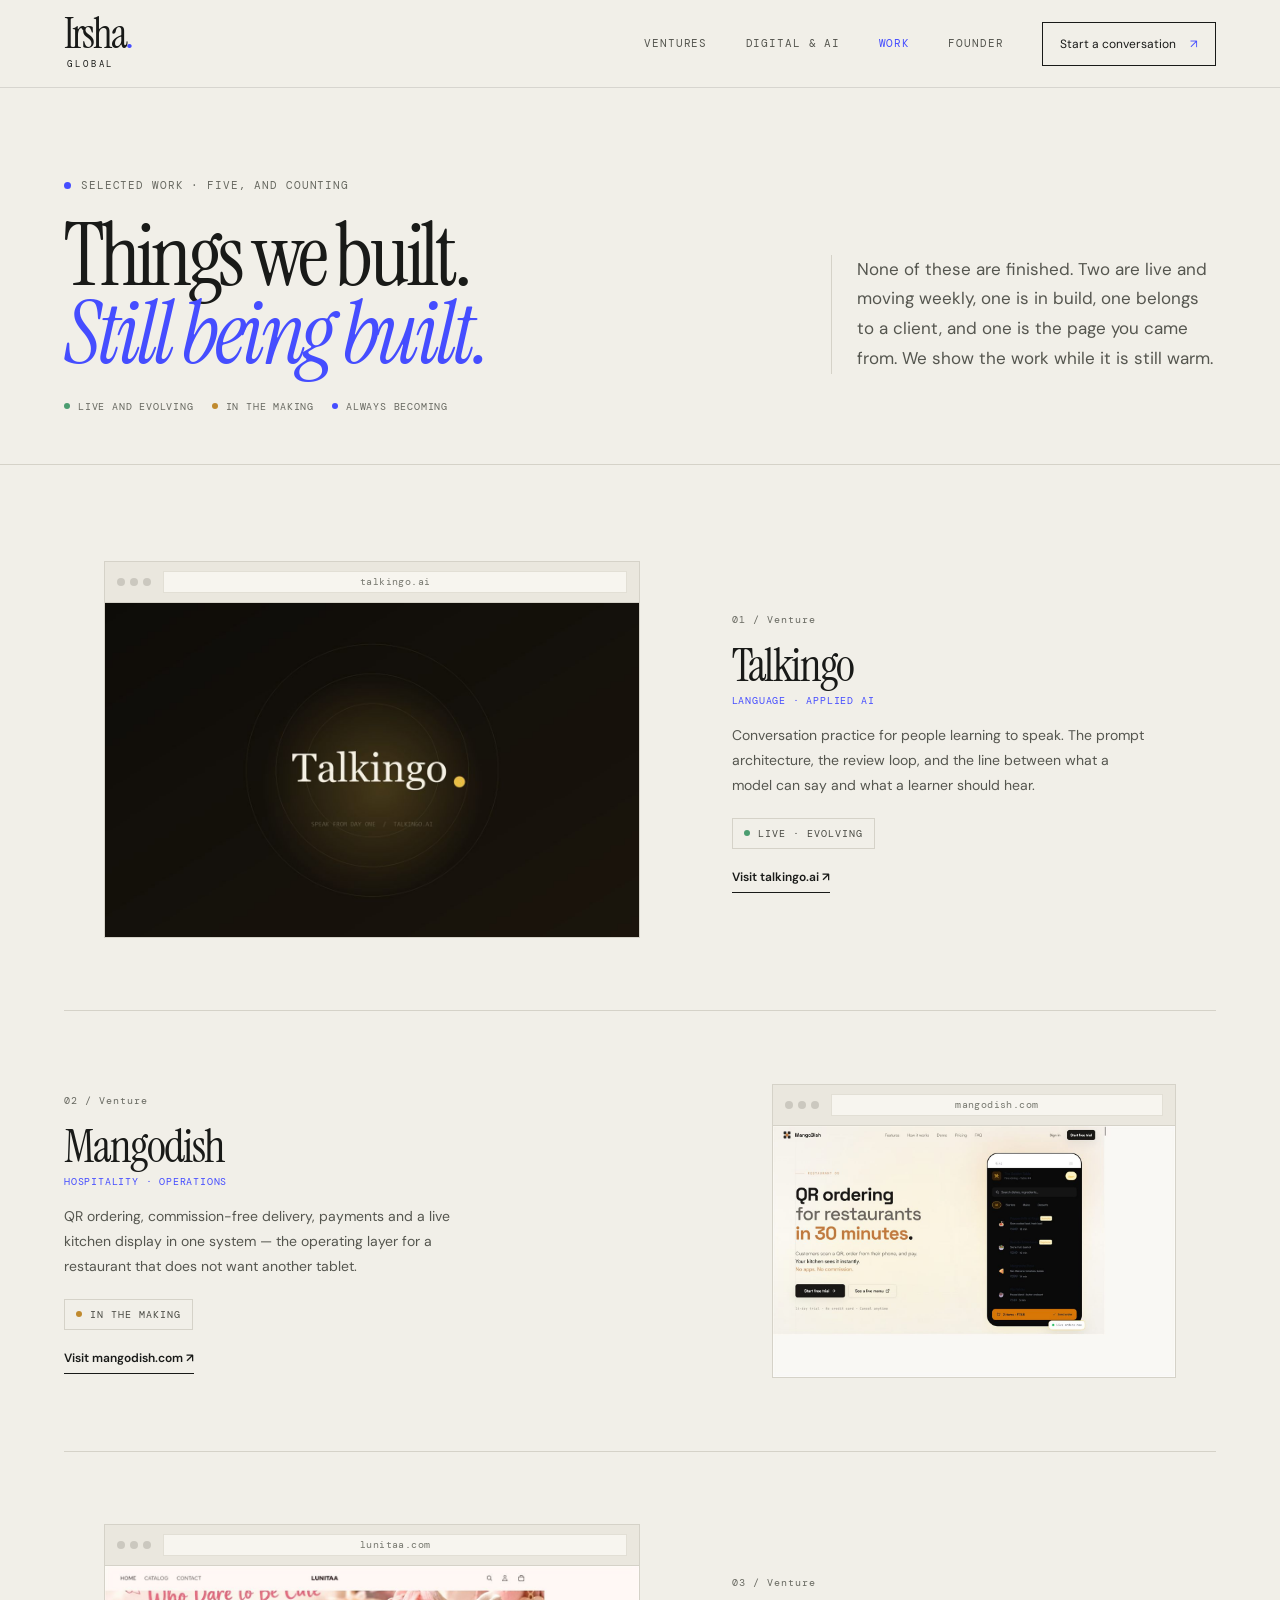
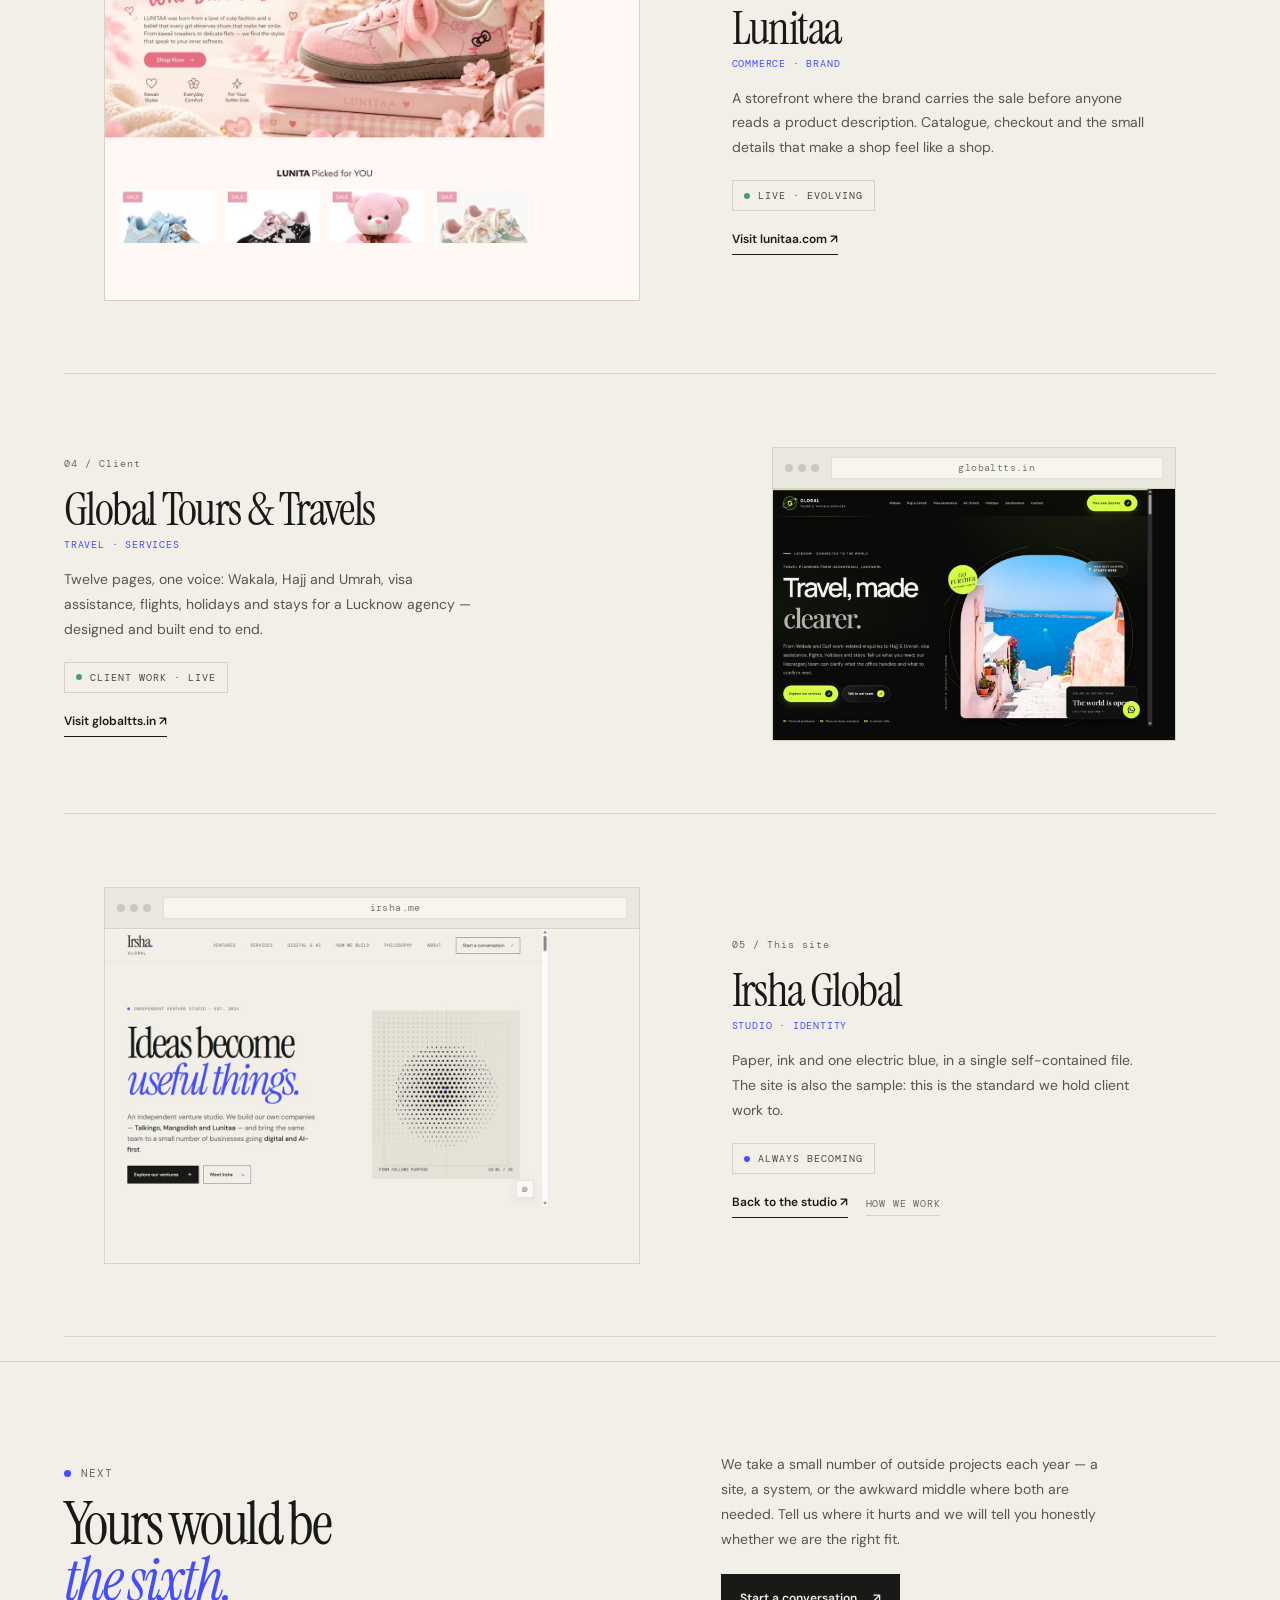
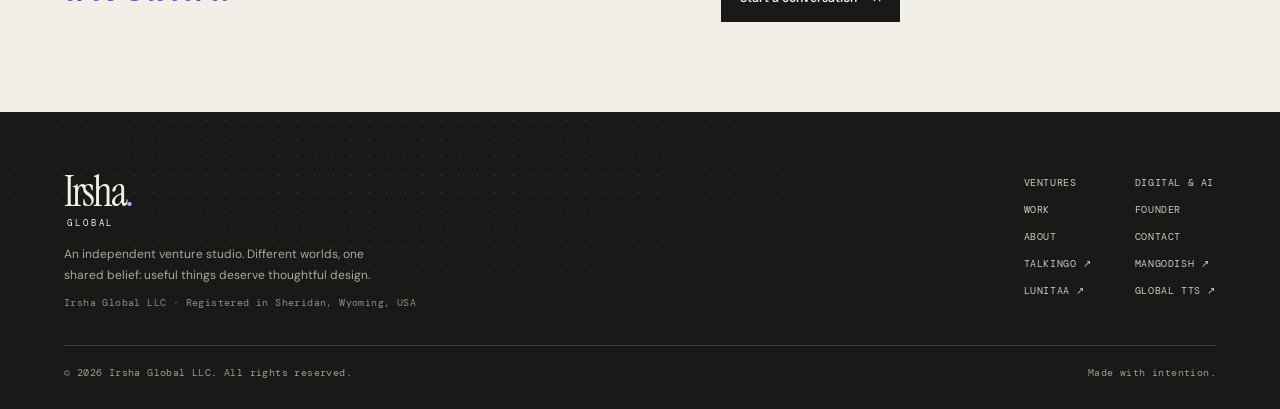
<file: work.html>
<!doctype html>
<html lang="en">
<head>
<meta charset="utf-8"><meta name="viewport" content="width=device-width,initial-scale=1">
<title>Work — ventures and client builds | Irsha Global</title>
<meta name="description" content="Selected work from Irsha Global: Talkingo, Mangodish, Lunitaa, Global Tours &amp; Travel Services and this studio site. Live sites, in build, and still becoming.">
<meta name="theme-color" content="#f1efe8">
<meta name="color-scheme" content="light">
<meta name="robots" content="index,follow,max-image-preview:large">
<meta name="author" content="Irsha Global">
<link rel="canonical" href="https://irsha.me/work.html">
<link rel="icon" type="image/svg+xml" href="assets/favicon.svg">
<link rel="apple-touch-icon" href="assets/apple-touch-icon.png">
<meta name="twitter:card" content="summary_large_image">
<meta name="twitter:title" content="Work — ventures and client builds | Irsha Global">
<meta name="twitter:description" content="Live sites, in build, and still becoming.">
<meta name="twitter:image" content="https://irsha.me/assets/og-image.png">
<meta property="og:title" content="Work — ventures and client builds | Irsha Global">
<meta property="og:description" content="Talkingo, Mangodish, Lunitaa, Global Tours &amp; Travel Services and this studio site.">
<meta property="og:type" content="website">
<meta property="og:url" content="https://irsha.me/work.html">
<meta property="og:site_name" content="Irsha Global">
<meta property="og:locale" content="en_US">
<meta property="og:image" content="https://irsha.me/assets/og-image.png">
<meta property="og:image:type" content="image/png">
<meta property="og:image:width" content="1200">
<meta property="og:image:height" content="630">
<link rel="preconnect" href="https://fonts.googleapis.com"><link rel="preconnect" href="https://fonts.gstatic.com" crossorigin>
<link href="https://fonts.googleapis.com/css2?family=DM+Mono:wght@400;500&family=DM+Sans:wght@400;500;600;700&family=Instrument+Serif:ital@0;1&display=swap" rel="stylesheet">
<style>
:root{--paper:#f1efe8;--ink:#191a18;--muted:#686961;--line:#d5d2c8;--concrete:#c8c6bd;--blue:#454dff;--white:#fbfaf6;--serif:'Instrument Serif',Georgia,serif;--sans:'DM Sans',Arial,sans-serif;--mono:'DM Mono',monospace;--gutter:clamp(22px,5vw,76px);--max:1440px}
*{box-sizing:border-box}
html{scroll-behavior:smooth;scroll-padding-top:96px}
body{margin:0;background:var(--paper);color:var(--ink);font-family:var(--sans);-webkit-font-smoothing:antialiased}
a{color:inherit;text-decoration:none}
::selection{background:var(--blue);color:#fff}
.wrap{width:min(100%,var(--max));margin:auto;padding-inline:var(--gutter)}
.mono{font:11px/1.4 var(--mono);letter-spacing:.08em;text-transform:uppercase}
.eyebrow{font:11px/1.4 var(--mono);letter-spacing:.08em;text-transform:uppercase;color:var(--muted);display:flex;align-items:center;gap:10px}
.eyebrow:before{content:'';width:7px;height:7px;background:var(--blue);border-radius:50%;display:inline-block}
.accent{color:var(--blue)}
a:focus-visible,button:focus-visible{outline:2px solid var(--blue);outline-offset:3px}
.skip-link{position:absolute;left:-9999px;top:0;z-index:60;background:var(--ink);color:var(--paper);padding:12px 18px;font:11px var(--mono);letter-spacing:.06em;text-transform:uppercase}
.skip-link:focus{left:12px;top:12px}

header{height:88px;position:sticky;top:0;z-index:40;background:rgba(241,239,232,.9);backdrop-filter:blur(16px);border-bottom:1px solid rgba(25,26,24,.12)}
.nav{height:100%;display:flex;align-items:center;justify-content:space-between;gap:30px}
.wordmark{display:inline-flex;flex-direction:column;line-height:.8}
.wordmark-main{font:42px/.78 var(--serif);letter-spacing:-.055em}
.wordmark-main .dot{color:var(--blue)}
.wordmark-sub{font:9px/1 var(--mono);letter-spacing:.32em;margin:10px 0 0 3px}
.nav-links{display:flex;align-items:center;gap:clamp(16px,3vw,42px)}
.nav-link{font:11px/1.4 var(--mono);letter-spacing:.08em;text-transform:uppercase;color:#55564f;transition:color .2s}
.nav-link:hover,.nav-link.is-active{color:var(--blue)}
.nav-cta{border:1px solid var(--ink);padding:13px 17px;display:flex;gap:14px;align-items:center;font-size:12px;transition:background .2s,color .2s}
.nav-cta:hover{background:var(--ink);color:var(--paper)}
.menu-toggle{display:none;border:1px solid var(--line);background:transparent;padding:10px;font:11px var(--mono)}

.hero{padding-block:clamp(52px,7vw,100px) clamp(30px,4vw,52px);border-bottom:1px solid var(--line)}
.hero-grid{display:grid;grid-template-columns:1.3fr .7fr;gap:clamp(26px,4vw,70px);align-items:end}
.hero h1{font:clamp(46px,6.8vw,100px)/.9 var(--serif);font-weight:400;letter-spacing:-.05em;margin:24px 0 0;max-width:14ch}
.hero h1 em{font-style:italic;color:var(--blue);font-weight:400}
.hero-lede{font-size:clamp(14px,1.4vw,17px);line-height:1.75;color:#55564f;max-width:440px;margin:0;border-left:1px solid var(--line);padding-left:clamp(16px,2vw,26px)}
.legend{display:flex;flex-wrap:wrap;gap:18px;margin-top:26px;color:var(--muted)}
.legend span{display:inline-flex;align-items:center;gap:8px;font:10px var(--mono);letter-spacing:.08em;text-transform:uppercase}
.legend i{width:6px;height:6px;border-radius:50%;background:var(--blue);display:block}
.legend .l-live i{background:#4b9d70}
.legend .l-build i{background:#c08a2e}

.work{padding-block:clamp(10px,2vw,24px)}
.proj{display:grid;grid-template-columns:1.12fr .88fr;gap:clamp(22px,4vw,64px);align-items:center;padding-block:clamp(30px,4.4vw,58px);border-bottom:1px solid var(--line)}
.proj:nth-child(even) .win{order:2}
.proj:nth-child(even) .proj-copy{order:1}
.proj-copy .idx{font:10px var(--mono);letter-spacing:.1em;color:var(--muted)}
.proj-copy h2{font:clamp(30px,3.6vw,48px)/1 var(--serif);font-weight:400;letter-spacing:-.035em;margin:14px 0 6px}
.proj-copy .kind{font:10px var(--mono);letter-spacing:.08em;text-transform:uppercase;color:var(--blue);display:block;margin-bottom:16px}
.proj-copy p{font-size:14px;line-height:1.78;color:#55564f;max-width:420px;margin:0 0 20px}
.status{display:inline-flex;align-items:center;gap:8px;font:10px var(--mono);letter-spacing:.1em;text-transform:uppercase;color:#4a4b44;border:1px solid var(--line);padding:8px 11px;margin-bottom:20px}
.status:before{content:'';width:6px;height:6px;border-radius:50%;background:var(--blue)}
.status.is-live:before{background:#4b9d70;box-shadow:0 0 0 0 #4b9d7059;animation:beat 3s ease-out infinite}
.status.is-build:before{background:#c08a2e;animation:beat 2.2s ease-out infinite}
@keyframes beat{0%{box-shadow:0 0 0 0 currentColor;opacity:1}70%{box-shadow:0 0 0 6px transparent;opacity:.85}100%{box-shadow:0 0 0 0 transparent}}
.proj-links{display:flex;flex-wrap:wrap;gap:18px;align-items:center}
.visit{display:inline-flex;align-items:center;gap:12px;font-size:12px;font-weight:600;border-bottom:1px solid var(--ink);padding-bottom:7px}
.visit:hover{color:var(--blue);border-color:var(--blue)}
.quiet{font:10px var(--mono);letter-spacing:.08em;text-transform:uppercase;color:var(--muted);border-bottom:1px solid var(--line);padding-bottom:5px}
.quiet:hover{color:var(--blue);border-color:var(--blue)}

.win{position:relative;border:1px solid var(--line);background:var(--white);overflow:hidden;transition:transform .6s cubic-bezier(.2,.7,.2,1),box-shadow .6s}
.win:hover{transform:translateY(-4px);box-shadow:0 30px 60px -34px rgba(25,26,24,.5)}
.win-bar{display:flex;align-items:center;gap:12px;padding:9px 12px;border-bottom:1px solid var(--line);background:#eae7de}
.win-dots{display:flex;gap:5px;flex:none}
.win-dots i{width:8px;height:8px;border-radius:50%;background:#cbc8bf;display:block}
.win-url{flex:1;font:10px/1 var(--mono);letter-spacing:.04em;color:#77786f;background:#f7f5ef;border:1px solid #e2dfd5;padding:5px 9px;text-align:center;white-space:nowrap;overflow:hidden;text-overflow:ellipsis}
.win-shot{display:block;width:100%;height:auto;aspect-ratio:16/10;object-fit:cover;object-position:top center;background:#e4e1d7}
.win--app .win-shot{object-position:center}

.close{padding-block:clamp(56px,7vw,96px);border-top:1px solid var(--line);display:grid;grid-template-columns:1.1fr .9fr;gap:clamp(24px,4vw,60px);align-items:center}
.close h2{font:clamp(34px,4.6vw,66px)/.94 var(--serif);font-weight:400;letter-spacing:-.045em;margin:16px 0 0}
.close h2 em{font-style:italic;color:var(--blue)}
.close p{font-size:14px;line-height:1.8;color:#55564f;max-width:380px;margin:0 0 22px}
.btn{display:inline-flex;align-items:center;gap:16px;padding:15px 18px;font-size:12px;font-weight:600;border:1px solid var(--ink);background:var(--ink);color:var(--paper);transition:background .2s,border-color .2s,transform .2s}
.btn:hover{background:var(--blue);border-color:var(--blue);transform:translateY(-2px)}

footer{background:#191a18;color:var(--paper);padding:clamp(40px,5vw,64px) 0 30px;position:relative;overflow:hidden}
footer:before{content:'';position:absolute;inset:0;pointer-events:none;background-image:radial-gradient(circle,#fff 1px,transparent 1.2px);background-size:18px 18px;opacity:.06;mask-image:radial-gradient(ellipse at 30% 20%,#000 0%,transparent 72%);-webkit-mask-image:radial-gradient(ellipse at 30% 20%,#000 0%,transparent 72%)}
.foot-in{position:relative;z-index:2;display:flex;justify-content:space-between;gap:40px;flex-wrap:wrap;align-items:flex-start}
.foot-note{font-size:12px;line-height:1.75;color:#a9a9a0;max-width:330px;margin:16px 0 0}
.foot-legal{font:10px var(--mono);letter-spacing:.04em;color:#8d8d84;margin:10px 0 0}
.foot-links{display:grid;grid-template-columns:repeat(2,minmax(0,1fr));gap:14px 30px}
.foot-links a{font:10px var(--mono);text-transform:uppercase;letter-spacing:.06em;color:#cbcbc3}
.foot-links a:hover{color:#fff}
.foot-copy{position:relative;z-index:2;display:flex;justify-content:space-between;gap:20px;flex-wrap:wrap;border-top:1px solid #ffffff26;margin-top:36px;padding-top:20px;font:10px var(--mono);letter-spacing:.04em;color:#9c9c93}

.reveal{opacity:0;transform:translateY(16px);transition:opacity .7s ease,transform .7s cubic-bezier(.2,.7,.2,1)}
.reveal.visible{opacity:1;transform:none}

@media(max-width:900px){
  .hero-grid{grid-template-columns:1fr;gap:24px}
  .hero-lede{border-left:0;padding-left:0}
  .proj{grid-template-columns:1fr;gap:22px}
  .proj:nth-child(even) .win,.proj:nth-child(even) .proj-copy{order:0}
  .close{grid-template-columns:1fr}
}
@media(max-width:640px){
  header{height:76px}
  .nav-links{display:none;position:absolute;left:0;right:0;top:75px;padding:24px var(--gutter) 28px;background:var(--paper);border-bottom:1px solid var(--line);flex-direction:column;align-items:stretch;gap:20px}
  .nav-links.open{display:flex}
  .menu-toggle{display:block}
  .foot-in{flex-direction:column}
}
@media(prefers-reduced-motion:reduce){html{scroll-behavior:auto}*,*:before,*:after{animation:none!important;transition:none!important}.reveal{opacity:1;transform:none}}
</style>
<script type="application/ld+json">{"@context":"https://schema.org","@graph":[{"@type":"Organization","@id":"https://irsha.me/#organization","name":"Irsha Global","legalName":"Irsha Global LLC","url":"https://irsha.me/"},{"@type":"CollectionPage","@id":"https://irsha.me/work.html#page","url":"https://irsha.me/work.html","name":"Work — ventures and client builds","isPartOf":{"@id":"https://irsha.me/#website"},"about":{"@id":"https://irsha.me/#organization"},"inLanguage":"en"},{"@type":"ItemList","name":"Selected work","itemListElement":[{"@type":"ListItem","position":1,"name":"Talkingo","url":"https://talkingo.ai"},{"@type":"ListItem","position":2,"name":"Mangodish","url":"https://mangodish.com"},{"@type":"ListItem","position":3,"name":"Lunitaa","url":"https://lunitaa.com"},{"@type":"ListItem","position":4,"name":"Global Tours & Travel Services","url":"https://globaltts.in"},{"@type":"ListItem","position":5,"name":"Irsha Global","url":"https://irsha.me"}]}]}</script>
</head>
<body>
<a class="skip-link" href="#main">Skip to content</a>

<header><div class="wrap nav">
  <a class="wordmark" href="index.html" aria-label="Irsha Global home"><span class="wordmark-main">Irsha<span class="dot">.</span></span><span class="wordmark-sub">GLOBAL</span></a>
  <nav class="nav-links" id="navLinks" aria-label="Main navigation">
    <a class="nav-link" href="index.html#ventures">Ventures</a>
    <a class="nav-link" href="digital.html">Digital &amp; AI</a>
    <a class="nav-link is-active" href="work.html" aria-current="page">Work</a>
    <a class="nav-link" href="qadri.html">Founder</a>
    <a class="nav-cta" href="index.html#contact">Start a conversation <span class="accent">↗</span></a>
  </nav>
  <button class="menu-toggle" id="menuToggle" aria-expanded="false" aria-controls="navLinks">MENU +</button>
</div></header>

<main id="main">

<section class="wrap hero">
  <div class="hero-grid">
    <div>
      <div class="eyebrow">Selected work &middot; five, and counting</div>
      <h1>Things we built.<br><em>Still being built.</em></h1>
    </div>
    <p class="hero-lede">None of these are finished. Two are live and moving weekly, one is in build, one belongs to a client, and one is the page you came from. We show the work while it is still warm.</p>
  </div>
  <div class="legend">
    <span class="l-live"><i></i>Live and evolving</span>
    <span class="l-build"><i></i>In the making</span>
    <span><i></i>Always becoming</span>
  </div>
</section>

<section class="wrap work">

  <article class="proj reveal">
    <figure class="win">
      <div class="win-bar"><span class="win-dots"><i></i><i></i><i></i></span><span class="win-url">talkingo.ai</span></div>
      <img class="win-shot" src="assets/work/talkingo.jpg" alt="Talkingo website" width="1200" height="750" loading="lazy" decoding="async">
    </figure>
    <div class="proj-copy">
      <span class="idx">01 / Venture</span>
      <h2>Talkingo</h2>
      <span class="kind">Language &middot; applied AI</span>
      <p>Conversation practice for people learning to speak. The prompt architecture, the review loop, and the line between what a model can say and what a learner should hear.</p>
      <span class="status is-live">Live &middot; evolving</span>
      <div class="proj-links"><a class="visit" href="https://talkingo.ai" target="_blank" rel="noopener noreferrer">Visit talkingo.ai ↗</a></div>
    </div>
  </article>

  <article class="proj reveal">
    <figure class="win">
      <div class="win-bar"><span class="win-dots"><i></i><i></i><i></i></span><span class="win-url">mangodish.com</span></div>
      <img class="win-shot" src="assets/work/mangodish.jpg" alt="Mangodish website" width="1200" height="750" loading="lazy" decoding="async">
    </figure>
    <div class="proj-copy">
      <span class="idx">02 / Venture</span>
      <h2>Mangodish</h2>
      <span class="kind">Hospitality &middot; operations</span>
      <p>QR ordering, commission-free delivery, payments and a live kitchen display in one system — the operating layer for a restaurant that does not want another tablet.</p>
      <span class="status is-build">In the making</span>
      <div class="proj-links"><a class="visit" href="https://mangodish.com" target="_blank" rel="noopener noreferrer">Visit mangodish.com ↗</a></div>
    </div>
  </article>

  <article class="proj reveal">
    <figure class="win">
      <div class="win-bar"><span class="win-dots"><i></i><i></i><i></i></span><span class="win-url">lunitaa.com</span></div>
      <img class="win-shot" src="assets/work/lunitaa.jpg" alt="Lunitaa website" width="1200" height="750" loading="lazy" decoding="async">
    </figure>
    <div class="proj-copy">
      <span class="idx">03 / Venture</span>
      <h2>Lunitaa</h2>
      <span class="kind">Commerce &middot; brand</span>
      <p>A storefront where the brand carries the sale before anyone reads a product description. Catalogue, checkout and the small details that make a shop feel like a shop.</p>
      <span class="status is-live">Live &middot; evolving</span>
      <div class="proj-links"><a class="visit" href="https://lunitaa.com" target="_blank" rel="noopener noreferrer">Visit lunitaa.com ↗</a></div>
    </div>
  </article>

  <article class="proj reveal">
    <figure class="win">
      <div class="win-bar"><span class="win-dots"><i></i><i></i><i></i></span><span class="win-url">globaltts.in</span></div>
      <img class="win-shot" src="assets/work/globaltts.jpg" alt="Global Tours and Travel Services website" width="1200" height="750" loading="lazy" decoding="async">
    </figure>
    <div class="proj-copy">
      <span class="idx">04 / Client</span>
      <h2>Global Tours &amp; Travels</h2>
      <span class="kind">Travel &middot; services</span>
      <p>Twelve pages, one voice: Wakala, Hajj and Umrah, visa assistance, flights, holidays and stays for a Lucknow agency — designed and built end to end.</p>
      <span class="status is-live">Client work &middot; live</span>
      <div class="proj-links"><a class="visit" href="https://globaltts.in" target="_blank" rel="noopener noreferrer">Visit globaltts.in ↗</a></div>
    </div>
  </article>

  <article class="proj reveal">
    <figure class="win">
      <div class="win-bar"><span class="win-dots"><i></i><i></i><i></i></span><span class="win-url">irsha.me</span></div>
      <img class="win-shot" src="assets/work/irsha.jpg" alt="Irsha Global website" width="1200" height="750" loading="lazy" decoding="async">
    </figure>
    <div class="proj-copy">
      <span class="idx">05 / This site</span>
      <h2>Irsha Global</h2>
      <span class="kind">Studio &middot; identity</span>
      <p>Paper, ink and one electric blue, in a single self-contained file. The site is also the sample: this is the standard we hold client work to.</p>
      <span class="status">Always becoming</span>
      <div class="proj-links"><a class="visit" href="index.html">Back to the studio ↗</a><a class="quiet" href="digital.html">How we work</a></div>
    </div>
  </article>

</section>

<section class="wrap close">
  <div>
    <div class="eyebrow">Next</div>
    <h2>Yours would be<br><em>the sixth.</em></h2>
  </div>
  <div>
    <p>We take a small number of outside projects each year — a site, a system, or the awkward middle where both are needed. Tell us where it hurts and we will tell you honestly whether we are the right fit.</p>
    <a class="btn" href="index.html#contact">Start a conversation <span aria-hidden="true">↗</span></a>
  </div>
</section>

</main>

<footer><div class="wrap">
  <div class="foot-in">
    <div>
      <a class="wordmark" href="index.html"><span class="wordmark-main">Irsha<span class="dot" style="color:#a9aeff">.</span></span><span class="wordmark-sub">GLOBAL</span></a>
      <p class="foot-note">An independent venture studio. Different worlds, one shared belief: useful things deserve thoughtful design.</p>
      <p class="foot-legal">Irsha Global LLC &middot; Registered in Sheridan, Wyoming, USA</p>
    </div>
    <nav class="foot-links" aria-label="Footer">
      <a href="index.html#ventures">Ventures</a><a href="digital.html">Digital &amp; AI</a>
      <a href="work.html">Work</a><a href="qadri.html">Founder</a>
      <a href="index.html#about">About</a><a href="index.html#contact">Contact</a>
      <a href="https://talkingo.ai" target="_blank" rel="noopener">Talkingo ↗</a><a href="https://mangodish.com" target="_blank" rel="noopener">Mangodish ↗</a>
      <a href="https://lunitaa.com" target="_blank" rel="noopener">Lunitaa ↗</a><a href="https://globaltts.in" target="_blank" rel="noopener">Global TTS ↗</a>
    </nav>
  </div>
  <div class="foot-copy"><span>© <span id="year">2026</span> Irsha Global LLC. All rights reserved.</span><span>Made with intention.</span></div>
</div></footer>

<script>
document.getElementById('year').textContent=new Date().getFullYear();
(function(){
  const t=document.getElementById('menuToggle'),n=document.getElementById('navLinks');
  if(t&&n){t.addEventListener('click',()=>{const o=n.classList.toggle('open');t.setAttribute('aria-expanded',String(o));t.textContent=o?'CLOSE −':'MENU +'});
    n.querySelectorAll('a').forEach(a=>a.addEventListener('click',()=>{n.classList.remove('open');t.setAttribute('aria-expanded','false');t.textContent='MENU +'}));}
  const obs=new IntersectionObserver(es=>es.forEach(e=>{if(e.isIntersecting){e.target.classList.add('visible');obs.unobserve(e.target)}}),{threshold:.1});
  document.querySelectorAll('.reveal').forEach(el=>obs.observe(el));
})();
</script>
</body>
</html>
</file>
<file: assets/qadri-tokens.css>
/* Hallmark · tokens · qadri.irsha.me
 * Theme: Paper & Ink (studied family DNA from irsha.me — matte paper, one blue, hairline rules)
 * paper band: light · display style: classical-serif (Instrument Serif, upright) · accent hue: cool (272)
 */

:root {
  /* ── Colour ───────────────────────────────────────────── */
  --color-paper:          oklch(94.8% 0.011 90);
  --color-paper-raised:   oklch(97.6% 0.007 90);
  --color-paper-sunk:     oklch(91.2% 0.013 90);
  --color-ink:            oklch(21.5% 0.006 130);
  --color-ink-2:          oklch(34% 0.008 120);
  --color-body:           oklch(41% 0.009 110);
  --color-muted:          oklch(47% 0.010 108);
  --color-line:           oklch(85.5% 0.013 90);
  --color-line-strong:    oklch(72% 0.012 90);
  --color-accent:         oklch(52% 0.255 272);
  --color-accent-deep:    oklch(44% 0.245 272);
  --color-accent-wash:    oklch(52% 0.255 272 / 0.07);
  --color-accent-edge:    oklch(52% 0.255 272 / 0.45);
  --color-accent-halo:    oklch(52% 0.255 272 / 0.16);
  --color-accent-veil:    oklch(52% 0.255 272 / 0.10);
  --color-alert:          oklch(47% 0.185 27);
  --color-plate-tint:     oklch(52% 0.255 272 / 0.18);
  --color-glow:           oklch(100% 0 0 / 0.22);

  --color-invert-paper:   oklch(96% 0.006 90);
  --color-invert-body:    oklch(88% 0.010 90);
  --color-invert-muted:   oklch(80% 0.012 90);
  --color-invert-line:    oklch(100% 0 0 / 0.22);
  --color-invert-accent:  oklch(84% 0.105 275);

  /* Footer — indigo field from irsha.me/digital */
  --color-footer-1:       oklch(50% 0.245 274);
  --color-footer-2:       oklch(40% 0.230 275);
  --color-footer-3:       oklch(30% 0.205 273);
  --color-footer-4:       oklch(25% 0.175 275);
  --grad-footer: radial-gradient(120% 100% at 14% 0%, var(--color-footer-1) 0%, var(--color-footer-2) 34%, var(--color-footer-3) 74%, var(--color-footer-4) 100%);
  --color-watermark:      oklch(96% 0.006 90 / 0.07);
  --color-watermark-accent: oklch(78% 0.12 276 / 0.55);

  --color-paper-glass:    oklch(94.8% 0.011 90 / 0.82);

  /* ── Type ─────────────────────────────────────────────── */
  --font-display: 'Instrument Serif', 'Iowan Old Style', 'Palatino Linotype', Georgia, serif;
  --font-body:    'DM Sans', 'Segoe UI', system-ui, -apple-system, sans-serif;
  --font-mono:    'DM Mono', ui-monospace, 'SFMono-Regular', Consolas, monospace;
  --font-arabic:  'Amiri', 'Noto Naskh Arabic', 'Traditional Arabic', serif;

  --text-2xs:  10px;
  --text-xs:   11.5px;
  --text-sm:   13px;
  --text-base: 15.5px;
  --text-md:   17.5px;
  --text-lg:   21px;
  --text-xl:   clamp(25px, 2.4vw, 31px);
  --text-2xl:  clamp(31px, 3.6vw, 44px);
  --text-3xl:  clamp(38px, 4.8vw, 58px);
  --text-display-s: clamp(44px, 6.4vw, 76px);
  --text-display:   clamp(54px, 9vw, 118px);
  --text-display-l: clamp(62px, 12.5vw, 172px);

  --leading-tight: 0.94;
  --leading-snug:  1.22;
  --leading-body:  1.72;
  --tracking-tight: -0.028em;
  --tracking-display: -0.045em;
  --tracking-wide: 0.14em;

  /* ── Space (4pt scale) ────────────────────────────────── */
  --space-1: 4px;
  --space-2: 8px;
  --space-3: 12px;
  --space-4: 16px;
  --space-5: 24px;
  --space-6: 32px;
  --space-7: 48px;
  --space-8: 64px;
  --space-9: 96px;
  --space-10: 128px;
  --space-11: 176px;

  --gutter: clamp(20px, 5vw, 72px);
  --shell: 1320px;
  --measure: 60ch;

  /* ── Motion ───────────────────────────────────────────── */
  --dur-fast: 140ms;
  --dur-base: 240ms;
  --dur-slow: 460ms;
  --ease-out: cubic-bezier(0.2, 0.7, 0.2, 1);
  --ease-in: cubic-bezier(0.4, 0, 1, 1);
  --ease-in-out: cubic-bezier(0.6, 0, 0.2, 1);

  /* ── Rules & radii ────────────────────────────────────── */
  --rule-hair: 1px;
  --rule-focus: 2px;
  --radius-none: 0px;
  --radius-sm: 2px;

  --shadow-lift: 0 18px 48px oklch(21.5% 0.006 130 / 0.08);
  --shadow-plate: 0 30px 70px oklch(21.5% 0.006 130 / 0.10);

  /* ── Surfaces ─────────────────────────────────────────── */
  --grad-paper:
    radial-gradient(1100px 600px at 74% -8%, oklch(52% 0.255 272 / 0.05), transparent 68%),
    radial-gradient(820px 520px at 4% 8%, oklch(100% 0 0 / 0.6), transparent 62%);
  --grad-plate:
    radial-gradient(70% 70% at 50% 42%, oklch(52% 0.255 272 / 0.07), transparent 72%);
  --noise: url("data:image/svg+xml,%3Csvg xmlns='http://www.w3.org/2000/svg' width='160' height='160'%3E%3Cfilter id='n'%3E%3CfeTurbulence type='fractalNoise' baseFrequency='0.9' numOctaves='3' stitchTiles='stitch'/%3E%3C/filter%3E%3Crect width='100%25' height='100%25' filter='url(%23n)' opacity='0.55'/%3E%3C/svg%3E");

  --dur-reveal: 760ms;
}
</file>
